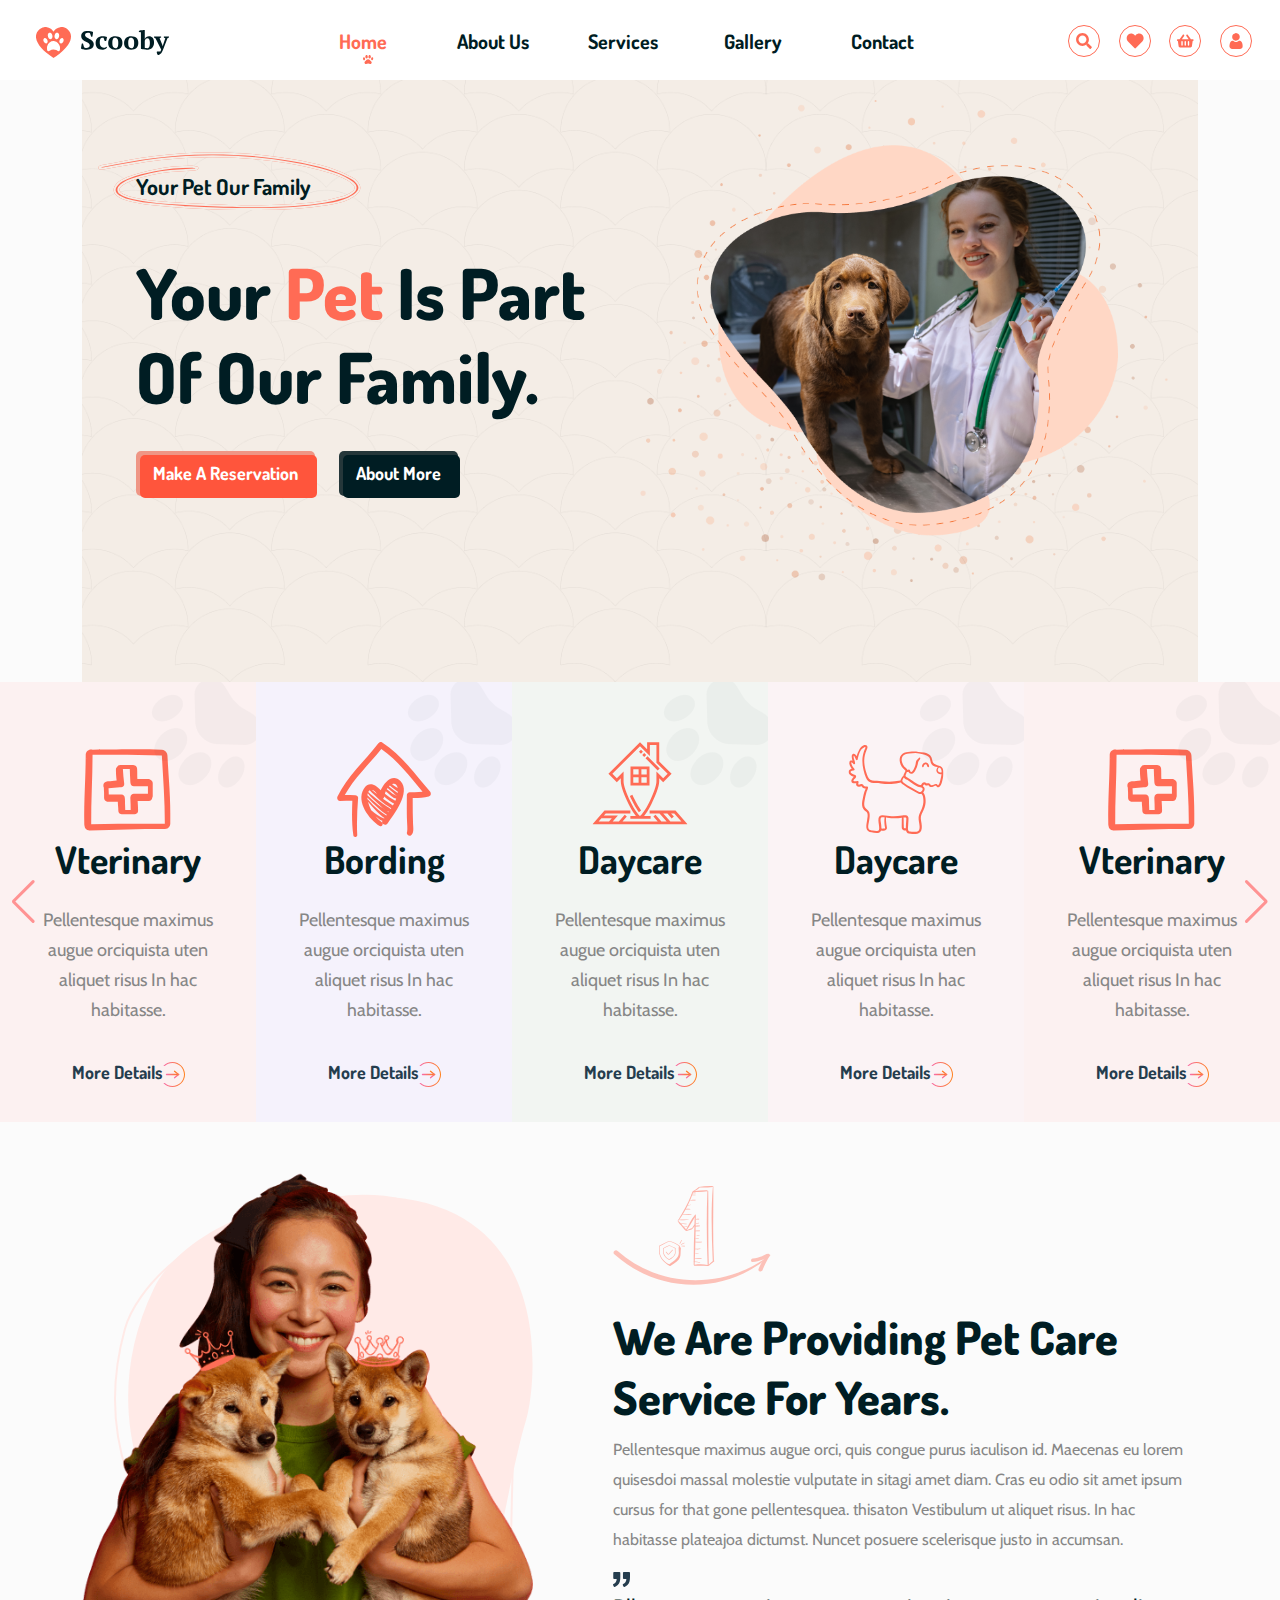
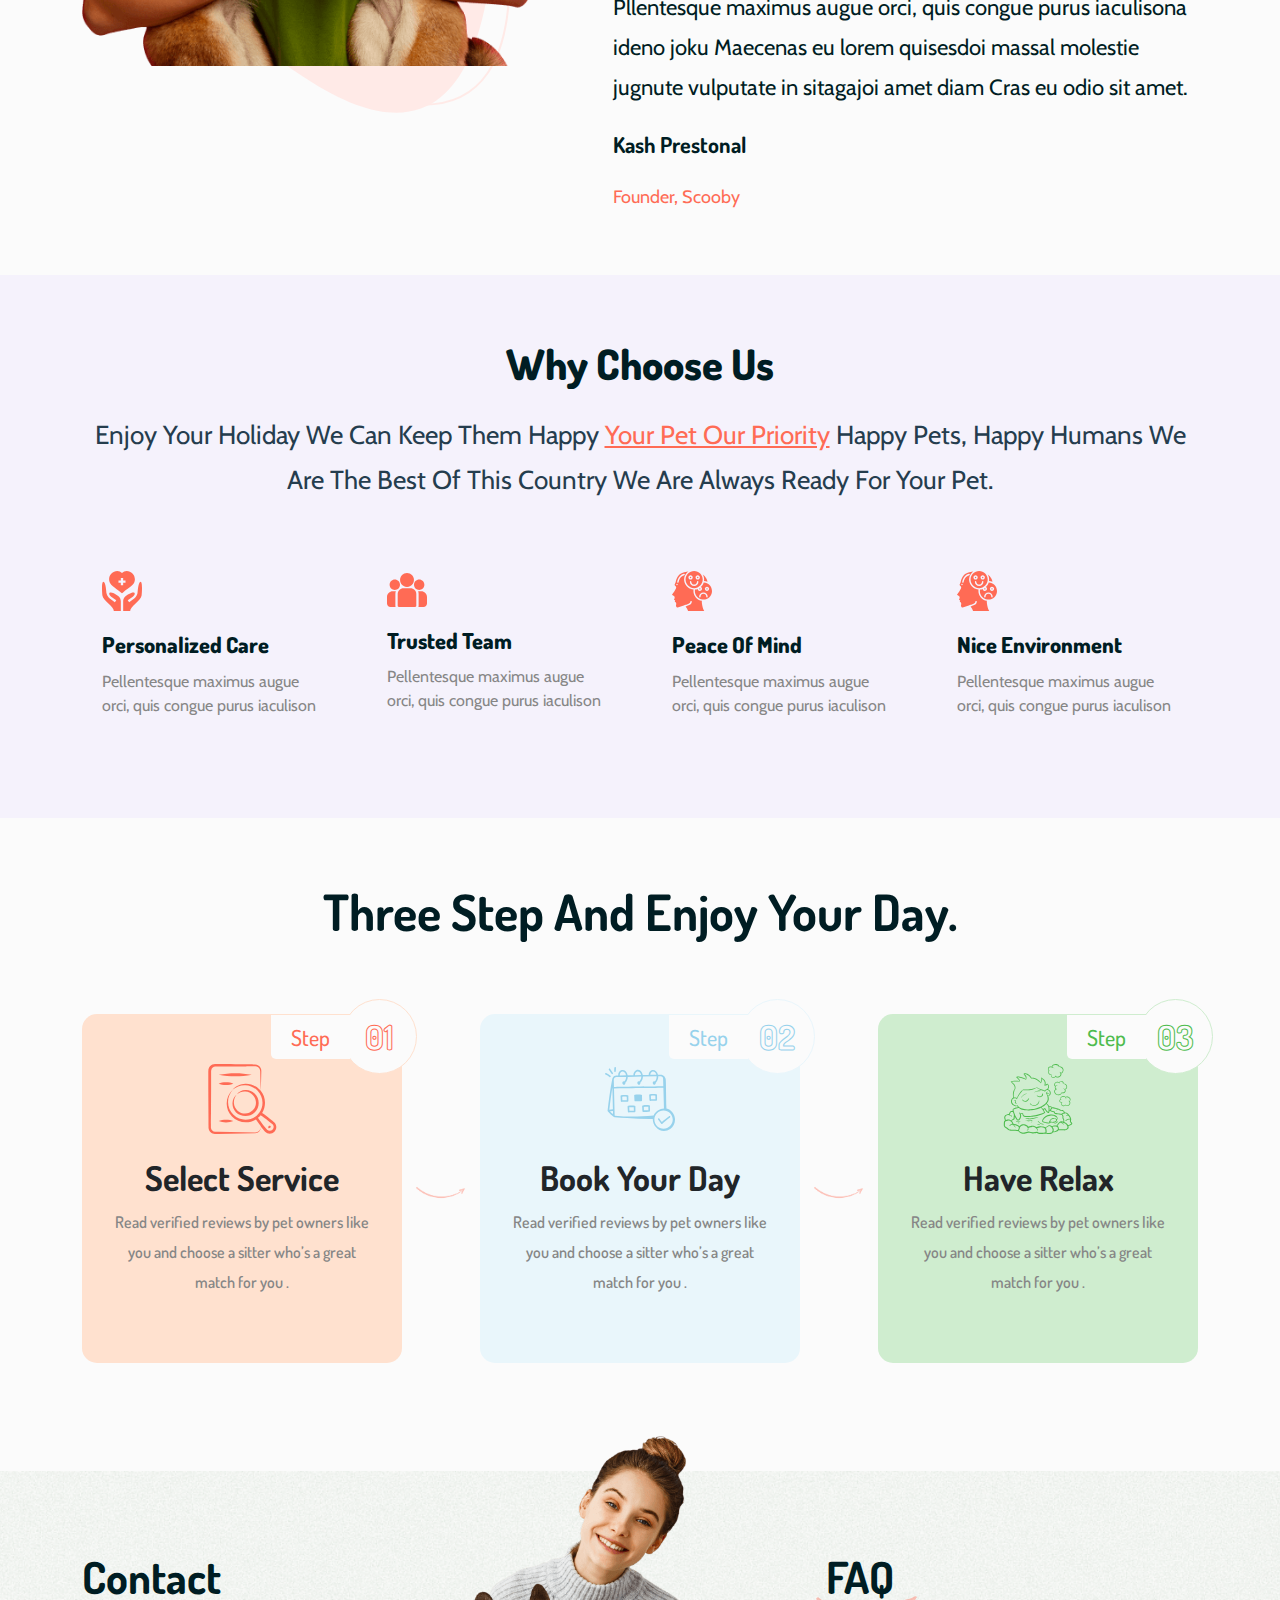
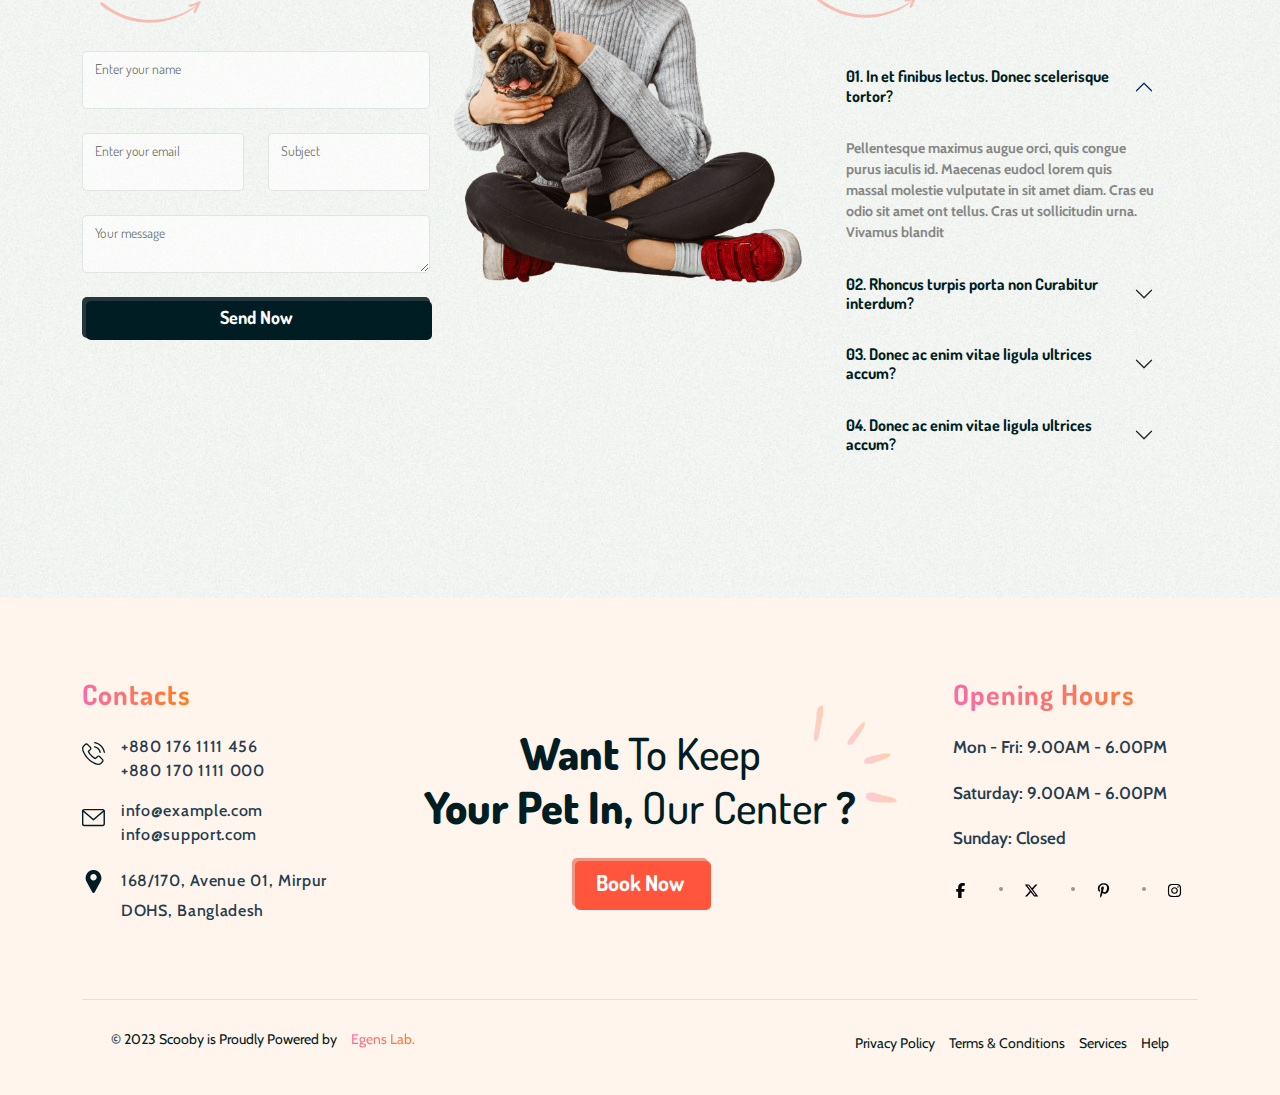
<file: index.html>
<!DOCTYPE html>
<html lang="en">
<head>
    <meta charset="UTF-8">
    <meta name="viewport" content="width=device-width, initial-scale=1.0">
    <title>Home</title>
    <link rel="stylesheet" href="https://cdnjs.cloudflare.com/ajax/libs/font-awesome/6.0.0-beta3/css/all.min.css">
    <link href="https://cdn.jsdelivr.net/npm/bootstrap@5.3.3/dist/css/bootstrap.min.css" rel="stylesheet" integrity="sha384-QWTKZyjpPEjISv5WaRU9OFeRpok6YctnYmDr5pNlyT2bRjXh0JMhjY6hW+ALEwIH" crossorigin="anonymous">
    <link rel="stylesheet" href="https://cdn.jsdelivr.net/npm/swiper@11/swiper-bundle.min.css"/>
    <link rel="stylesheet" href="./assets/css/main.css"/>
</head>
<body>
   <header class="header fixed-top bg-white p-3 w-100" >
        <div class="container-fluid" >
          <div class="row-customized mb-2" >
            <div class="logo p-2">
                <a href="./index.html">
                    <img src="./assets/images/public/logo.svg" alt="logo" title="logo" />
                </a>
            </div>
            <nav class="nav">
          <ul class="row-customized m-0 p-0">
                <li class="active">
                  <a href="./index.html" class="active">Home</a>
                </li>
                <li>
                  <a href="./about.html">About Us</a>
                </li>
                <li>
                  <a href="./services.html">Services</a>
                </li>
                <li>
                    <a href="./gallery.html">Gallery</a>
                </li>
                <li>
                  <a href="./contact.html">Contact</a>
                </li>
              </ul>
            </nav>
            <div class="menu">
              <i class="fa-solid fa-bars" style="color: #000517;"></i>
             </div>
           <div class="header-btns row-customized">
            
              <a class="search-btn" href="#">
                <svg width="18" height="18" viewBox="0 0 15 15" xmlns="http://www.w3.org/2000/svg">
                    <path d="M13.8914 12.3212L11.3164 9.74312C11.1877 9.63999 11.0332 9.56265 10.8787 9.56265H10.4667C11.1619 8.6603 11.5997 7.52593 11.5997 6.26265C11.5997 3.32358 9.1792 0.900146 6.2437 0.900146C3.28245 0.900146 0.887695 3.32358 0.887695 6.26265C0.887695 9.22749 3.28245 11.6251 6.2437 11.6251C7.4797 11.6251 8.6127 11.2126 9.5397 10.4908V10.9291C9.5397 11.0837 9.5912 11.2384 9.71995 11.3673L12.2692 13.9197C12.5267 14.1775 12.9129 14.1775 13.1447 13.9197L13.8657 13.1978C14.1232 12.9658 14.1232 12.5791 13.8914 12.3212ZM6.2437 9.56265C4.41545 9.56265 2.9477 8.09312 2.9477 6.26265C2.9477 4.45796 4.41545 2.96265 6.2437 2.96265C8.0462 2.96265 9.5397 4.45796 9.5397 6.26265C9.5397 8.09312 8.0462 9.56265 6.2437 9.56265Z"></path>
                </svg>
              </a>
              <a class="fav-btn" href="#">
                <svg width="18" height="18" viewBox="0 0 14 13" xmlns="http://www.w3.org/2000/svg">
                    <path d="M12.4147 1.51371C11.0037 0.302997 8.92573 0.534835 7.61736 1.87434L7.12993 2.38954L6.61684 1.87434C5.33413 0.534835 3.23047 0.302997 1.81948 1.51371C0.203258 2.90473 0.126295 5.37767 1.56294 6.87174L6.53988 12.0237C6.84773 12.3586 7.38647 12.3586 7.69433 12.0237L12.6713 6.87174C14.1079 5.37767 14.0309 2.90473 12.4147 1.51371Z"></path>
                    </svg>
              </a>
              <a class="cart-btn" href="#">
                <svg width="18" height="18" viewBox="0 0 16 13" xmlns="http://www.w3.org/2000/svg">
                    <path d="M15.6365 5.46266C15.6365 5.12721 15.3541 4.84336 15.0202 4.84336H13.274L10.5262 1.07601C10.2694 0.688956 9.75576 0.611544 9.39624 0.895386C9.01104 1.15342 8.934 1.6695 9.21648 2.03075L11.2452 4.84336H5.21036L7.2391 2.03075C7.52158 1.6695 7.44454 1.15342 7.05934 0.895386C6.69982 0.611544 6.18621 0.688956 5.92941 1.07601L3.18163 4.84336H1.46105C1.10153 4.84336 0.844727 5.12721 0.844727 5.46266V5.87552C0.844727 6.23677 1.10153 6.49481 1.46105 6.49481H1.66649L2.33418 11.2169C2.41122 11.8362 2.92482 12.2749 3.54115 12.2749H12.9144C13.5308 12.2749 14.0444 11.8362 14.1214 11.2169L14.8148 6.49481H15.0202C15.3541 6.49481 15.6365 6.23677 15.6365 5.87552V5.46266ZM8.85696 10.0041C8.85696 10.3654 8.57447 10.6234 8.24063 10.6234C7.88111 10.6234 7.6243 10.3654 7.6243 10.0041V7.1141C7.6243 6.77865 7.88111 6.49481 8.24063 6.49481C8.57447 6.49481 8.85696 6.77865 8.85696 7.1141V10.0041ZM11.7331 10.0041C11.7331 10.3654 11.4507 10.6234 11.1168 10.6234C10.7573 10.6234 10.5005 10.3654 10.5005 10.0041V7.1141C10.5005 6.77865 10.7573 6.49481 11.1168 6.49481C11.4507 6.49481 11.7331 6.77865 11.7331 7.1141V10.0041ZM5.98077 10.0041C5.98077 10.3654 5.69829 10.6234 5.36445 10.6234C5.00492 10.6234 4.74812 10.3654 4.74812 10.0041V7.1141C4.74812 6.77865 5.00492 6.49481 5.36445 6.49481C5.69829 6.49481 5.98077 6.77865 5.98077 7.1141V10.0041Z"></path>
                </svg>
              </a>
              <a class="auth-btn" href="#">
                <svg width="18" height="18" viewBox="0 0 15 15" xmlns="http://www.w3.org/2000/svg">
                    <g clip-path="url(#clip0_1585_341)">
                    <path d="M6.98716 0.938832C6.28609 1.04711 5.65949 1.38227 5.169 1.90563C4.62972 2.48055 4.3498 3.14571 4.31128 3.94235C4.25735 5.0561 4.80177 6.12086 5.74167 6.73703C6.20391 7.04125 6.64818 7.19594 7.18747 7.23977C8.18643 7.31711 9.03901 7.00258 9.72724 6.29875C10.2742 5.74188 10.5516 5.13344 10.6183 4.35743C10.7108 3.32102 10.3205 2.3568 9.54234 1.68133C9.03901 1.24821 8.57676 1.03164 7.93733 0.938832C7.62916 0.895004 7.26964 0.892426 6.98716 0.938832Z"></path>
                    <path d="M4.65531 7.29655C3.49456 7.4203 2.68821 8.25561 2.31327 9.7303C2.06418 10.7126 1.99998 11.8933 2.15919 12.5405C2.29016 13.0587 2.71902 13.5846 3.21465 13.8373C3.43807 13.9507 3.75907 14.0435 4.02871 14.0744C4.18793 14.0951 5.40004 14.1002 7.71896 14.0951L11.1729 14.0873L11.3912 14.0255C12.2027 13.8037 12.7574 13.2572 12.9603 12.4889C13.0656 12.0893 13.0527 11.1354 12.9295 10.3826C12.6598 8.70678 11.9767 7.70131 10.8956 7.38678C10.6491 7.31459 10.2074 7.26045 10.0764 7.28623C9.95057 7.30944 9.77594 7.40225 9.38047 7.65749C8.95931 7.93077 8.90025 7.9617 8.58438 8.0803C8.21972 8.21694 7.91926 8.27624 7.56745 8.27624C7.20792 8.27624 6.93058 8.22467 6.56592 8.09577C6.2218 7.97202 6.20639 7.96428 5.66711 7.62139C5.38463 7.44092 5.17405 7.32491 5.09187 7.3017C4.94806 7.26561 4.94806 7.26561 4.65531 7.29655Z"></path>
                    </g>
                </svg>
              </a>
            </div>
          </div>
        </div>
      </header>
      <main>
        <section class="scoopy-intro w-100">
          <div class="container">
            <div class="col-lg-12">
              <div class="main-side row-customized">
                <div class="col-lg-6">
                <div class="start-main w-100 p-4">
                  <div class="intro">
                    <p class="text-capitalize fw-bolder mb-5">your pet our family</p>
                    <h1 class="text-capitalize me-2">your <span> pet</span> is part of our family.</h1>
                  </div>
                    <div class="intro-btns row-customized justify-content-start grid gap-4 mt-3 py-3">
                      <a class="first-btn btn btn-outline text-capitalize fw-bold px-3 py-2" href="contact.html">make a reservation</a>
                      <a class="second-btn btn btn-outline text-capitalize fw-bold px-3 py-2 " href="about.html">about more </a>
                      </div>
                </div>
              </div>
                <div class=" col-lg-6 to-delete">
                <div class="end-main w-100 h-100">
                  <img class="img-fluid" src="./assets/images/home/intro-dog-img.png" alt="dog" title="dog"/>
                </div>
                </div>
                </div>
                </div>
          </div>
               <!-- <div class="row">
                <div class="col-lg-1">
                  <div class="start-side w-100">
                  </div>
                </div>
              <div class="col-lg-10">
              <div class="main-side row-customized">
                <div class="col-lg-6">
                <div class="start-main w-100 p-4">
                  <div class="intro">
                    <p class="text-capitalize fw-bolder mb-5">your pet our family</p>
                    <h1 class="text-capitalize me-2">your <span> pet</span> is part of our family.</h1>
                  </div>
                    <div class="intro-btns row-customized justify-content-start grid gap-4 mt-3 py-3">
                      <a class="first-btn btn btn-outline text-capitalize fw-bold px-3 py-2" href="contact.html">make a reservation</a>
                      <a class="second-btn btn btn-outline text-capitalize fw-bold px-3 py-2 " href="about.html">about more </a>
                      </div>
                </div>
              </div>
                <div class=" col-lg-6">
                <div class="end-main w-100 h-100">
                  <img class="img-fluid" src="./assets/images/home/intro-dog-img.png" alt="dog" title="dog"/>
                </div>
                </div>
                </div>
                </div>
                <div class="col-lg-1">
                <div class="end-side w-100">
      
              </div>
            </div>
            </div>-->
          </section>  
        
    <section>
      <div class="swiper">
        <div class="swiper-wrapper">
          <div class="swiper-slide bg-color1">
            <img class="services-card-bg" src="./assets/images/home/services-card-icon.png" alt="services-card-bg"
              title="services-card-bg">
            <img class="service-icon" src="assets/images/home/vaterinary.svg" alt="">
            <h3><a href="./services.html">Vterinary</a></h3>
            <p>Pellentesque maximus augue orciquista uten aliquet risus In hac habitasse.</p>
            <div class="all-services-btn">
              <a href="./services.html">More Details<img src="./assets/images/home/h2-btn-arrow.svg" alt="right-arrow"
                  title="right-arrow" /></a>
            </div>
          </div>
          <div class="swiper-slide bg-color2">

            <img class="services-card-bg" src="./assets/images/home/services-card-icon.png" alt="services-card-icon"
              title="services-card-icon">
            <img class="service-icon" src="assets/images/home/bording.svg" alt="bording" title="bording" />
            <h3><a href="./services.html">Bording</a></h3>
            <p>Pellentesque maximus augue orciquista uten aliquet risus In hac habitasse.</p>
            <div class="all-services-btn">
              <a href="./services.html">More Details<img src="./assets/images/home/h2-btn-arrow.svg" alt="right-arrow"
                  title="right-arrow" /></a>
            </div>
          </div>
          <div class="swiper-slide bg-color3">

            <img class="services-card-bg" src="./assets/images/home/services-card-icon.png" alt="services-card-icon"
              title="services-card-icon">
            <img class="service-icon" src="assets/images/home/daycare.svg" alt="daycare" title="daycare">
            <h3><a href="./services.html">Daycare</a></h3>
            <p>Pellentesque maximus augue orciquista uten aliquet risus In hac habitasse.</p>
            <div class="all-services-btn">
              <a href="./services.html">More Details<img src="./assets/images/home/h2-btn-arrow.svg" alt="right-arrow"
                  title="right-arrow" /></a>
            </div>
          </div>
          <div class="swiper-slide bg-color4">

            <img class="services-card-bg" src="./assets/images/home/services-card-icon.png" alt="services-card-icon"
              title="services-card-icon">
            <img class="service-icon" src="assets/images/home/grooming.svg" alt="grooming" title="grooming">
            <h3><a href="./services.html">Daycare</a></h3>
            <p>Pellentesque maximus augue orciquista uten aliquet risus In hac habitasse.</p>
            <div class="all-services-btn">
              <a href="./services.html">More Details<img src="./assets/images/home/h2-btn-arrow.svg" alt="right-arrow"
                  title="right-arrow" /></a>
            </div>
          </div>
          <div class="swiper-slide bg-color1">

            <img class="services-card-bg" src="./assets/images/home/services-card-icon.png" alt="services-card-bg"
              title="services-card-bg">
            <img class="service-icon" src="assets/images/home/vaterinary.svg" alt="">
            <h3><a href="./services.html">Vterinary</a></h3>
            <p>Pellentesque maximus augue orciquista uten aliquet risus In hac habitasse.</p>
            <div class="all-services-btn">
              <a href="./services.html">More Details<img src="./assets/images/home/h2-btn-arrow.svg" alt="right-arrow"
                  title="right-arrow" /></a>
            </div>
          </div>
          <div class="swiper-slide bg-color2">
            <img class="services-card-bg" src="./assets/images/home/services-card-icon.png" alt="services-card-bg"
              title="services-card-bg">
            <img class="service-icon" src="assets/images/home/bording.svg" alt="bording" title="bording">
            <div class="services-content">
              <h3><a href="./services.html">Vterinary</a></h3>
              <p>Pellentesque maximus augue orciquista uten aliquet risus In hac habitasse.</p>
              <div class="all-services-btn">
                <a href="./services.html">More Details<img src="./assets/images/home/h2-btn-arrow.svg" alt="right-arrow"
                    title="right-arrow" /></a>
              </div>
            </div>
          </div>
        </div>
        <!-- <div class="swiper-pagination"></div> -->

        <div class="swiper-button-prev color1 py-2"></div>
        <div class="swiper-button-next color1 py-2"></div>

        <!-- <div class="swiper-scrollbar"></div> -->
      </div>
    </section>
         <!-- <section class="all-services">
            <div class="swiper">
              <div class="swiper-container">
                <div class="swiper-wrapper">
                    <div class="swiper-slide">
                      <div class="services-card vaterinary-card bg-color1">
                        <img class="services-card-bg" src="./assets/images/home/services-card-icon.png" alt="services-card-bg" title="services-card-bg">
                        <img class="service-icon" src="assets/images/home/vaterinary.svg" alt="vaterinary" title="vaterinary">
                        <div class="services-content">
                        <h3><a href="./services.html">Vaterinary</a></h3>
                        <p>Pellentesque maximus augue orciquista uten aliquet risus In hac habitasse.</p>
                        <div class="all-services-btn">
                        <a href="./services.html">More Details<img src="./assets/images/home/h2-btn-arrow.svg" alt="right-arrow" title="right-arrow"/></a>
                        </div>
                        </div>
                    </div>
                    </div>
                    <div class="swiper-slide">
                      <div class="services-card bording-card bg-color2">
                        <img class="services-card-bg" src="./assets/images/home/services-card-icon.png" alt="services-card-icon" title="services-card-icon">
                        <img class="service-icon" src="assets/images/home/bording.svg" alt="bording" title="bording"/>
                        <div class="services-content">
                        <h3><a href="./services.html">Bording</a></h3>
                        <p>Pellentesque maximus augue orciquista uten aliquet risus In hac habitasse.</p>
                        <div class="all-services-btn">
                        <a href="./services.html">More Details<img src="./assets/images/home/h2-btn-arrow.svg" alt="right-arrow" title="right-arrow"/></a>
                        </div>
                        </div>
                        </div>  
                    </div>
                    <div class="swiper-slide">
                      <div class="services-card daycare-card bg-color3">
                        <img class="services-card-bg" src="./assets/images/home/services-card-icon.png" alt="services-card-icon" title="services-card-icon">
                        <img class="service-icon" src="assets/images/home/daycare.svg" alt="daycare" title="daycare"/>
                        <div class="services-content">
                        <h3><a href="./services.html">Daycare</a></h3>
                        <p>Pellentesque maximus augue orciquista uten aliquet risus In hac habitasse.</p>
                        <div class="all-services-btn">
                        <a href="./services.html">More Details<img src="./assets/images/home/h2-btn-arrow.svg" alt="right-arrow" title="right-arrow"/></a>
                        </div>
                        </div>
                    </div>
                    </div>
                    <div class="swiper-slide">
                      <div class="services-card grooming-card bg-color4">
                        <img class="services-card-bg" src="./assets/images/home/services-card-icon.png" alt="services-card-icon" title="services-card-icon">
                        <img class="service-icon" src="assets/images/home/grooming.svg" alt="grooming" title="grooming"/>
                        <div class="services-content">
                        <h3><a href="./services.html">Daycare</a></h3>
                        <p>Pellentesque maximus augue orciquista uten aliquet risus In hac habitasse.</p>
                        <div class="all-services-btn">
                        <a href="./services.html">More Details<img src="./assets/images/home/h2-btn-arrow.svg" alt="right-arrow" title="right-arrow"/></a>
                        </div>
                        </div>
                        </div> 
                      </div>
                      <div class="swiper-slide">
                        <div class="services-card vaterinary-card bg-color2">
                          <img class="services-card-bg" src="./assets/images/home/services-card-icon.png" alt="services-card-bg" title="services-card-bg">
                          <img class="service-icon" src="assets/images/home/vaterinary.svg" alt="">
                          <div class="services-content">
                          <h3><a href="./services.html">Vaterinary</a></h3>
                          <p>Pellentesque maximus augue orciquista uten aliquet risus In hac habitasse.</p>
                          <div class="all-services-btn">
                          <a href="./services.html">More Details<img src="./assets/images/home/h2-btn-arrow.svg" alt="right-arrow" title="right-arrow"/></a>
                          </div>
                          </div>
                      </div>
                      </div>    

                                          
                </div>
                <div class="swiper-button-next"></div>
                <div class="swiper-button-prev"></div>
                <div class="swiper-pagination"></div>
            </div>
            </div>

        </section>-->
         
        <!-- <section class="all-services">
          <div id="carouselExampleControls" class="carousel slide" data-bs-ride="carousel">
            <div class="carousel-inner">
              <div class="carousel-item active">
                <div class="services-card vaterinary-card">
                  <img class="services-card-bg" src="./assets/images/home/services-card-icon.png" alt="services-card-bg" title="services-card-bg">
                  <img class="service-icon" src="assets/images/home/vaterinary.svg" alt="">
                  <div class="services-content">
                  <h3><a href="./services.html">Vaterinary</a></h3>
                  <p>Pellentesque maximus augue orciquista uten aliquet risus In hac habitasse.</p>
                  <div class="all-services-btn">
                  <a href="./services.html">More Details<img src="./assets/images/home/h2-btn-arrow.svg" alt="right-arrow" title="right-arrow"/></a>
                  </div>
                  </div>
              </div>
              </div>
              <div class="carousel-item">
                <div class="card">
                  <div class="services-card bording-card">
                    <img class="services-card-bg" src="./assets/images/home/services-card-icon.png" alt="services-card-icon" title="services-card-icon">
                    <img class="service-icon" src="assets/images/home/bording.svg" alt="bording" title="bording"/>
                    <div class="services-content">
                    <h3><a href="./services.html">Bording</a></h3>
                    <p>Pellentesque maximus augue orciquista uten aliquet risus In hac habitasse.</p>
                    <div class="all-services-btn">
                    <a href="./services.html">More Details<img src="./assets/images/home/h2-btn-arrow.svg" alt="right-arrow" title="right-arrow"/></a>
                    </div>
                    </div>
                    </div>  
                </div>
          
                </div>
              <div class="carousel-item">
                <div class="services-card daycare-card">
                  <img class="services-card-bg" src="./assets/images/home/services-card-icon.png" alt="services-card-icon" title="services-card-icon">
                  <img class="service-icon" src="assets/images/home/daycare.svg" alt="daycare" title="daycare"/>
                  <div class="services-content">
                  <h3><a href="./services.html">Daycare</a></h3>
                  <p>Pellentesque maximus augue orciquista uten aliquet risus In hac habitasse.</p>
                  <div class="all-services-btn">
                  <a href="./services.html">More Details<img src="./assets/images/home/h2-btn-arrow.svg" alt="right-arrow" title="right-arrow"/></a>
                  </div>
                  </div>
                  </div>
                </div>
              <div class="carousel-item">
                <div class="services-card grooming-card">
                  <img class="services-card-bg" src="./assets/images/home/services-card-icon.png" alt="services-card-icon" title="services-card-icon">
                  <img class="service-icon" src="assets/images/home/grooming.svg" alt="grooming" title="grooming"/>
                  <div class="services-content">
                  <h3><a href="./services.html">Daycare</a></h3>
                  <p>Pellentesque maximus augue orciquista uten aliquet risus In hac habitasse.</p>
                  <div class="all-services-btn">
                  <a href="./services.html">More Details<img src="./assets/images/home/h2-btn-arrow.svg" alt="right-arrow" title="right-arrow"/></a>
                  </div>
                  </div>
                  </div> 
                </div>
            </div>
            <button class="carousel-control-prev" type="button" data-bs-target="#carouselExample" data-bs-slide="prev">
              <span class="carousel-control-prev-icon" aria-hidden="true"></span>
              <span class="visually-hidden">Previous</span>
            </button>
            <button class="carousel-control-next" type="button" data-bs-target="#carouselExample" data-bs-slide="next">
              <span class="carousel-control-next-icon" aria-hidden="true"></span>
              <span class="visually-hidden">Next</span>
            </button>
          </div>

         </section>-->
      <!--<button class="auth-btn" href="#">
        <svg width="15" height="15" viewBox="0 0 15 15" xmlns="http://www.w3.org/2000/svg">
            <g clip-path="url(#clip0_1585_341)">
            <path d="M6.98716 0.938832C6.28609 1.04711 5.65949 1.38227 5.169 1.90563C4.62972 2.48055 4.3498 3.14571 4.31128 3.94235C4.25735 5.0561 4.80177 6.12086 5.74167 6.73703C6.20391 7.04125 6.64818 7.19594 7.18747 7.23977C8.18643 7.31711 9.03901 7.00258 9.72724 6.29875C10.2742 5.74188 10.5516 5.13344 10.6183 4.35743C10.7108 3.32102 10.3205 2.3568 9.54234 1.68133C9.03901 1.24821 8.57676 1.03164 7.93733 0.938832C7.62916 0.895004 7.26964 0.892426 6.98716 0.938832Z"></path>
            <path d="M4.65531 7.29655C3.49456 7.4203 2.68821 8.25561 2.31327 9.7303C2.06418 10.7126 1.99998 11.8933 2.15919 12.5405C2.29016 13.0587 2.71902 13.5846 3.21465 13.8373C3.43807 13.9507 3.75907 14.0435 4.02871 14.0744C4.18793 14.0951 5.40004 14.1002 7.71896 14.0951L11.1729 14.0873L11.3912 14.0255C12.2027 13.8037 12.7574 13.2572 12.9603 12.4889C13.0656 12.0893 13.0527 11.1354 12.9295 10.3826C12.6598 8.70678 11.9767 7.70131 10.8956 7.38678C10.6491 7.31459 10.2074 7.26045 10.0764 7.28623C9.95057 7.30944 9.77594 7.40225 9.38047 7.65749C8.95931 7.93077 8.90025 7.9617 8.58438 8.0803C8.21972 8.21694 7.91926 8.27624 7.56745 8.27624C7.20792 8.27624 6.93058 8.22467 6.56592 8.09577C6.2218 7.97202 6.20639 7.96428 5.66711 7.62139C5.38463 7.44092 5.17405 7.32491 5.09187 7.3017C4.94806 7.26561 4.94806 7.26561 4.65531 7.29655Z"></path>
            </g>
        </svg>
      </button>-->
     <!-- <section class="all-services">
        <div class="col-md-2 col-12">
          <div class="main-card fw-bold d-flex flex-wrap justify-content-center align-items-center text-center p-3 ">
            <img class="services-card-bgt" src="./assets/images/home/h2-services-title-rt.png" alt="back-ground">
            <h2 class="text-capitalize fw-bolder">see our all <span>services.</span></h2>
            <a class="text-capitalize main-card-btn px-4 py-2" href="./contact.html">Book Your Day</a>
            <img class="services-card-bgb" src="./assets/images/home/h2-services-title-lb.png" alt="back-ground"/>
            </div>
        </div>
        <div id="carouselExampleInterval" class="carousel slide" data-bs-ride="carousel">
          <div class="carousel-inner overflow-visible">
            <div class="carousel-item active h-100">
              <div class="row">
                <div class="col-md-2 col-12">
                  <div class="services-card vaterinary-card">
                    <img class="services-card-bg" src="./assets/images/home/services-card-icon.png" alt="services-card-bg" title="services-card-bg">
                    <img class="service-icon" src="assets/images/home/vaterinary.svg" alt="">
                    <div class="services-content">
                    <h3><a href="./services.html">Vaterinary</a></h3>
                    <p>Pellentesque maximus augue orciquista uten aliquet risus In hac habitasse.</p>
                    <div class="all-services-btn">
                    <a href="./services.html">More Details<img src="./assets/images/home/h2-btn-arrow.svg" alt="right-arrow" title="right-arrow"/></a>
                    </div>
                    </div>
                    </div>
                </div>
                <div class="col-md-2 col-12">
                    <div class="services-card bording-card">
                      <img class="services-card-bg" src="./assets/images/home/services-card-icon.png" alt="services-card-icon" title="services-card-icon">
                      <img class="service-icon" src="assets/images/home/bording.svg" alt="bording" title="bording"/>
                      <div class="services-content">
                      <h3><a href="./services.html">Bording</a></h3>
                      <p>Pellentesque maximus augue orciquista uten aliquet risus In hac habitasse.</p>
                      <div class="all-services-btn">
                      <a href="./services.html">More Details<img src="./assets/images/home/h2-btn-arrow.svg" alt="right-arrow" title="right-arrow"/></a>
                      </div>
                      </div>
                      </div>            
                  </div>
                  <div class="col-md-2 col-12">   
               <div class="services-card daycare-card">
                <img class="services-card-bg" src="./assets/images/home/services-card-icon.png" alt="services-card-icon" title="services-card-icon">
                <img class="service-icon" src="assets/images/home/daycare.svg" alt="daycare" title="daycare"/>
                <div class="services-content">
                <h3><a href="./services.html">Daycare</a></h3>
                <p>Pellentesque maximus augue orciquista uten aliquet risus In hac habitasse.</p>
                <div class="all-services-btn">
                <a href="./services.html">More Details<img src="./assets/images/home/h2-btn-arrow.svg" alt="right-arrow" title="right-arrow"/></a>
                </div>
                </div>
                </div>
                  </div>
              </div>
              <div class="col-md-2 col-12">
                <div class="services-card vaterinary-card">
                  <img class="services-card-bg" src="./assets/images/home/services-card-icon.png" alt="services-card-bg" title="services-card-bg">
                  <img class="service-icon" src="assets/images/home/vaterinary.svg" alt="">
                  <div class="services-content">
                  <h3><a href="./services.html">Vaterinary</a></h3>
                  <p>Pellentesque maximus augue orciquista uten aliquet risus In hac habitasse.</p>
                  <div class="all-services-btn">
                  <a href="./services.html">More Details<img src="./assets/images/home/h2-btn-arrow.svg" alt="right-arrow" title="right-arrow"/></a>
                  </div>
                  </div>
                  </div>
              </div>
            </div>

                <div class="carousel-item h-100">
                  <div class="row">
                    <div class="col-md-2 col-12">
                      <div class="services-card grooming-card">
                        <img class="services-card-bg" src="./assets/images/home/services-card-icon.png" alt="services-card-icon" title="services-card-icon">
                        <img class="service-icon" src="assets/images/home/grooming.svg" alt="grooming" title="grooming"/>
                        <div class="services-content">
                        <h3><a href="./services.html">Daycare</a></h3>
                        <p>Pellentesque maximus augue orciquista uten aliquet risus In hac habitasse.</p>
                        <div class="all-services-btn">
                        <a href="./services.html">More Details<img src="./assets/images/home/h2-btn-arrow.svg" alt="right-arrow" title="right-arrow"/></a>
                        </div>
                        </div>
                        </div>  
                    </div>
                  </div>
                    </div>
          <button class="carousel-control-prev" type="button" data-bs-target="#carouselExampleInterval" data-bs-slide="prev">
            <span class="carousel-control-prev-icon" aria-hidden="true"></span>
            <span class="visually-hidden">Previous</span>
          </button>
          <button class="carousel-control-next" type="button" data-bs-target="#carouselExampleInterval" data-bs-slide="next">
            <span class="carousel-control-next-icon" aria-hidden="true"></span>
            <span class="visually-hidden">Next</span>
          </button>
        </div>
        </div>
      </section>-->
      <section class="about-services mt-5 mb-5">
        <div class="container">
          <div class="row justify-content-between ">
            <div class="col-lg-5">
              <div class="start-about-services">
                <div class="bg-img-about">
                  <img class="img-fluid" src="./assets/images/home/services-img-bg.svg" alt="back-ground" title="back-ground"/>
                </div>
                <div class="about-services-img">
                  <img class="img-fluid about-services-img" src="./assets/images/home/services-img.png" alt="services" title="services"/>

                </div>
              </div>
            </div>
            <div class="col-lg-7">
              <div class="end-about-services ps-5 py-3 ms-2">
                <img src="./assets/images/home/section-sl-no.svg" alt="num-1" title="num-1"/>
                <h2 class="text-capitalize">we are providing pet care service for years.</h2>
                <p>Pellentesque maximus augue orci, quis congue purus iaculison id. Maecenas eu lorem quisesdoi massal molestie vulputate in sitagi amet diam. Cras eu odio sit amet ipsum cursus for that gone pellentesquea. thisaton Vestibulum ut aliquet risus. In hac habitasse plateajoa dictumst. Nuncet posuere scelerisque justo in accumsan.</p>
             <div class="author-quat">
              <img class="d-flex flex-wrap" src="./assets/images/home/author-quat-icon.svg" alt="quat-icon" title="quat-icon"/>
              <p>Pllentesque maximus augue orci, quis congue purus iaculisona ideno joku Maecenas eu lorem quisesdoi massal molestie jugnute vulputate in sitagajoi amet diam Cras eu odio sit amet.</p>
              <p class="fw-bold">Kash Prestonal</p>
              <span>Founder, Scooby</span>
            </div>
              </div>
            </div>

          </div>
        </div>
      </section>
      <section class="choose-us mb-3 mt-3 w-100 p-5">
      <div class="container">
        <div class="row flex-column p-5 gap-3">
          <div class="col-lg-12"> 
            <div class="start-choose-us w-100 row-customized flex-column text-capitalize text-center gap-3 mb-3">
              <h2 class="mt-3">why choose us</h2>
              <p>
                enjoy your holiday we can keep them happy <a href="#">your pet our priority</a> happy pets, happy humans we are the best of this country we are always ready for your pet.
              </p>
    
            </div>
          </div>
          <div class="end-choose-us w-100 mb-3">
            <div class="row">
              <div class="col-lg-3  col-sm-6">
                <div class="card d-flex flex-column gap-1">
                  <i class="mb-3"> 
                    <img src="./assets/images/home/care-icon.svg" alt="care-icon" title="care-icon"/>
                  </i>
                  <h3>Personalized care</h3>
                  <p>Pellentesque maximus augue orci, quis congue purus iaculison</p>
                </div>
              </div>
              <div class="col-lg-3  col-sm-6">
                <div class="card d-flex flex-column gap-1">
                  <i class="mb-3"> 
                    <img src="./assets/images/home/team-icon.svg" alt="team-icon" title="team-icon"/>
                  </i>
                  <h3>Trusted Team</h3>
                  <p>Pellentesque maximus augue orci, quis congue purus iaculison</p>
                </div>
              </div>
              <div class="col-lg-3  col-sm-6">
                <div class="card d-flex flex-column gap-1">
                  <i class="mb-3"> 
                    <img src="./assets/images/home/mind-icon.svg" alt="mind-icon" title="mind-icon"/>
                  </i>
                  <h3>Peace of mind</h3>
                  <p>Pellentesque maximus augue orci, quis congue purus iaculison</p>
                </div>
              </div>
              <div class="col-lg-3  col-sm-6">
                <div class="card d-flex flex-column gap-1">
                  <i class="mb-3"> 
                    <img src="./assets/images/home/mind-icon.svg" alt="mind-icon" title="mind-icon"/>
                  </i>
                  <h3>Nice Environment</h3>
                  <p>Pellentesque maximus augue orci, quis congue purus iaculison</p>
                </div>
              </div>

            </div>
            
  
          </div>
        </div>
         
      </div>
    </section>
    <section class="steps">
      <div class="container">
        <h2 class="text-capitalize p-5 mt-2 text-center fw-bolder">three step and enjoy your day.</h2>
            <div class="steps-cards mt-4 pb-5  w-100">
              <div class="row-customized">
              <div class="card step-1  text-center">
                <i>
                  <img src="./assets/images/home/search.svg" alt="search-icon" title="search-icon" class="img-fluid mb-4"/>
                </i>
                <h3 class="text-capitalize fw-bolder">select service</h3>
                <p>Read verified reviews by pet owners like you and choose a sitter who’s a great match for you .</p>
                <div class="step-num1">
                  <span>Step</span>
                  <span class="fw-bolder num">01</span>
                </div>
              </div>
              <div class="steps-arrow">
                <img class="img-fluid" src="./assets/images/home/work-proces-arrow.png" alt="right-arrow" title="right-arrow"/>
              </div>
              <div class="card step-2 text-center">
                <i> 
                  <img src="./assets/images/home/appoinment.svg" alt="appoinment-icon" title="appoinment-icon" class="img-fluid mb-4"/>
                </i>
                <h3 class="text-capitalize fw-bolder">book your day</h3>
                <p>Read verified reviews by pet owners like you and choose a sitter who’s a great match for you .</p>
                <div class="step-num2">
                  <span>Step</span>
                  <span class="fw-bolder num">02</span>
                </div>
              </div>

              <div class="steps-arrow">
                <img class="img-fluid" src="./assets/images/home/work-proces-arrow.png" alt="right-arrow" title="right-arrow"/>
              </div>
              <div class="card step-3 text-center">
                <i>
                  <img src="./assets/images/home/relax.svg" alt="relax-icon" title="relax-icon" class="img-fluid mb-4"/>
                </i>
                <h3 class="text-capitalize fw-bolder">have relax</h3>
                <p>Read verified reviews by pet owners like you and choose a sitter who’s a great match for you .</p>
                <div class="step-num3">
                  <span>Step</span>
                  <span class="fw-bolder num">03</span>
                </div>
              </div>
            </div>
            </div>
      </div>

    </section>

    <section class="faq">
      <div class="container">
        <div class="row justify-content-center align-items-start w-100 p-3">
          <div class="col-lg-4 col-md-6">
          <div class="start-faq mb-5 h-100">
            <div class="title-1">
              <h2 class="text-capitalize fw-bolder mb-5">contact</h2>
            </div>
            <form class="d-flex flex-wrap flex-column justify-content-between h-100 gap-4">
                <div class="name form-floating">
                    <input type="text" class="form-control" id="name"/>
                    <label class="w-100" for="name">Enter your name</label>
                </div>
                <div class="group d-flex gap-4">
                    <div class="email form-floating w-100">
                        <input type="email" class="form-control" id="email"/>
                        <label class="w-100" for="email">Enter your email</label>
                    </div>
                    <div class="subject form-floating w-100">
                        <input type="text" class="form-control" id="subject"/>
                        <label class="w-100" for="subject">Subject</label>
                    </div>
                </div>
                <div class="message form-floating">
                    <textarea class="form-control" id="message"></textarea>
                    <label class="w-100" for="message">Your message</label>
                </div>
                <button class="btn btn-outline text-capitalize fw-bold">send now <i class="bi bi-arrow-right">

                </i></button>
                
            </form>

          </div>
        </div>
        <div class="col-lg-4 col-md-6 mb-5">
          <div class="middle-faq">
            <img  class="img-fluid" src="./assets/images/home/faq-img.png" alt="faq-img" title="faq-img"/>
          </div>
        </div>
        <div class="col-lg-4 col-md-12">
          <div class="end-faq mb-5">
            <div class="title-2">
              <h2 class="text-uppercase fw-bolder mb-5">faq</h2>
            </div>
            <div class="accordion" id="accordionExample">
              <div class="accordion-item">
                <h2 class="accordion-header">
                  <button class="accordion-button" type="button" data-bs-toggle="collapse" data-bs-target="#collapseOne" aria-expanded="true" aria-controls="collapseOne">
                    01. In et finibus lectus. Donec scelerisque tortor?
                  </button>
                </h2>
                <div id="collapseOne" class="accordion-collapse collapse show" data-bs-parent="#accordionExample">
                  <div class="accordion-body">
                    <strong>

                      Pellentesque maximus augue orci, quis congue purus iaculis id. Maecenas eudocl lorem quis massal
                      molestie vulputate in sit amet diam. Cras eu odio sit amet ont tellus. Cras ut sollicitudin urna.
                      Vivamus blandit                  </strong>
                  </div>
                </div>
              </div>
              <div class="accordion-item">
                <h2 class="accordion-header">
                  <button class="accordion-button collapsed" type="button" data-bs-toggle="collapse" data-bs-target="#collapseTwo" aria-expanded="false" aria-controls="collapseTwo">
                    02. Rhoncus turpis porta non Curabitur interdum?
                  </button>
                </h2>
                <div id="collapseTwo" class="accordion-collapse collapse" data-bs-parent="#accordionExample">
                  <div class="accordion-body">
                    <strong>

                      Pellentesque maximus augue orci, quis congue purus iaculis id. Maecenas eudocl lorem quis massal
                      molestie vulputate in sit amet diam. Cras eu odio sit amet ont tellus. Cras ut sollicitudin urna.
                      Vivamus blandit                  </strong> 
                  </div>
                </div>
              </div>
              <div class="accordion-item">
                <h2 class="accordion-header">
                  <button class="accordion-button collapsed" type="button" data-bs-toggle="collapse" data-bs-target="#collapseThree" aria-expanded="false" aria-controls="collapseThree">
                    03. Donec ac enim vitae ligula ultrices accum?
                  </button>
                </h2>
                <div id="collapseThree" class="accordion-collapse collapse" data-bs-parent="#accordionExample">
                  <div class="accordion-body">
                    <strong>

                      Pellentesque maximus augue orci, quis congue purus iaculis id. Maecenas eudocl lorem quis massal
                      molestie vulputate in sit amet diam. Cras eu odio sit amet ont tellus. Cras ut sollicitudin urna.
                      Vivamus blandit                      </strong>
                  </div>
                </div>
              </div>
              <div class="accordion-item">
                <h2 class="accordion-header">
                  <button class="accordion-button collapsed" type="button" data-bs-toggle="collapse" data-bs-target="#collapseTwo" aria-expanded="false" aria-controls="collapseTwo">
                    04. Donec ac enim vitae ligula ultrices accum?
                  </button>
                </h2>
                <div id="collapseTwo" class="accordion-collapse collapse" data-bs-parent="#accordionExample">
                  <div class="accordion-body">
                    <strong>

                      Pellentesque maximus augue orci, quis congue purus iaculis id. Maecenas eudocl lorem quis massal
                      molestie vulputate in sit amet diam. Cras eu odio sit amet ont tellus. Cras ut sollicitudin urna.
                      Vivamus blandit                  </strong> 
                  </div>
                </div>
              </div>
            </div>

          </div>
        </div>
        </div>
      </div>

    </section>
    <div class="auth-modal d-none w-100 h-100">
        <div class="auth-form d-flex flex-wrap flex-column justify-content-center align-items-center col-12 col-sm-10 col-md-8 col-lg-6">
          <i class="close-btn">
            <svg xmlns="http://www.w3.org/2000/svg" width="30px" height="30px" viewBox="0 0 384 512"><!--!Font Awesome Free 6.6.0 by @fontawesome - https://fontawesome.com License - https://fontawesome.com/license/free Copyright 2024 Fonticons, Inc.--><path d="M342.6 150.6c12.5-12.5 12.5-32.8 0-45.3s-32.8-12.5-45.3 0L192 210.7 86.6 105.4c-12.5-12.5-32.8-12.5-45.3 0s-12.5 32.8 0 45.3L146.7 256 41.4 361.4c-12.5 12.5-12.5 32.8 0 45.3s32.8 12.5 45.3 0L192 301.3 297.4 406.6c12.5 12.5 32.8 12.5 45.3 0s12.5-32.8 0-45.3L237.3 256 342.6 150.6z"/></svg>
          </i>
          <h2 class="text-capitalize fw-bolder mb-2 pt-3 text-center">log in</h2>
          <p class="text-capitalize mb-3 text-center signup">new member? <a href="#">signup here</a></p>
          <form class="row flex-column w-100 g-3">
            <div class="email form-floating col-12">
              <div>
                <label class="mb-2">Enter Your Email</label>
                <input type="email" placeholder="Email" class="form-control"id="email"/>
              </div>

            </div>
            <div class="password form-floating col-12">
              <div>
                <label class="mb-2">Enter Your password</label>
                <input type="password" placeholder="Password" class="form-control hide-password" id="password" />
                <svg class="show-password" xmlns="http://www.w3.org/2000/svg" width="15px" height="14px" font-weight="bold" viewBox="0 0 576 512">
                  <path class="eye" fill="#c2c4c7" d="M288 80c-65.2 0-118.8 29.6-159.9 67.7C89.6 183.5 63 226 49.4 256c13.6 30 40.2 72.5 78.6 108.3C169.2 402.4 222.8 432 288 432s118.8-29.6 159.9-67.7C486.4 328.5 513 286 526.6 256c-13.6-30-40.2-72.5-78.6-108.3C406.8 109.6 353.2 80 288 80zM95.4 112.6C142.5 68.8 207.2 32 288 32s145.5 36.8 192.6 80.6c46.8 43.5 78.1 95.4 93 131.1c3.3 7.9 3.3 16.7 0 24.6c-14.9 35.7-46.2 87.7-93 131.1C433.5 443.2 368.8 480 288 480s-145.5-36.8-192.6-80.6C48.6 356 17.3 304 2.5 268.3c-3.3-7.9-3.3-16.7 0-24.6C17.3 208 48.6 156 95.4 112.6zM288 336c44.2 0 80-35.8 80-80s-35.8-80-80-80c-.7 0-1.3 0-2 0c1.3 5.1 2 10.5 2 16c0 35.3-28.7 64-64 64c-5.5 0-10.9-.7-16-2c0 .7 0 1.3 0 2c0 44.2 35.8 80 80 80zm0-208a128 128 0 1 1 0 256 128 128 0 1 1 0-256z"/>
                  <line class="eye-line" x1="0" y1="0" x2="576" y2="512" stroke="#c2c4c7" stroke-width="20" />
              </svg>
              </div>
            
            </div>
            <div class="agreement-form form-floating d-flex flex-wrap justify-content-between align-items-center col-12">
              <div>
                <input type="checkbox" id="agreement">
                <label for="agreement">I agree to the <a href="#">Terms &amp; Policy</a></label>
              </div>
              <div>
                <a href="#" class="forgot-pass">Forgotten Password</a>
                </div>
            </div>
            <div class="auth-btn  col-12">
              <button class="btn btn-outline fw-bold w-100">Log in</button>
            </div>
            </form>
            <div class="mt-1 text-center w-100 col-12">
              <p class="px-5 lh-base" >By clicking the "signup" button, you create a Cobiro account, and you agree to Cobiro's <a href="#" class="fw-bold">Terms &amp; Conditions</a> &amp; <a href="#">Privacy Policy.</a></p>
            </div>
          </div>
        </div>
</main>
<footer class="footer">
  <div class="container">
      <div class="row justify-content-between">
          <div class="col-lg-3">
          <div class="contacts d-flex flex-wrap flex-column justify-content-center align-items-start">
              <h3 class="fw-bold text-capitalize mb-4">contacts</h3>
              <div class="mobile-numbers d-flex flex-wrap justify-content-evenly mb-3">
                  <div class="phone-icon me-3">
                      <img src="./assets/images/public/contact/footer-phone-icon.svg" alt="phone-icon" title="phone-icon"/>
                  </div>
                      <div class="d-flex flex-column align-items-start">
                          <a href="tel:+8801761111456">+880 176 1111 456</a>
                          <a href="tel:+8801701111000">+880 170 1111 000</a>
                      </div>
              </div>
              <div class="email-address d-flex flex-wrap justify-content-evenly mb-3">
                  <div class="email-icon me-3">
                      <img src="./assets/images/public/contact/footer-email-icon.svg" alt="email-icon" title="email-icon"/>
                  </div>
                      <div class="d-flex flex-column align-items-start">
                          <a href="mailto:info@example.com">info@example.com</a>
                          <a href="mailto:info@support.com">info@support.com</a>
                      </div>
              </div>
              <div class="location-address d-flex flex-wrap justify-content-evenly mb-3">
                  <div class="location-icon me-3">
                      <img src="./assets/images/public/contact/footer-location-icon.svg" alt="location-icon" title="location-icon"/>
                  </div>
                      <div class="d-flex flex-column align-items-start">
                          <location>
                              <a href="#">168/170, Avenue 01, Mirpur</a>
                          </location>
                          <location>
                              <a href="#">DOHS, Bangladesh</a>
                          </location>
                      </div>
              </div>
          </div>
      </div>
      <div class="col-lg-6">
          <div class="booking  mt-5 text-center text-capitalize fw-bold">
              <h2 class="fw-bolder" > 
                  want <span> to keep </span> <br> your pet in, <span> our center </span> ?
              </h2>
              <div class="booking-btn px-4 py-2 mt-3">
                  <a href="./contact.html">
                      Book Now 
                  </a>
              </div>
          </div>
      </div>
      <div class="col-lg-3">
          <div class="opening-hours ps-3">
              <h2 class="fw-bold text-capitalize mb-4"> Opening Hours </h2>
              <p>Mon - Fri: 9.00AM - 6.00PM</p>
              <p>Saturday: 9.00AM - 6.00PM</p>
              <p>Sunday: Closed</p>
              <div class="social-icons">
                  <ul class="d-flex flex-wrap justify-content-between ps-0 pe-3 px-4">
                      <li>
                          <a href="https://www.facebook.com/">
                              <i>
                                  <svg xmlns="http://www.w3.org/2000/svg" viewBox="0 0 320 512" height="15px" width="15px"><!--!Font Awesome Free 6.6.0 by @fontawesome - https://fontawesome.com License - https://fontawesome.com/license/free Copyright 2024 Fonticons, Inc.--><path d="M80 299.3V512H196V299.3h86.5l18-97.8H196V166.9c0-51.7 20.3-71.5 72.7-71.5c16.3 0 29.4 .4 37 1.2V7.9C291.4 4 256.4 0 236.2 0C129.3 0 80 50.5 80 159.4v42.1H14v97.8H80z"/></svg>
                              </i>
                          </a>
                      </li>
                      <li class="icon">
                          <a href="https://x.com/?lang=ar">
                              <i>
                                  <svg xmlns="http://www.w3.org/2000/svg" viewBox="0 0 512 512" height="15px" width="15px" ><!--!Font Awesome Free 6.6.0 by @fontawesome - https://fontawesome.com License - https://fontawesome.com/license/free Copyright 2024 Fonticons, Inc.--><path d="M389.2 48h70.6L305.6 224.2 487 464H345L233.7 318.6 106.5 464H35.8L200.7 275.5 26.8 48H172.4L272.9 180.9 389.2 48zM364.4 421.8h39.1L151.1 88h-42L364.4 421.8z"/></svg>
                              </i>
                          </a>
                      </li>
                      <li class="icon">
                          <a href="https://www.pinterest.com/">
                              <i>
                                  <svg xmlns="http://www.w3.org/2000/svg" viewBox="0 0 384 512" height="15px" width="15px"><!--!Font Awesome Free 6.6.0 by @fontawesome - https://fontawesome.com License - https://fontawesome.com/license/free Copyright 2024 Fonticons, Inc.--><path d="M204 6.5C101.4 6.5 0 74.9 0 185.6 0 256 39.6 296 63.6 296c9.9 0 15.6-27.6 15.6-35.4 0-9.3-23.7-29.1-23.7-67.8 0-80.4 61.2-137.4 140.4-137.4 68.1 0 118.5 38.7 118.5 109.8 0 53.1-21.3 152.7-90.3 152.7-24.9 0-46.2-18-46.2-43.8 0-37.8 26.4-74.4 26.4-113.4 0-66.2-93.9-54.2-93.9 25.8 0 16.8 2.1 35.4 9.6 50.7-13.8 59.4-42 147.9-42 209.1 0 18.9 2.7 37.5 4.5 56.4 3.4 3.8 1.7 3.4 6.9 1.5 50.4-69 48.6-82.5 71.4-172.8 12.3 23.4 44.1 36 69.3 36 106.2 0 153.9-103.5 153.9-196.8C384 71.3 298.2 6.5 204 6.5z"/></svg>
                              </i>
                          </a>
                      </li>
                      <li class="icon">
                          <a href="https://www.instagram.com/">
                              <i>
                                  <svg xmlns="http://www.w3.org/2000/svg" viewBox="0 0 448 512" height="15px" width="15px"><!--!Font Awesome Free 6.6.0 by @fontawesome - https://fontawesome.com License - https://fontawesome.com/license/free Copyright 2024 Fonticons, Inc.--><path d="M224.1 141c-63.6 0-114.9 51.3-114.9 114.9s51.3 114.9 114.9 114.9S339 319.5 339 255.9 287.7 141 224.1 141zm0 189.6c-41.1 0-74.7-33.5-74.7-74.7s33.5-74.7 74.7-74.7 74.7 33.5 74.7 74.7-33.6 74.7-74.7 74.7zm146.4-194.3c0 14.9-12 26.8-26.8 26.8-14.9 0-26.8-12-26.8-26.8s12-26.8 26.8-26.8 26.8 12 26.8 26.8zm76.1 27.2c-1.7-35.9-9.9-67.7-36.2-93.9-26.2-26.2-58-34.4-93.9-36.2-37-2.1-147.9-2.1-184.9 0-35.8 1.7-67.6 9.9-93.9 36.1s-34.4 58-36.2 93.9c-2.1 37-2.1 147.9 0 184.9 1.7 35.9 9.9 67.7 36.2 93.9s58 34.4 93.9 36.2c37 2.1 147.9 2.1 184.9 0 35.9-1.7 67.7-9.9 93.9-36.2 26.2-26.2 34.4-58 36.2-93.9 2.1-37 2.1-147.8 0-184.8zM398.8 388c-7.8 19.6-22.9 34.7-42.6 42.6-29.5 11.7-99.5 9-132.1 9s-102.7 2.6-132.1-9c-19.6-7.8-34.7-22.9-42.6-42.6-11.7-29.5-9-99.5-9-132.1s-2.6-102.7 9-132.1c7.8-19.6 22.9-34.7 42.6-42.6 29.5-11.7 99.5-9 132.1-9s102.7-2.6 132.1 9c19.6 7.8 34.7 22.9 42.6 42.6 11.7 29.5 9 99.5 9 132.1s2.7 102.7-9 132.1z"/></svg>
                              </i>
                          </a>
                      </li>
                  </ul>
              </div>
              
          </div>
      </div>
      </div>
      <div class="copyright">
          <div class="row-customized border-top p-4">
              <div class="col-lg-4">
              <div class="copyright-start d-flex flex-wrap justify-content-start grid gap-1">
                  <p>© 2023 Scooby is Proudly Powered by </p>
                  <a href="https://www.egenslab.com/">Egens Lab.</a>

              </div>
          </div>
          <div class="offset-4 col-lg-4 delete-offset ">
              <div class="copyright-end">
                  <ul class="text-capitalize d-flex flex-wrap justify-content-between align-items-center ">
                      <li>
                          <a href="#">
                              privacy policy
                          </a>
                      </li>
                      <li>
                          <a href="#">
                              terms & conditions
                          </a>
                      </li>
                      <li>
                          <a href="#">
                              services
                          </a>
                      </li>
                      <li>
                          <a href="#">
                              help
                          </a>
                      </li>
                  </ul>

              </div>
          </div>
          </div>
      </div>
  </div>


</footer>

      <script src="https://cdn.jsdelivr.net/npm/swiper@11/swiper-bundle.min.js"></script>
      <script>
        const swiper = new Swiper('.swiper', {
          // Optional parameters
          direction: 'horizontal',
          loop: true,
          slidesPerView: 5,
      
          autoplay: {
            delay: 3000,
          },
      
          // If we need pagination
          pagination: {
            el: '.swiper-pagination',
          },
      
          // Navigation arrows
          navigation: {
            nextEl: '.swiper-button-next',
            prevEl: '.swiper-button-prev',
          },
      
          // And if we need scrollbar
          scrollbar: {
            el: '.swiper-scrollbar',
          },
      
          breakpoints: {
            200:{
              slidesPerView: 1, 
            },
            780: {
              slidesPerView: 2, 
            },
            800: {
              slidesPerView: 3, 
            },

            1024: {
              slidesPerView: 5,
            }
          } 
        }); 
      </script>
      
      </script>
      <script src="https://cdn.jsdelivr.net/npm/bootstrap@5.3.3/dist/js/bootstrap.bundle.min.js" integrity="sha384-YvpcrYf0tY3lHB60NNkmXc5s9fDVZLESaAA55NDzOxhy9GkcIdslK1eN7N6jIeHz" crossorigin="anonymous"></script>
      <script src="./assets/js/main.js"></script>
    </body>
</html>
</file>
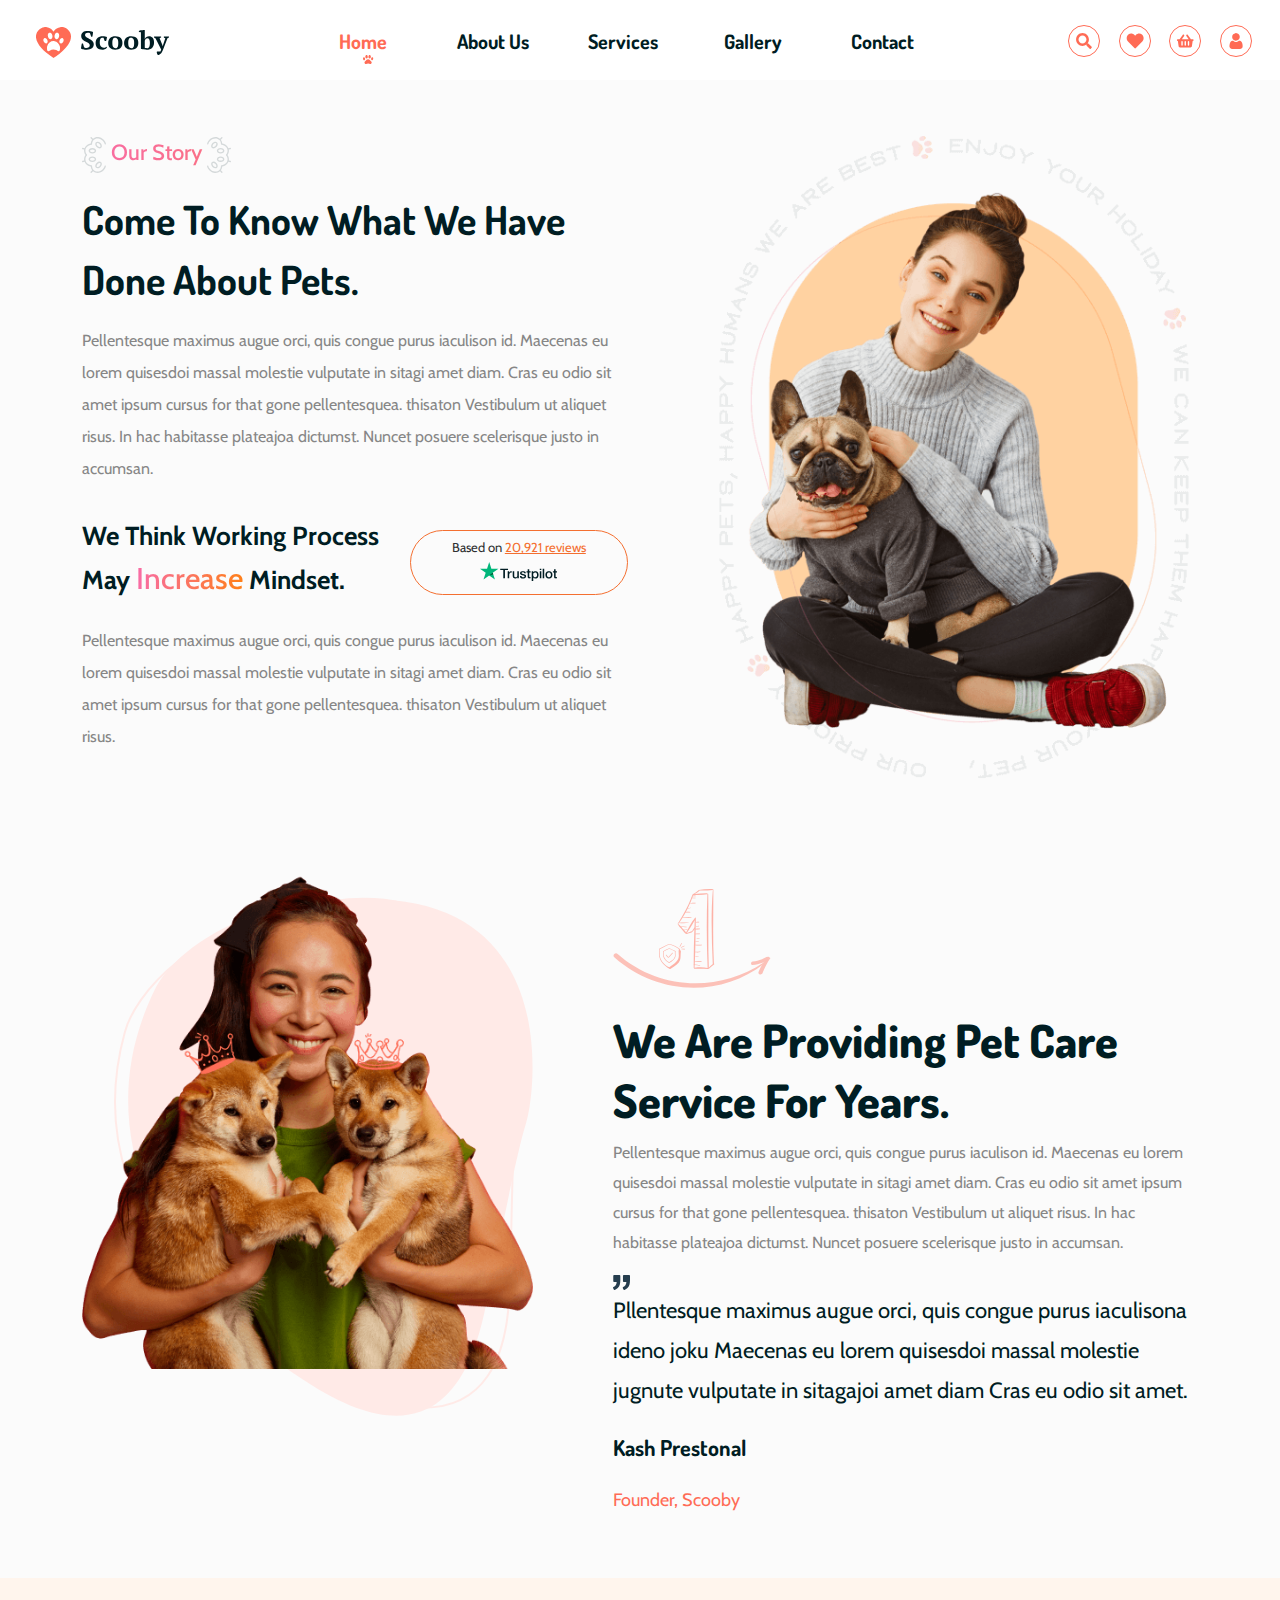
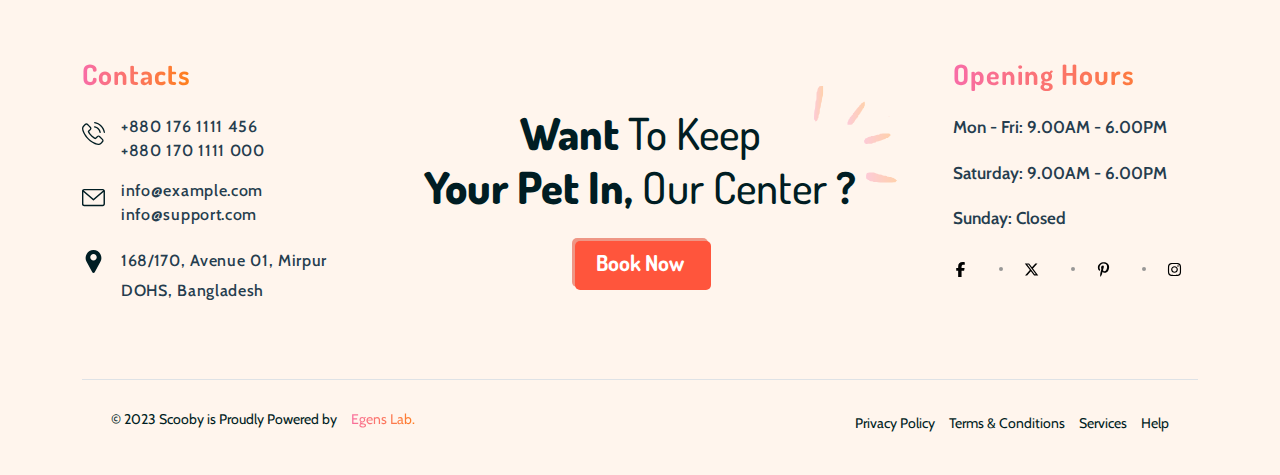
<file: about.html>
<!DOCTYPE html>
<html lang="en">
<head>
    <meta charset="UTF-8">
    <meta name="viewport" content="width=device-width, initial-scale=1.0">
    <title>About</title>
    <link href="https://cdn.jsdelivr.net/npm/bootstrap@5.3.3/dist/css/bootstrap.min.css" rel="stylesheet" integrity="sha384-QWTKZyjpPEjISv5WaRU9OFeRpok6YctnYmDr5pNlyT2bRjXh0JMhjY6hW+ALEwIH" crossorigin="anonymous">
    <link rel="stylesheet" href="./assets/css/main.css"/>
</head>
<body>
    <header class="header fixed-top bg-white p-3 w-100" >
        <div class="container-fluid" >
          <div class="row-customized mb-2" >
            <div class="logo p-2">
                <a href="./index.html">
                    <img src="./assets/images/public/logo.svg" alt="logo" title="logo" />
                </a>
            </div>
            <nav class="nav">
          <ul class="row-customized m-0 p-0">
                <li class="active">
                  <a href="./index.html" class="active">Home</a>
                </li>
                <li>
                  <a href="./about.html">About Us</a>
                </li>
                <li>
                  <a href="./services.html">Services</a>
                </li>
                <li>
                    <a href="./gallery.html">Gallery</a>
                </li>
                <li>
                  <a href="./contact.html">Contact</a>
                </li>
              </ul>
            </nav>
            <div class="menu">
              <i class="fa-solid fa-bars" style="color: #000517;"></i>
             </div>
           <div class="header-btns row-customized">
              <a class="search-btn" href="#">
                <svg width="18" height="18" viewBox="0 0 15 15" xmlns="http://www.w3.org/2000/svg">
                    <path d="M13.8914 12.3212L11.3164 9.74312C11.1877 9.63999 11.0332 9.56265 10.8787 9.56265H10.4667C11.1619 8.6603 11.5997 7.52593 11.5997 6.26265C11.5997 3.32358 9.1792 0.900146 6.2437 0.900146C3.28245 0.900146 0.887695 3.32358 0.887695 6.26265C0.887695 9.22749 3.28245 11.6251 6.2437 11.6251C7.4797 11.6251 8.6127 11.2126 9.5397 10.4908V10.9291C9.5397 11.0837 9.5912 11.2384 9.71995 11.3673L12.2692 13.9197C12.5267 14.1775 12.9129 14.1775 13.1447 13.9197L13.8657 13.1978C14.1232 12.9658 14.1232 12.5791 13.8914 12.3212ZM6.2437 9.56265C4.41545 9.56265 2.9477 8.09312 2.9477 6.26265C2.9477 4.45796 4.41545 2.96265 6.2437 2.96265C8.0462 2.96265 9.5397 4.45796 9.5397 6.26265C9.5397 8.09312 8.0462 9.56265 6.2437 9.56265Z"></path>
                </svg>
              </a>
              <a class="fav-btn" href="#">
                <svg width="18" height="18" viewBox="0 0 14 13" xmlns="http://www.w3.org/2000/svg">
                    <path d="M12.4147 1.51371C11.0037 0.302997 8.92573 0.534835 7.61736 1.87434L7.12993 2.38954L6.61684 1.87434C5.33413 0.534835 3.23047 0.302997 1.81948 1.51371C0.203258 2.90473 0.126295 5.37767 1.56294 6.87174L6.53988 12.0237C6.84773 12.3586 7.38647 12.3586 7.69433 12.0237L12.6713 6.87174C14.1079 5.37767 14.0309 2.90473 12.4147 1.51371Z"></path>
                    </svg>
              </a>
              <a class="cart-btn" href="#">
                <svg width="18" height="18" viewBox="0 0 16 13" xmlns="http://www.w3.org/2000/svg">
                    <path d="M15.6365 5.46266C15.6365 5.12721 15.3541 4.84336 15.0202 4.84336H13.274L10.5262 1.07601C10.2694 0.688956 9.75576 0.611544 9.39624 0.895386C9.01104 1.15342 8.934 1.6695 9.21648 2.03075L11.2452 4.84336H5.21036L7.2391 2.03075C7.52158 1.6695 7.44454 1.15342 7.05934 0.895386C6.69982 0.611544 6.18621 0.688956 5.92941 1.07601L3.18163 4.84336H1.46105C1.10153 4.84336 0.844727 5.12721 0.844727 5.46266V5.87552C0.844727 6.23677 1.10153 6.49481 1.46105 6.49481H1.66649L2.33418 11.2169C2.41122 11.8362 2.92482 12.2749 3.54115 12.2749H12.9144C13.5308 12.2749 14.0444 11.8362 14.1214 11.2169L14.8148 6.49481H15.0202C15.3541 6.49481 15.6365 6.23677 15.6365 5.87552V5.46266ZM8.85696 10.0041C8.85696 10.3654 8.57447 10.6234 8.24063 10.6234C7.88111 10.6234 7.6243 10.3654 7.6243 10.0041V7.1141C7.6243 6.77865 7.88111 6.49481 8.24063 6.49481C8.57447 6.49481 8.85696 6.77865 8.85696 7.1141V10.0041ZM11.7331 10.0041C11.7331 10.3654 11.4507 10.6234 11.1168 10.6234C10.7573 10.6234 10.5005 10.3654 10.5005 10.0041V7.1141C10.5005 6.77865 10.7573 6.49481 11.1168 6.49481C11.4507 6.49481 11.7331 6.77865 11.7331 7.1141V10.0041ZM5.98077 10.0041C5.98077 10.3654 5.69829 10.6234 5.36445 10.6234C5.00492 10.6234 4.74812 10.3654 4.74812 10.0041V7.1141C4.74812 6.77865 5.00492 6.49481 5.36445 6.49481C5.69829 6.49481 5.98077 6.77865 5.98077 7.1141V10.0041Z"></path>
                </svg>
              </a>
              <a class="auth-btn" href="#">
                <svg width="18" height="18" viewBox="0 0 15 15" xmlns="http://www.w3.org/2000/svg">
                    <g clip-path="url(#clip0_1585_341)">
                    <path d="M6.98716 0.938832C6.28609 1.04711 5.65949 1.38227 5.169 1.90563C4.62972 2.48055 4.3498 3.14571 4.31128 3.94235C4.25735 5.0561 4.80177 6.12086 5.74167 6.73703C6.20391 7.04125 6.64818 7.19594 7.18747 7.23977C8.18643 7.31711 9.03901 7.00258 9.72724 6.29875C10.2742 5.74188 10.5516 5.13344 10.6183 4.35743C10.7108 3.32102 10.3205 2.3568 9.54234 1.68133C9.03901 1.24821 8.57676 1.03164 7.93733 0.938832C7.62916 0.895004 7.26964 0.892426 6.98716 0.938832Z"></path>
                    <path d="M4.65531 7.29655C3.49456 7.4203 2.68821 8.25561 2.31327 9.7303C2.06418 10.7126 1.99998 11.8933 2.15919 12.5405C2.29016 13.0587 2.71902 13.5846 3.21465 13.8373C3.43807 13.9507 3.75907 14.0435 4.02871 14.0744C4.18793 14.0951 5.40004 14.1002 7.71896 14.0951L11.1729 14.0873L11.3912 14.0255C12.2027 13.8037 12.7574 13.2572 12.9603 12.4889C13.0656 12.0893 13.0527 11.1354 12.9295 10.3826C12.6598 8.70678 11.9767 7.70131 10.8956 7.38678C10.6491 7.31459 10.2074 7.26045 10.0764 7.28623C9.95057 7.30944 9.77594 7.40225 9.38047 7.65749C8.95931 7.93077 8.90025 7.9617 8.58438 8.0803C8.21972 8.21694 7.91926 8.27624 7.56745 8.27624C7.20792 8.27624 6.93058 8.22467 6.56592 8.09577C6.2218 7.97202 6.20639 7.96428 5.66711 7.62139C5.38463 7.44092 5.17405 7.32491 5.09187 7.3017C4.94806 7.26561 4.94806 7.26561 4.65531 7.29655Z"></path>
                    </g>
                </svg>
              </a>
            </div>
          </div>
        </div>
      </header>
      <main>
        <section class="our-story pt-5 mt-5">
            <div class="container">
                <div class="row justify-content-between">
                    <div class="start-our-story col-lg-6 mb-3">
                        <span class="text-capitalize d-block mb-3">
                            <img src="./assets/images/about/story-title1.svg" alt="story-title" title="story-title"/>
                            our story 
                            <img src="./assets/images/about/story-title2.svg" alt="story-title" title="story-title"/>
                        </span>
                        <h2 class="text-capitalize fw-bolder lh-base mb-3">come to know what we have done about pets.</h2>
                        <p class="lh-lg">Pellentesque maximus augue orci, quis congue purus iaculison id. Maecenas eu lorem quisesdoi massal molestie vulputate in sitagi amet diam. Cras eu odio sit amet ipsum cursus for that gone pellentesquea. thisaton Vestibulum ut aliquet risus. In hac habitasse plateajoa dictumst. Nuncet posuere scelerisque justo in accumsan.</p>
                        <div class="trustpilot-section d-flex flex-wrap justify-content-between align-items-center w-100 py-3 lh-sm col-12">
                            <div class="trustpilot-title col-md-8">
                                <h3 class="text-capitalize fw-bold lh-base">we think working process may <span>increase</span> mindset.</h3>
                            </div>
                            <div class="trustpilot col-md-4">
                                <p class="mb-0"> Based on 
                                    <a class="text-decoration-underline">20,921 reviews</a>
                                </p>
                                <img src="./assets/images/about/trustpilot.svg" alt="trustpilot" title="trustpilot" />
                            </div>
                        </div>
                        <p class="lh-lg">Pellentesque maximus augue orci, quis congue purus iaculison id. Maecenas eu lorem quisesdoi massal molestie vulputate in sitagi amet diam. Cras eu odio sit amet ipsum cursus for that gone pellentesquea. thisaton Vestibulum ut aliquet risus.</p>
                    </div>
                    <div class="end-our-story col-lg-6">
                        <img class="img-fluid" src="./assets/images/about/story-img1.png" alt="story-image" title="story-image"/>
            
                    </div>
                </div>
            </div>
    
    
        </section>
        <section class="about-services mt-5 mb-5">
            <div class="container">
              <div class="row justify-content-between ">
                <div class="col-lg-5">
                  <div class="start-about-services">
                    <div class="bg-img-about">
                      <img class="img-fluid" src="./assets/images/home/services-img-bg.svg" alt="back-ground" title="back-ground"/>
                    </div>
                    <div class="about-services-img">
                      <img class="img-fluid about-services-img" src="./assets/images/home/services-img.png" alt="services" title="services"/>
    
                    </div>
                  </div>
                </div>
                <div class="col-lg-7">
                  <div class="end-about-services ps-5 py-3 ms-2">
                    <img src="./assets/images/home/section-sl-no.svg" alt="num-1" title="num-1"/>
                    <h2 class="text-capitalize">we are providing pet care service for years.</h2>
                    <p>Pellentesque maximus augue orci, quis congue purus iaculison id. Maecenas eu lorem quisesdoi massal molestie vulputate in sitagi amet diam. Cras eu odio sit amet ipsum cursus for that gone pellentesquea. thisaton Vestibulum ut aliquet risus. In hac habitasse plateajoa dictumst. Nuncet posuere scelerisque justo in accumsan.</p>
                 <div class="author-quat">
                  <img class="d-flex flex-wrap" src="./assets/images/home/author-quat-icon.svg" alt="quat-icon" title="quat-icon"/>
                  <p>Pllentesque maximus augue orci, quis congue purus iaculisona ideno joku Maecenas eu lorem quisesdoi massal molestie jugnute vulputate in sitagajoi amet diam Cras eu odio sit amet.</p>
                  <p class="fw-bold">Kash Prestonal</p>
                  <span>Founder, Scooby</span>
                </div>
                  </div>
                </div>
    
              </div>
            </div>
          </section>
          <div class="auth-modal d-none w-100 h-100">
            <div class="auth-form d-flex flex-wrap flex-column justify-content-center align-items-center col-12 col-sm-10 col-md-8 col-lg-6">
              <i class="close-btn">
                <svg xmlns="http://www.w3.org/2000/svg" width="30px" height="30px" viewBox="0 0 384 512"><!--!Font Awesome Free 6.6.0 by @fontawesome - https://fontawesome.com License - https://fontawesome.com/license/free Copyright 2024 Fonticons, Inc.--><path d="M342.6 150.6c12.5-12.5 12.5-32.8 0-45.3s-32.8-12.5-45.3 0L192 210.7 86.6 105.4c-12.5-12.5-32.8-12.5-45.3 0s-12.5 32.8 0 45.3L146.7 256 41.4 361.4c-12.5 12.5-12.5 32.8 0 45.3s32.8 12.5 45.3 0L192 301.3 297.4 406.6c12.5 12.5 32.8 12.5 45.3 0s12.5-32.8 0-45.3L237.3 256 342.6 150.6z"/></svg>
              </i>
              <h2 class="text-capitalize fw-bolder mb-2 pt-3 text-center">log in</h2>
              <p class="text-capitalize mb-3 text-center signup">new member? <a href="#">signup here</a></p>
              <form class="row flex-column w-100 g-3">
                <div class="email form-floating col-12">
                  <div>
                    <label class="mb-2">Enter Your Email</label>
                    <input type="email" placeholder="Email" class="form-control"id="email"/>
                  </div>
    
                </div>
                <div class="password form-floating col-12">
                  <div>
                    <label class="mb-2">Enter Your password</label>
                    <input type="password" placeholder="Password" class="form-control hide-password" id="password" />
                    <svg class="show-password" xmlns="http://www.w3.org/2000/svg" width="15px" height="14px" font-weight="bold" viewBox="0 0 576 512">
                      <path class="eye" fill="#c2c4c7" d="M288 80c-65.2 0-118.8 29.6-159.9 67.7C89.6 183.5 63 226 49.4 256c13.6 30 40.2 72.5 78.6 108.3C169.2 402.4 222.8 432 288 432s118.8-29.6 159.9-67.7C486.4 328.5 513 286 526.6 256c-13.6-30-40.2-72.5-78.6-108.3C406.8 109.6 353.2 80 288 80zM95.4 112.6C142.5 68.8 207.2 32 288 32s145.5 36.8 192.6 80.6c46.8 43.5 78.1 95.4 93 131.1c3.3 7.9 3.3 16.7 0 24.6c-14.9 35.7-46.2 87.7-93 131.1C433.5 443.2 368.8 480 288 480s-145.5-36.8-192.6-80.6C48.6 356 17.3 304 2.5 268.3c-3.3-7.9-3.3-16.7 0-24.6C17.3 208 48.6 156 95.4 112.6zM288 336c44.2 0 80-35.8 80-80s-35.8-80-80-80c-.7 0-1.3 0-2 0c1.3 5.1 2 10.5 2 16c0 35.3-28.7 64-64 64c-5.5 0-10.9-.7-16-2c0 .7 0 1.3 0 2c0 44.2 35.8 80 80 80zm0-208a128 128 0 1 1 0 256 128 128 0 1 1 0-256z"/>
                      <line class="eye-line" x1="0" y1="0" x2="576" y2="512" stroke="#c2c4c7" stroke-width="20" />
                  </svg>
                  </div>
                
                </div>
                <div class="agreement-form form-floating d-flex flex-wrap justify-content-between align-items-center col-12">
                  <div>
                    <input type="checkbox" id="agreement">
                    <label for="agreement">I agree to the <a href="#">Terms &amp; Policy</a></label>
                  </div>
                  <div>
                    <a href="#" class="forgot-pass">Forgotten Password</a>
                    </div>
                </div>
                <div class="auth-btn  col-12">
                  <button class="btn btn-outline fw-bold w-100">Log in</button>
                </div>
                </form>
                <div class="mt-1 text-center w-100 col-12">
                  <p class="px-5 lh-base" >By clicking the "signup" button, you create a Cobiro account, and you agree to Cobiro's <a href="#" class="fw-bold">Terms &amp; Conditions</a> &amp; <a href="#">Privacy Policy.</a></p>
                </div>
              </div>
            </div>
      </main>
        <footer class="footer">
            <div class="container">
                <div class="row justify-content-between">
                    <div class="col-lg-3">
                    <div class="contacts d-flex flex-wrap flex-column justify-content-center align-items-start">
                        <h3 class="fw-bold text-capitalize mb-4">contacts</h3>
                        <div class="mobile-numbers d-flex flex-wrap justify-content-evenly mb-3">
                            <div class="phone-icon me-3">
                                <img src="./assets/images/public/contact/footer-phone-icon.svg" alt="phone-icon" title="phone-icon"/>
                            </div>
                                <div class="d-flex flex-column align-items-start">
                                    <a href="tel:+8801761111456">+880 176 1111 456</a>
                                    <a href="tel:+8801701111000">+880 170 1111 000</a>
                                </div>
                        </div>
                        <div class="email-address d-flex flex-wrap justify-content-evenly mb-3">
                            <div class="email-icon me-3">
                                <img src="./assets/images/public/contact/footer-email-icon.svg" alt="email-icon" title="email-icon"/>
                            </div>
                                <div class="d-flex flex-column align-items-start">
                                    <a href="mailto:info@example.com">info@example.com</a>
                                    <a href="mailto:info@support.com">info@support.com</a>
                                </div>
                        </div>
                        <div class="location-address d-flex flex-wrap justify-content-evenly mb-3">
                            <div class="location-icon me-3">
                                <img src="./assets/images/public/contact/footer-location-icon.svg" alt="location-icon" title="location-icon"/>
                            </div>
                                <div class="d-flex flex-column align-items-start">
                                    <location>
                                        <a href="#">168/170, Avenue 01, Mirpur</a>
                                    </location>
                                    <location>
                                        <a href="#">DOHS, Bangladesh</a>
                                    </location>
                                </div>
                        </div>
                    </div>
                </div>
                <div class="col-lg-6">
                    <div class="booking  mt-5 text-center text-capitalize fw-bold">
                        <h2 class="fw-bolder" > 
                            want <span> to keep </span> <br> your pet in, <span> our center </span> ?
                        </h2>
                        <div class="booking-btn px-4 py-2 mt-3">
                            <a href="./contact.html">
                                Book Now 
                            </a>
                        </div>
                    </div>
                </div>
                <div class="col-lg-3">
                    <div class="opening-hours ps-3">
                        <h2 class="fw-bold text-capitalize mb-4"> Opening Hours </h2>
                        <p>Mon - Fri: 9.00AM - 6.00PM</p>
                        <p>Saturday: 9.00AM - 6.00PM</p>
                        <p>Sunday: Closed</p>
                        <div class="social-icons">
                            <ul class="d-flex flex-wrap justify-content-between ps-0 pe-3 px-4">
                                <li>
                                    <a href="https://www.facebook.com/">
                                        <i>
                                            <svg xmlns="http://www.w3.org/2000/svg" viewBox="0 0 320 512" height="15px" width="15px"><!--!Font Awesome Free 6.6.0 by @fontawesome - https://fontawesome.com License - https://fontawesome.com/license/free Copyright 2024 Fonticons, Inc.--><path d="M80 299.3V512H196V299.3h86.5l18-97.8H196V166.9c0-51.7 20.3-71.5 72.7-71.5c16.3 0 29.4 .4 37 1.2V7.9C291.4 4 256.4 0 236.2 0C129.3 0 80 50.5 80 159.4v42.1H14v97.8H80z"/></svg>
                                        </i>
                                    </a>
                                </li>
                                <li class="icon">
                                    <a href="https://x.com/?lang=ar">
                                        <i>
                                            <svg xmlns="http://www.w3.org/2000/svg" viewBox="0 0 512 512" height="15px" width="15px" ><!--!Font Awesome Free 6.6.0 by @fontawesome - https://fontawesome.com License - https://fontawesome.com/license/free Copyright 2024 Fonticons, Inc.--><path d="M389.2 48h70.6L305.6 224.2 487 464H345L233.7 318.6 106.5 464H35.8L200.7 275.5 26.8 48H172.4L272.9 180.9 389.2 48zM364.4 421.8h39.1L151.1 88h-42L364.4 421.8z"/></svg>
                                        </i>
                                    </a>
                                </li>
                                <li class="icon">
                                    <a href="https://www.pinterest.com/">
                                        <i>
                                            <svg xmlns="http://www.w3.org/2000/svg" viewBox="0 0 384 512" height="15px" width="15px"><!--!Font Awesome Free 6.6.0 by @fontawesome - https://fontawesome.com License - https://fontawesome.com/license/free Copyright 2024 Fonticons, Inc.--><path d="M204 6.5C101.4 6.5 0 74.9 0 185.6 0 256 39.6 296 63.6 296c9.9 0 15.6-27.6 15.6-35.4 0-9.3-23.7-29.1-23.7-67.8 0-80.4 61.2-137.4 140.4-137.4 68.1 0 118.5 38.7 118.5 109.8 0 53.1-21.3 152.7-90.3 152.7-24.9 0-46.2-18-46.2-43.8 0-37.8 26.4-74.4 26.4-113.4 0-66.2-93.9-54.2-93.9 25.8 0 16.8 2.1 35.4 9.6 50.7-13.8 59.4-42 147.9-42 209.1 0 18.9 2.7 37.5 4.5 56.4 3.4 3.8 1.7 3.4 6.9 1.5 50.4-69 48.6-82.5 71.4-172.8 12.3 23.4 44.1 36 69.3 36 106.2 0 153.9-103.5 153.9-196.8C384 71.3 298.2 6.5 204 6.5z"/></svg>
                                        </i>
                                    </a>
                                </li>
                                <li class="icon">
                                    <a href="https://www.instagram.com/">
                                        <i>
                                            <svg xmlns="http://www.w3.org/2000/svg" viewBox="0 0 448 512" height="15px" width="15px"><!--!Font Awesome Free 6.6.0 by @fontawesome - https://fontawesome.com License - https://fontawesome.com/license/free Copyright 2024 Fonticons, Inc.--><path d="M224.1 141c-63.6 0-114.9 51.3-114.9 114.9s51.3 114.9 114.9 114.9S339 319.5 339 255.9 287.7 141 224.1 141zm0 189.6c-41.1 0-74.7-33.5-74.7-74.7s33.5-74.7 74.7-74.7 74.7 33.5 74.7 74.7-33.6 74.7-74.7 74.7zm146.4-194.3c0 14.9-12 26.8-26.8 26.8-14.9 0-26.8-12-26.8-26.8s12-26.8 26.8-26.8 26.8 12 26.8 26.8zm76.1 27.2c-1.7-35.9-9.9-67.7-36.2-93.9-26.2-26.2-58-34.4-93.9-36.2-37-2.1-147.9-2.1-184.9 0-35.8 1.7-67.6 9.9-93.9 36.1s-34.4 58-36.2 93.9c-2.1 37-2.1 147.9 0 184.9 1.7 35.9 9.9 67.7 36.2 93.9s58 34.4 93.9 36.2c37 2.1 147.9 2.1 184.9 0 35.9-1.7 67.7-9.9 93.9-36.2 26.2-26.2 34.4-58 36.2-93.9 2.1-37 2.1-147.8 0-184.8zM398.8 388c-7.8 19.6-22.9 34.7-42.6 42.6-29.5 11.7-99.5 9-132.1 9s-102.7 2.6-132.1-9c-19.6-7.8-34.7-22.9-42.6-42.6-11.7-29.5-9-99.5-9-132.1s-2.6-102.7 9-132.1c7.8-19.6 22.9-34.7 42.6-42.6 29.5-11.7 99.5-9 132.1-9s102.7-2.6 132.1 9c19.6 7.8 34.7 22.9 42.6 42.6 11.7 29.5 9 99.5 9 132.1s2.7 102.7-9 132.1z"/></svg>
                                        </i>
                                    </a>
                                </li>
                            </ul>
                        </div>
                        
                    </div>
                </div>
                </div>
                <div class="copyright">
                    <div class="row-customized border-top p-4">
                        <div class="col-lg-4">
                        <div class="copyright-start d-flex flex-wrap justify-content-start grid gap-1">
                            <p>© 2023 Scooby is Proudly Powered by </p>
                            <a href="https://www.egenslab.com/">Egens Lab.</a>
          
                        </div>
                    </div>
                    <div class="offset-4 col-lg-4 delete-offset ">
                        <div class="copyright-end">
                            <ul class="text-capitalize d-flex flex-wrap justify-content-between align-items-center ">
                                <li>
                                    <a href="#">
                                        privacy policy
                                    </a>
                                </li>
                                <li>
                                    <a href="#">
                                        terms & conditions
                                    </a>
                                </li>
                                <li>
                                    <a href="#">
                                        services
                                    </a>
                                </li>
                                <li>
                                    <a href="#">
                                        help
                                    </a>
                                </li>
                            </ul>
          
                        </div>
                    </div>
                    </div>
                </div>
            </div>
          
          
          </footer>

    <script src="https://cdn.jsdelivr.net/npm/bootstrap@5.3.3/dist/js/bootstrap.bundle.min.js" integrity="sha384-YvpcrYf0tY3lHB60NNkmXc5s9fDVZLESaAA55NDzOxhy9GkcIdslK1eN7N6jIeHz" crossorigin="anonymous"></script>
    <script src="./assets/js/main.js"></script>
</body>
</html>
</file>
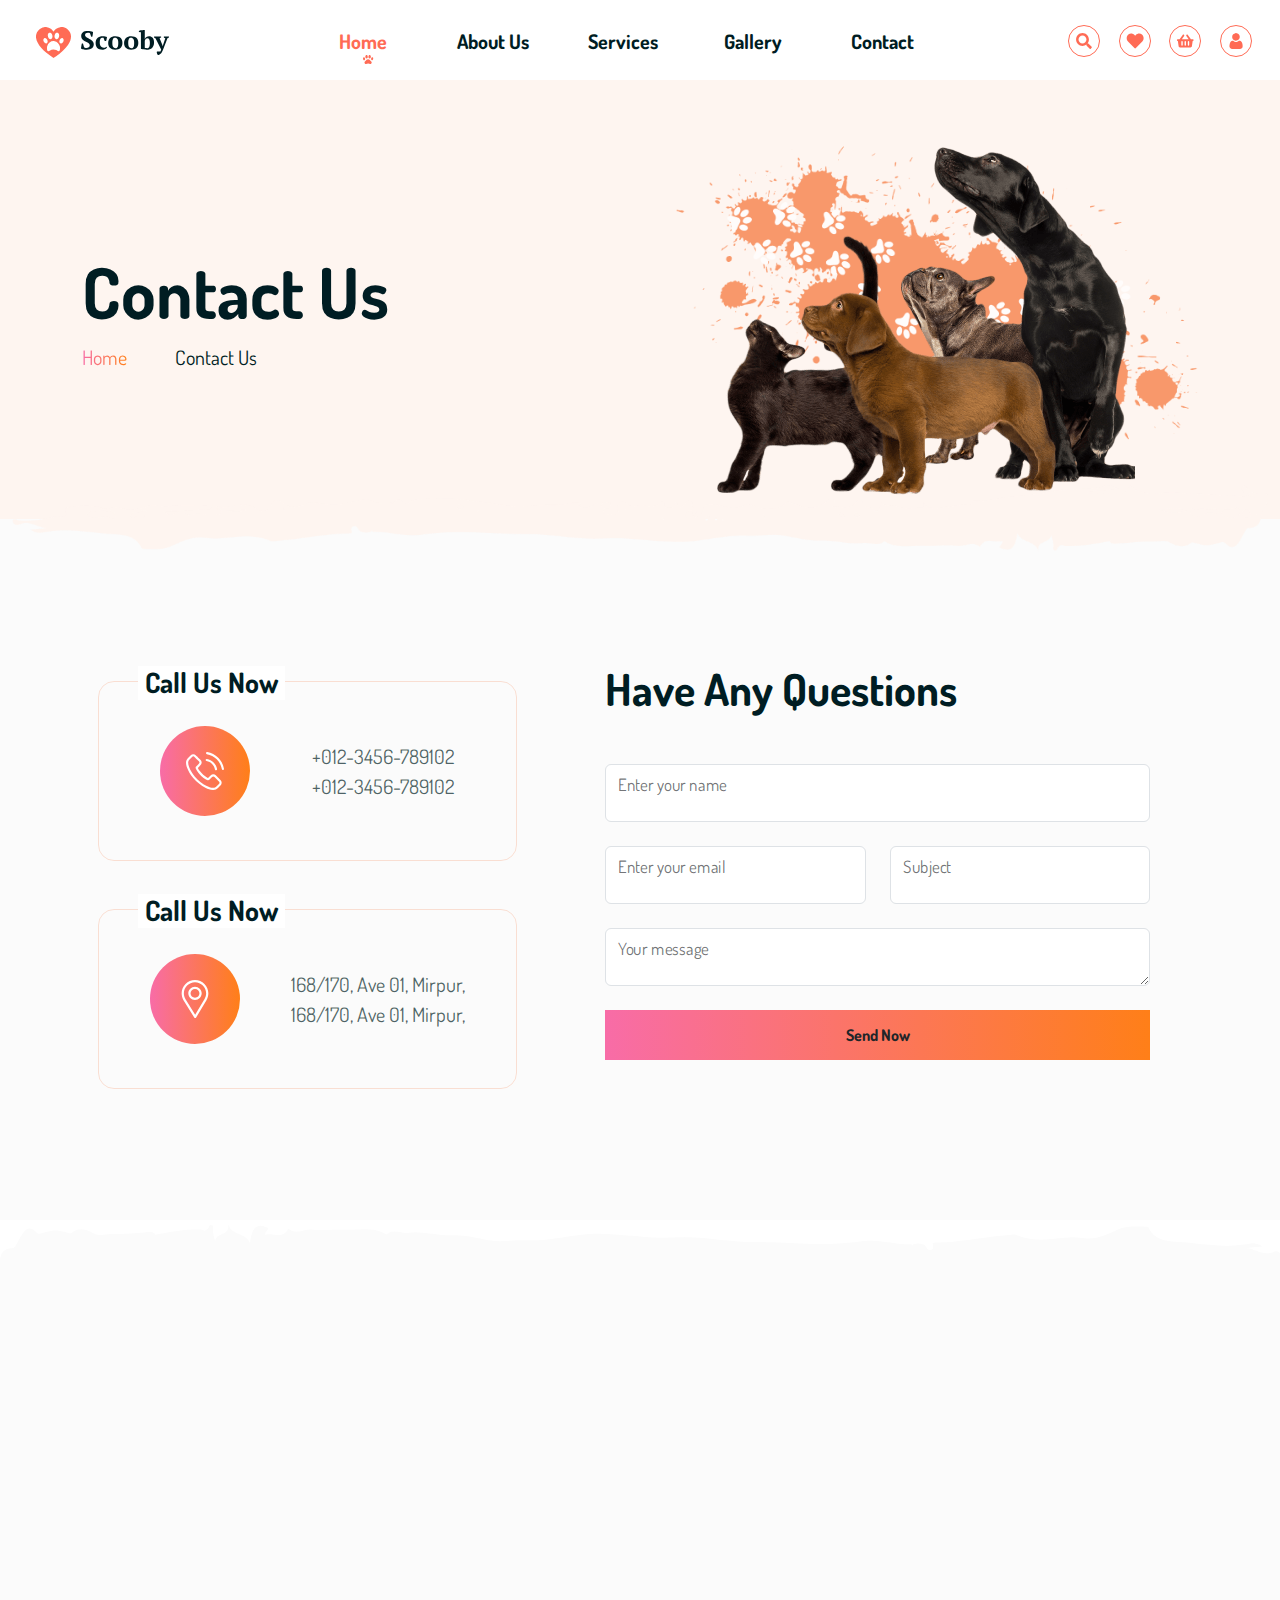
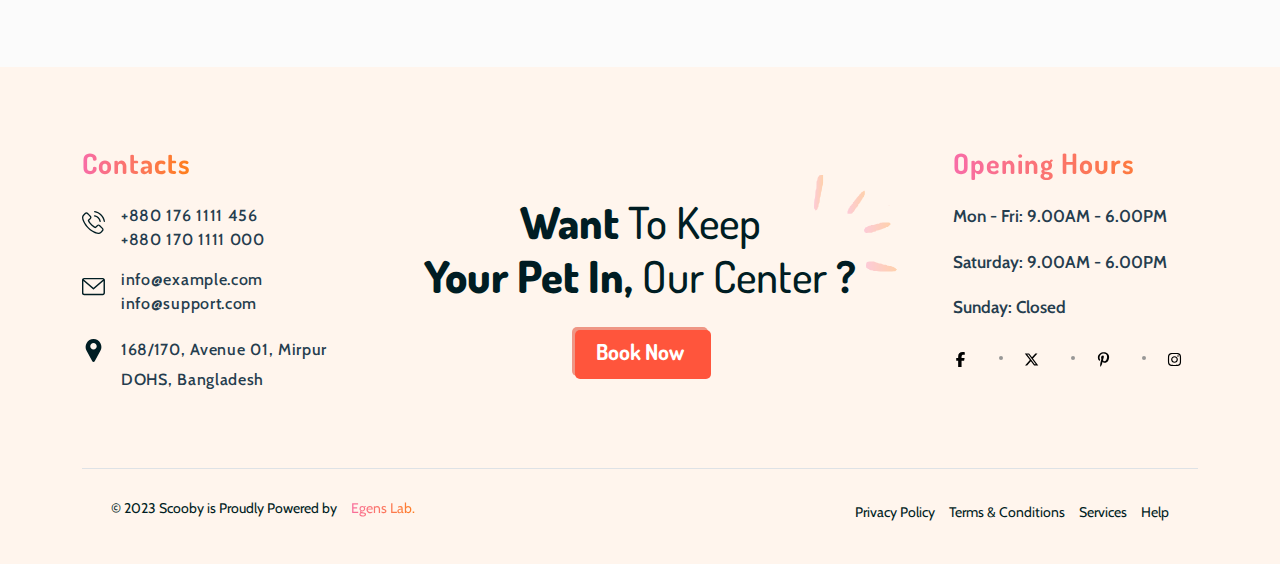
<file: contact.html>
<!DOCTYPE html>
<html lang="en">
<head>
    <meta charset="UTF-8">
    <meta name="viewport" content="width=device-width, initial-scale=1.0">
    <title>Contact</title>
    <link href="https://cdn.jsdelivr.net/npm/bootstrap@5.3.3/dist/css/bootstrap.min.css" rel="stylesheet" integrity="sha384-QWTKZyjpPEjISv5WaRU9OFeRpok6YctnYmDr5pNlyT2bRjXh0JMhjY6hW+ALEwIH" crossorigin="anonymous">
    <link rel="stylesheet" href="./assets/css/main.css"/>
</head>
<body>
    
    <header class="header fixed-top bg-white p-3 w-100" >
        <div class="container-fluid" >
          <div class="row-customized mb-2" >
            <div class="logo p-2">
                <a href="./index.html">
                    <img src="./assets/images/public/logo.svg" alt="logo" title="logo" />
                </a>
            </div>
            <nav class="nav">
          <ul class="row-customized m-0 p-0">
                <li class="active">
                  <a href="./index.html" class="active">Home</a>
                </li>
                <li>
                  <a href="./about.html">About Us</a>
                </li>
                <li>
                  <a href="./services.html">Services</a>
                </li>
                <li>
                    <a href="./gallery.html">Gallery</a>
                </li>
                <li>
                  <a href="./contact.html">Contact</a>
                </li>
              </ul>
            </nav>
            <div class="menu">
              <i class="fa-solid fa-bars" style="color: #000517;"></i>
             </div>
           <div class="header-btns row-customized">
              <a class="search-btn" href="#">
                <svg width="18" height="18" viewBox="0 0 15 15" xmlns="http://www.w3.org/2000/svg">
                    <path d="M13.8914 12.3212L11.3164 9.74312C11.1877 9.63999 11.0332 9.56265 10.8787 9.56265H10.4667C11.1619 8.6603 11.5997 7.52593 11.5997 6.26265C11.5997 3.32358 9.1792 0.900146 6.2437 0.900146C3.28245 0.900146 0.887695 3.32358 0.887695 6.26265C0.887695 9.22749 3.28245 11.6251 6.2437 11.6251C7.4797 11.6251 8.6127 11.2126 9.5397 10.4908V10.9291C9.5397 11.0837 9.5912 11.2384 9.71995 11.3673L12.2692 13.9197C12.5267 14.1775 12.9129 14.1775 13.1447 13.9197L13.8657 13.1978C14.1232 12.9658 14.1232 12.5791 13.8914 12.3212ZM6.2437 9.56265C4.41545 9.56265 2.9477 8.09312 2.9477 6.26265C2.9477 4.45796 4.41545 2.96265 6.2437 2.96265C8.0462 2.96265 9.5397 4.45796 9.5397 6.26265C9.5397 8.09312 8.0462 9.56265 6.2437 9.56265Z"></path>
                </svg>
              </a>
              <a class="fav-btn" href="#">
                <svg width="18" height="18" viewBox="0 0 14 13" xmlns="http://www.w3.org/2000/svg">
                    <path d="M12.4147 1.51371C11.0037 0.302997 8.92573 0.534835 7.61736 1.87434L7.12993 2.38954L6.61684 1.87434C5.33413 0.534835 3.23047 0.302997 1.81948 1.51371C0.203258 2.90473 0.126295 5.37767 1.56294 6.87174L6.53988 12.0237C6.84773 12.3586 7.38647 12.3586 7.69433 12.0237L12.6713 6.87174C14.1079 5.37767 14.0309 2.90473 12.4147 1.51371Z"></path>
                    </svg>
              </a>
              <a class="cart-btn" href="#">
                <svg width="18" height="18" viewBox="0 0 16 13" xmlns="http://www.w3.org/2000/svg">
                    <path d="M15.6365 5.46266C15.6365 5.12721 15.3541 4.84336 15.0202 4.84336H13.274L10.5262 1.07601C10.2694 0.688956 9.75576 0.611544 9.39624 0.895386C9.01104 1.15342 8.934 1.6695 9.21648 2.03075L11.2452 4.84336H5.21036L7.2391 2.03075C7.52158 1.6695 7.44454 1.15342 7.05934 0.895386C6.69982 0.611544 6.18621 0.688956 5.92941 1.07601L3.18163 4.84336H1.46105C1.10153 4.84336 0.844727 5.12721 0.844727 5.46266V5.87552C0.844727 6.23677 1.10153 6.49481 1.46105 6.49481H1.66649L2.33418 11.2169C2.41122 11.8362 2.92482 12.2749 3.54115 12.2749H12.9144C13.5308 12.2749 14.0444 11.8362 14.1214 11.2169L14.8148 6.49481H15.0202C15.3541 6.49481 15.6365 6.23677 15.6365 5.87552V5.46266ZM8.85696 10.0041C8.85696 10.3654 8.57447 10.6234 8.24063 10.6234C7.88111 10.6234 7.6243 10.3654 7.6243 10.0041V7.1141C7.6243 6.77865 7.88111 6.49481 8.24063 6.49481C8.57447 6.49481 8.85696 6.77865 8.85696 7.1141V10.0041ZM11.7331 10.0041C11.7331 10.3654 11.4507 10.6234 11.1168 10.6234C10.7573 10.6234 10.5005 10.3654 10.5005 10.0041V7.1141C10.5005 6.77865 10.7573 6.49481 11.1168 6.49481C11.4507 6.49481 11.7331 6.77865 11.7331 7.1141V10.0041ZM5.98077 10.0041C5.98077 10.3654 5.69829 10.6234 5.36445 10.6234C5.00492 10.6234 4.74812 10.3654 4.74812 10.0041V7.1141C4.74812 6.77865 5.00492 6.49481 5.36445 6.49481C5.69829 6.49481 5.98077 6.77865 5.98077 7.1141V10.0041Z"></path>
                </svg>
              </a>
              <a class="auth-btn" href="#">
                <svg width="18" height="18" viewBox="0 0 15 15" xmlns="http://www.w3.org/2000/svg">
                    <g clip-path="url(#clip0_1585_341)">
                    <path d="M6.98716 0.938832C6.28609 1.04711 5.65949 1.38227 5.169 1.90563C4.62972 2.48055 4.3498 3.14571 4.31128 3.94235C4.25735 5.0561 4.80177 6.12086 5.74167 6.73703C6.20391 7.04125 6.64818 7.19594 7.18747 7.23977C8.18643 7.31711 9.03901 7.00258 9.72724 6.29875C10.2742 5.74188 10.5516 5.13344 10.6183 4.35743C10.7108 3.32102 10.3205 2.3568 9.54234 1.68133C9.03901 1.24821 8.57676 1.03164 7.93733 0.938832C7.62916 0.895004 7.26964 0.892426 6.98716 0.938832Z"></path>
                    <path d="M4.65531 7.29655C3.49456 7.4203 2.68821 8.25561 2.31327 9.7303C2.06418 10.7126 1.99998 11.8933 2.15919 12.5405C2.29016 13.0587 2.71902 13.5846 3.21465 13.8373C3.43807 13.9507 3.75907 14.0435 4.02871 14.0744C4.18793 14.0951 5.40004 14.1002 7.71896 14.0951L11.1729 14.0873L11.3912 14.0255C12.2027 13.8037 12.7574 13.2572 12.9603 12.4889C13.0656 12.0893 13.0527 11.1354 12.9295 10.3826C12.6598 8.70678 11.9767 7.70131 10.8956 7.38678C10.6491 7.31459 10.2074 7.26045 10.0764 7.28623C9.95057 7.30944 9.77594 7.40225 9.38047 7.65749C8.95931 7.93077 8.90025 7.9617 8.58438 8.0803C8.21972 8.21694 7.91926 8.27624 7.56745 8.27624C7.20792 8.27624 6.93058 8.22467 6.56592 8.09577C6.2218 7.97202 6.20639 7.96428 5.66711 7.62139C5.38463 7.44092 5.17405 7.32491 5.09187 7.3017C4.94806 7.26561 4.94806 7.26561 4.65531 7.29655Z"></path>
                    </g>
                </svg>
              </a>
            </div>
          </div>
        </div>
      </header>
    <main>
        <section class="contact-us w-100 mt-5">
            <div class="container">
                <div class="row justify-content-center align-items-center text-center p-4">
                    <div class="col-lg-6">
                    <div class="start-contact d-flex flex-column align-items-start justify-content-start">
                        <h1>Contact Us</h1>
                        <div class="d-flex flex-wrap grid gap-5">
                            <a href="./index.html">Home</a>
                            <p>Contact Us</p>
                        </div>
                    </div>
                </div>
                    <div class="col-lg-6">
                    <div class="end-contact p-4">
                        <div class="bg-img">
                            <img class="img-fluid" src="./assets/images/public/contact/contact-dogs.png"/>
                        </div>
                        <img class="img-fluid" src="./assets/images/public/contact/dogs.png"/>

                    </div>
                </div>
                <div class="banner-btm">
                    <img src="./assets/images/public/contact/inner-banner-btm-vec.png" alt="">
                </div>
            </div>
            </div>
        </section>
        <section class="contact-form h-100 p-5 mt-5 mb-3">
            <div class="container">
                <div class="row align-items-center justify-content-center p-5 ">
                    <div class=" col-lg-5">
                    <div class="contact-info d-flex flex-column justify-content-center text-capitalize p-3">
                        <div class="contact-calls">
                            <div class="contact-title d-flex flex-wrap justify-content-start">
                                <h3> call us now </h3>
                            </div>
                            <div class="calls-info border rounded-4 d-flex flex-wrap justify-content-evenly align-items-center mb-5">
                                <div class="contact-icon">
                                    <img src="./assets/images/public/contact/phone-icon.svg" alt="phone-icon" title="phone-icon"/>
                                </div>
                                    <div class="contact-details d-flex flex-column align-items-end">
                                        <a href="tel:+012-3456-789102">+012-3456-789102</a>
                                        <a href="tel:+012-3456-789102">+012-3456-789102</a>
                                    </div>
                               
                            </div>
                        </div>
<div class="contact-location">
    <div class="contact-title d-flex flex-wrap justify-content-start">
        <h3> call us now </h3>
    </div>
    <div class="location-info border rounded-4 d-flex flex-wrap justify-content-evenly align-items-center ">
        <div class="contact-icon">
            <img src="./assets/images/public/contact/location-icon.svg" alt="location-icon" title="location-icon"/>
        </div>
            <div class="contact-details">
                <location>
                    <a href="#">168/170, Ave 01, Mirpur,<br>168/170, Ave 01, Mirpur,</a>
                </location>
            </div>
    </div>
</div>

                    </div>
                </div>
                    
                    <div class=" col-lg-7">
                    <div class="questions-form p-5">
                            <div class="mb-5 h-100">
                              <h2 class="text-capitalize fw-bolder mb-5">have any questions</h2>
                              <form class="d-flex flex-wrap flex-column justify-content-between h-100 gap-4">
                                  <div class="name form-floating">
                                      <input type="text" class="form-control" id="name"/>
                                      <label class="w-100" for="name">Enter your name</label>
                                  </div>
                                  <div class="group d-flex gap-4">
                                      <div class="email form-floating w-100">
                                          <input type="email" class="form-control" id="email"/>
                                          <label class="w-100" for="email">Enter your email</label>
                                      </div>
                                      <div class="subject form-floating w-100">
                                          <input type="text" class="form-control" id="subject"/>
                                          <label class="w-100" for="subject">Subject</label>
                                      </div>
                                  </div>
                                  <div class="message form-floating h-100">
                                      <textarea class="form-control" id="message"></textarea>
                                      <label class="w-100" for="message">Your message</label>
                                  </div>
                                  <button class="que-form-btn btn btn-outline text-capitalize fw-bold">send now <i>
                  
                                  </i></button>
                                  
                              </form>
                  
                          </div>
                   <!-- <form>
                        <div class="name form-floating">
                            <input type="text" class="form-control" id="name"/>
                            <label for="name">Enter your name</label>
                        </div>
                        <div class="group d-flex gap-4">
                            <div class="email form-floating w-100">
                                <input type="email" class="form-control" id="email"/>
                                <label for="email">Enter your email</label>
                            </div>
                            <div class="subject form-floating w-100">
                                <input type="text" class="form-control" id="subject"/>
                                <label for="subject">Subject</label>
                            </div>
                        </div>
                        <div class="message form-floating">
                            <textarea class="form-control" id="message"></textarea>
                            <label for="message">Your message</label>
                        </div>
                        <button class="btn btn-outline">Send Message <i class="bi bi-arrow-right">

                        </i></button>
                        
                    </form>-->
                </div>
            </div>
                </div>

            </div>

        </section>
        <section class="location-map position-relative">
            <div class="map-vector">
                <img src="./assets/images/public/contact/map-vector.png" alt="map-vector" title="map-vector" class="w-100 position-absolute top-0 start-0 end-0 z-1"/>
            </div>
            <div class="location-map">
                <iframe src="https://www.google.com/maps/embed?pb=!1m18!1m12!1m3!1d48330.162702269045!2d-74.29798882771155!3d40.792034138683825!2m3!1f0!2f0!3f0!3m2!1i1024!2i768!4f13.1!3m3!1m2!1s0x89c3ab00d85ee855%3A0x93a15ba40269dd0!2sWest%20Orange%2C%20NJ%2007052%2C%20USA!5e0!3m2!1sen!2sbd!4v1658243800106!5m2!1sen!2sbd" class="w-100" height="440px" // style="border:0;" allowfullscreen="" loading="lazy" referrerpolicy="no-referrer-when-downgrade"></iframe>
            </div>
        </section>
        <div class="auth-modal d-none w-100 h-100">
            <div class="auth-form d-flex flex-wrap flex-column justify-content-center align-items-center col-12 col-sm-10 col-md-8 col-lg-6">
              <i class="close-btn">
                <svg xmlns="http://www.w3.org/2000/svg" width="30px" height="30px" viewBox="0 0 384 512"><!--!Font Awesome Free 6.6.0 by @fontawesome - https://fontawesome.com License - https://fontawesome.com/license/free Copyright 2024 Fonticons, Inc.--><path d="M342.6 150.6c12.5-12.5 12.5-32.8 0-45.3s-32.8-12.5-45.3 0L192 210.7 86.6 105.4c-12.5-12.5-32.8-12.5-45.3 0s-12.5 32.8 0 45.3L146.7 256 41.4 361.4c-12.5 12.5-12.5 32.8 0 45.3s32.8 12.5 45.3 0L192 301.3 297.4 406.6c12.5 12.5 32.8 12.5 45.3 0s12.5-32.8 0-45.3L237.3 256 342.6 150.6z"/></svg>
              </i>
              <h2 class="text-capitalize fw-bolder mb-2 pt-3 text-center">log in</h2>
              <p class="text-capitalize mb-3 text-center signup">new member? <a href="#">signup here</a></p>
              <form class="row flex-column w-100 g-3">
                <div class="email form-floating col-12">
                  <div>
                    <label class="mb-2">Enter Your Email</label>
                    <input type="email" placeholder="Email" class="form-control"id="email"/>
                  </div>
    
                </div>
                <div class="password form-floating col-12">
                  <div>
                    <label class="mb-2">Enter Your password</label>
                    <input type="password" placeholder="Password" class="form-control hide-password" id="password" />
                    <svg class="show-password" xmlns="http://www.w3.org/2000/svg" width="15px" height="14px" font-weight="bold" viewBox="0 0 576 512">
                      <path class="eye" fill="#c2c4c7" d="M288 80c-65.2 0-118.8 29.6-159.9 67.7C89.6 183.5 63 226 49.4 256c13.6 30 40.2 72.5 78.6 108.3C169.2 402.4 222.8 432 288 432s118.8-29.6 159.9-67.7C486.4 328.5 513 286 526.6 256c-13.6-30-40.2-72.5-78.6-108.3C406.8 109.6 353.2 80 288 80zM95.4 112.6C142.5 68.8 207.2 32 288 32s145.5 36.8 192.6 80.6c46.8 43.5 78.1 95.4 93 131.1c3.3 7.9 3.3 16.7 0 24.6c-14.9 35.7-46.2 87.7-93 131.1C433.5 443.2 368.8 480 288 480s-145.5-36.8-192.6-80.6C48.6 356 17.3 304 2.5 268.3c-3.3-7.9-3.3-16.7 0-24.6C17.3 208 48.6 156 95.4 112.6zM288 336c44.2 0 80-35.8 80-80s-35.8-80-80-80c-.7 0-1.3 0-2 0c1.3 5.1 2 10.5 2 16c0 35.3-28.7 64-64 64c-5.5 0-10.9-.7-16-2c0 .7 0 1.3 0 2c0 44.2 35.8 80 80 80zm0-208a128 128 0 1 1 0 256 128 128 0 1 1 0-256z"/>
                      <line class="eye-line" x1="0" y1="0" x2="576" y2="512" stroke="#c2c4c7" stroke-width="20" />
                  </svg>
                  </div>
                
                </div>
                <div class="agreement-form form-floating d-flex flex-wrap justify-content-between align-items-center col-12">
                  <div>
                    <input type="checkbox" id="agreement">
                    <label for="agreement">I agree to the <a href="#">Terms &amp; Policy</a></label>
                  </div>
                  <div>
                    <a href="#" class="forgot-pass">Forgotten Password</a>
                    </div>
                </div>
                <div class="auth-btn  col-12">
                  <button class="btn btn-outline fw-bold w-100">Log in</button>
                </div>
                </form>
                <div class="mt-1 text-center w-100 col-12">
                  <p class="px-5 lh-base" >By clicking the "signup" button, you create a Cobiro account, and you agree to Cobiro's <a href="#" class="fw-bold">Terms &amp; Conditions</a> &amp; <a href="#">Privacy Policy.</a></p>
                </div>
              </div>
            </div>
    </main>
    <footer class="footer">
        <div class="container">
            <div class="row justify-content-between">
                <div class="col-lg-3">
                <div class="contacts d-flex flex-wrap flex-column justify-content-center align-items-start">
                    <h3 class="fw-bold text-capitalize mb-4">contacts</h3>
                    <div class="mobile-numbers d-flex flex-wrap justify-content-evenly mb-3">
                        <div class="phone-icon me-3">
                            <img src="./assets/images/public/contact/footer-phone-icon.svg" alt="phone-icon" title="phone-icon"/>
                        </div>
                            <div class="d-flex flex-column align-items-start">
                                <a href="tel:+8801761111456">+880 176 1111 456</a>
                                <a href="tel:+8801701111000">+880 170 1111 000</a>
                            </div>
                    </div>
                    <div class="email-address d-flex flex-wrap justify-content-evenly mb-3">
                        <div class="email-icon me-3">
                            <img src="./assets/images/public/contact/footer-email-icon.svg" alt="email-icon" title="email-icon"/>
                        </div>
                            <div class="d-flex flex-column align-items-start">
                                <a href="mailto:info@example.com">info@example.com</a>
                                <a href="mailto:info@support.com">info@support.com</a>
                            </div>
                    </div>
                    <div class="location-address d-flex flex-wrap justify-content-evenly mb-3">
                        <div class="location-icon me-3">
                            <img src="./assets/images/public/contact/footer-location-icon.svg" alt="location-icon" title="location-icon"/>
                        </div>
                            <div class="d-flex flex-column align-items-start">
                                <location>
                                    <a href="#">168/170, Avenue 01, Mirpur</a>
                                </location>
                                <location>
                                    <a href="#">DOHS, Bangladesh</a>
                                </location>
                            </div>
                    </div>
                </div>
            </div>
            <div class="col-lg-6">
                <div class="booking  mt-5 text-center text-capitalize fw-bold">
                    <h2 class="fw-bolder" > 
                        want <span> to keep </span> <br> your pet in, <span> our center </span> ?
                    </h2>
                    <div class="booking-btn px-4 py-2 mt-3">
                        <a href="./contact.html">
                            Book Now 
                        </a>
                    </div>
                </div>
            </div>
            <div class="col-lg-3">
                <div class="opening-hours ps-3">
                    <h2 class="fw-bold text-capitalize mb-4"> Opening Hours </h2>
                    <p>Mon - Fri: 9.00AM - 6.00PM</p>
                    <p>Saturday: 9.00AM - 6.00PM</p>
                    <p>Sunday: Closed</p>
                    <div class="social-icons">
                        <ul class="d-flex flex-wrap justify-content-between ps-0 pe-3 px-4">
                            <li>
                                <a href="https://www.facebook.com/">
                                    <i>
                                        <svg xmlns="http://www.w3.org/2000/svg" viewBox="0 0 320 512" height="15px" width="15px"><!--!Font Awesome Free 6.6.0 by @fontawesome - https://fontawesome.com License - https://fontawesome.com/license/free Copyright 2024 Fonticons, Inc.--><path d="M80 299.3V512H196V299.3h86.5l18-97.8H196V166.9c0-51.7 20.3-71.5 72.7-71.5c16.3 0 29.4 .4 37 1.2V7.9C291.4 4 256.4 0 236.2 0C129.3 0 80 50.5 80 159.4v42.1H14v97.8H80z"/></svg>
                                    </i>
                                </a>
                            </li>
                            <li class="icon">
                                <a href="https://x.com/?lang=ar">
                                    <i>
                                        <svg xmlns="http://www.w3.org/2000/svg" viewBox="0 0 512 512" height="15px" width="15px" ><!--!Font Awesome Free 6.6.0 by @fontawesome - https://fontawesome.com License - https://fontawesome.com/license/free Copyright 2024 Fonticons, Inc.--><path d="M389.2 48h70.6L305.6 224.2 487 464H345L233.7 318.6 106.5 464H35.8L200.7 275.5 26.8 48H172.4L272.9 180.9 389.2 48zM364.4 421.8h39.1L151.1 88h-42L364.4 421.8z"/></svg>
                                    </i>
                                </a>
                            </li>
                            <li class="icon">
                                <a href="https://www.pinterest.com/">
                                    <i>
                                        <svg xmlns="http://www.w3.org/2000/svg" viewBox="0 0 384 512" height="15px" width="15px"><!--!Font Awesome Free 6.6.0 by @fontawesome - https://fontawesome.com License - https://fontawesome.com/license/free Copyright 2024 Fonticons, Inc.--><path d="M204 6.5C101.4 6.5 0 74.9 0 185.6 0 256 39.6 296 63.6 296c9.9 0 15.6-27.6 15.6-35.4 0-9.3-23.7-29.1-23.7-67.8 0-80.4 61.2-137.4 140.4-137.4 68.1 0 118.5 38.7 118.5 109.8 0 53.1-21.3 152.7-90.3 152.7-24.9 0-46.2-18-46.2-43.8 0-37.8 26.4-74.4 26.4-113.4 0-66.2-93.9-54.2-93.9 25.8 0 16.8 2.1 35.4 9.6 50.7-13.8 59.4-42 147.9-42 209.1 0 18.9 2.7 37.5 4.5 56.4 3.4 3.8 1.7 3.4 6.9 1.5 50.4-69 48.6-82.5 71.4-172.8 12.3 23.4 44.1 36 69.3 36 106.2 0 153.9-103.5 153.9-196.8C384 71.3 298.2 6.5 204 6.5z"/></svg>
                                    </i>
                                </a>
                            </li>
                            <li class="icon">
                                <a href="https://www.instagram.com/">
                                    <i>
                                        <svg xmlns="http://www.w3.org/2000/svg" viewBox="0 0 448 512" height="15px" width="15px"><!--!Font Awesome Free 6.6.0 by @fontawesome - https://fontawesome.com License - https://fontawesome.com/license/free Copyright 2024 Fonticons, Inc.--><path d="M224.1 141c-63.6 0-114.9 51.3-114.9 114.9s51.3 114.9 114.9 114.9S339 319.5 339 255.9 287.7 141 224.1 141zm0 189.6c-41.1 0-74.7-33.5-74.7-74.7s33.5-74.7 74.7-74.7 74.7 33.5 74.7 74.7-33.6 74.7-74.7 74.7zm146.4-194.3c0 14.9-12 26.8-26.8 26.8-14.9 0-26.8-12-26.8-26.8s12-26.8 26.8-26.8 26.8 12 26.8 26.8zm76.1 27.2c-1.7-35.9-9.9-67.7-36.2-93.9-26.2-26.2-58-34.4-93.9-36.2-37-2.1-147.9-2.1-184.9 0-35.8 1.7-67.6 9.9-93.9 36.1s-34.4 58-36.2 93.9c-2.1 37-2.1 147.9 0 184.9 1.7 35.9 9.9 67.7 36.2 93.9s58 34.4 93.9 36.2c37 2.1 147.9 2.1 184.9 0 35.9-1.7 67.7-9.9 93.9-36.2 26.2-26.2 34.4-58 36.2-93.9 2.1-37 2.1-147.8 0-184.8zM398.8 388c-7.8 19.6-22.9 34.7-42.6 42.6-29.5 11.7-99.5 9-132.1 9s-102.7 2.6-132.1-9c-19.6-7.8-34.7-22.9-42.6-42.6-11.7-29.5-9-99.5-9-132.1s-2.6-102.7 9-132.1c7.8-19.6 22.9-34.7 42.6-42.6 29.5-11.7 99.5-9 132.1-9s102.7-2.6 132.1 9c19.6 7.8 34.7 22.9 42.6 42.6 11.7 29.5 9 99.5 9 132.1s2.7 102.7-9 132.1z"/></svg>
                                    </i>
                                </a>
                            </li>
                        </ul>
                    </div>
                    
                </div>
            </div>
            </div>
            <div class="copyright">
                <div class="row-customized border-top p-4">
                    <div class="col-lg-4">
                    <div class="copyright-start d-flex flex-wrap justify-content-start grid gap-1">
                        <p>© 2023 Scooby is Proudly Powered by </p>
                        <a href="https://www.egenslab.com/">Egens Lab.</a>
      
                    </div>
                </div>
                <div class="offset-4 col-lg-4 delete-offset ">
                    <div class="copyright-end">
                        <ul class="text-capitalize d-flex flex-wrap justify-content-between align-items-center ">
                            <li>
                                <a href="#">
                                    privacy policy
                                </a>
                            </li>
                            <li>
                                <a href="#">
                                    terms & conditions
                                </a>
                            </li>
                            <li>
                                <a href="#">
                                    services
                                </a>
                            </li>
                            <li>
                                <a href="#">
                                    help
                                </a>
                            </li>
                        </ul>
      
                    </div>
                </div>
                </div>
            </div>
        </div>
      
      
      </footer>


    <script src="https://cdn.jsdelivr.net/npm/bootstrap@5.3.3/dist/js/bootstrap.bundle.min.js" integrity="sha384-YvpcrYf0tY3lHB60NNkmXc5s9fDVZLESaAA55NDzOxhy9GkcIdslK1eN7N6jIeHz" crossorigin="anonymous"></script>
    <script src="./assets/js/main.js"></script>
</body>
</html>
</file>
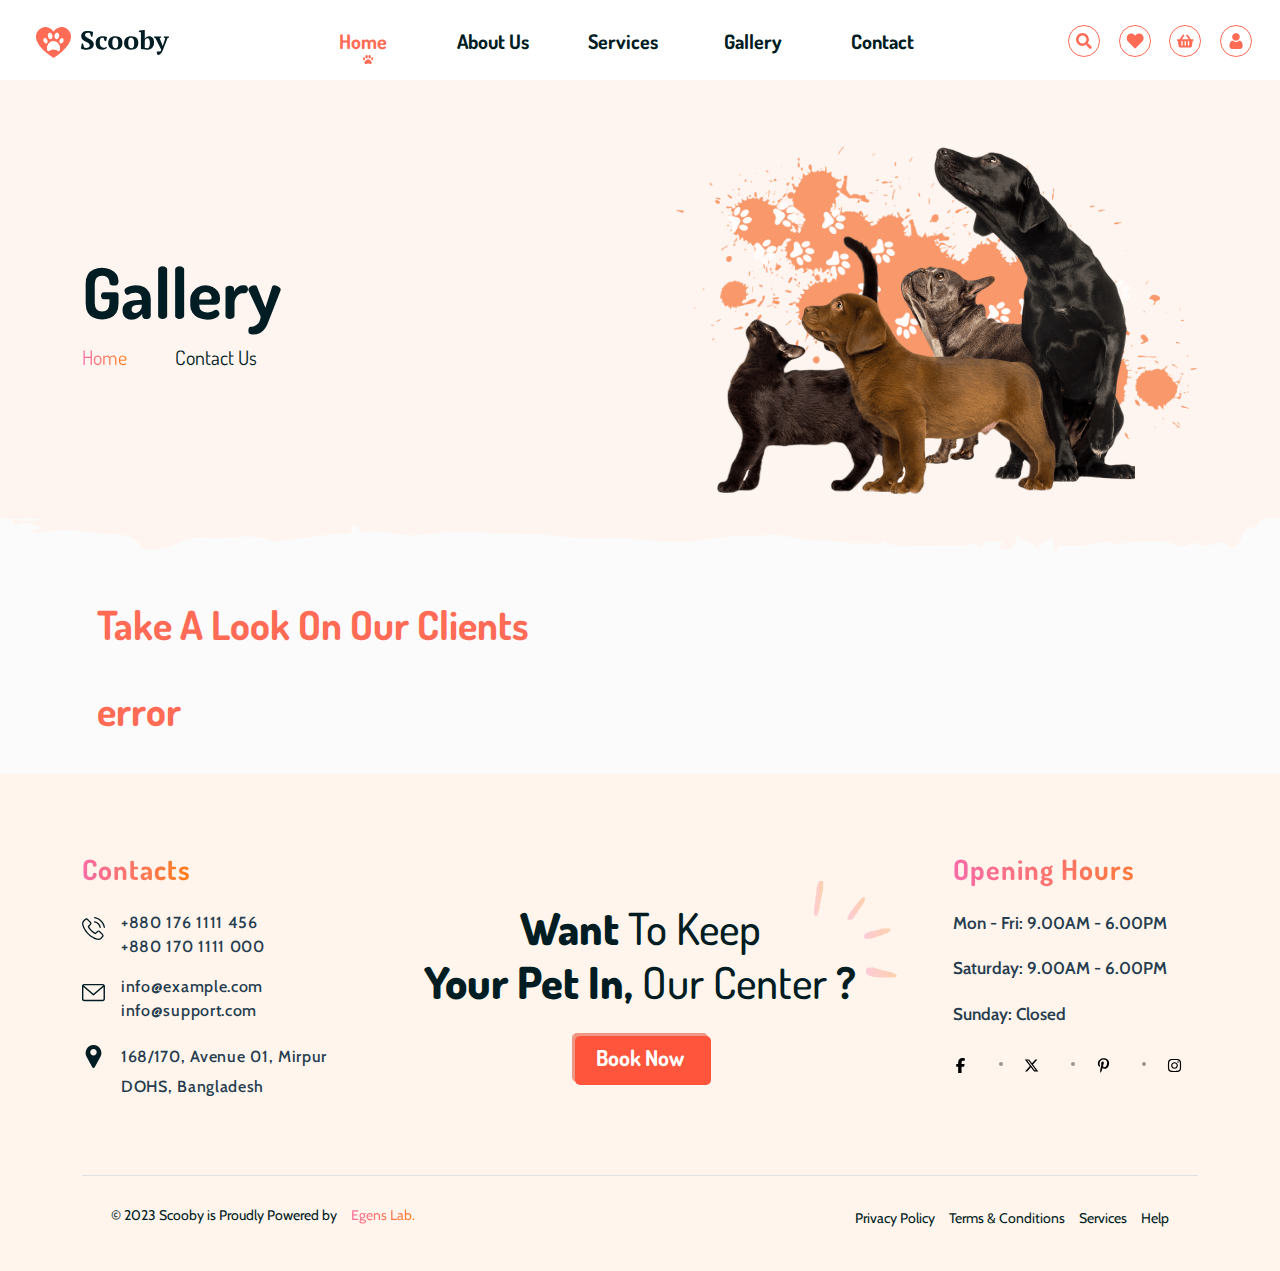
<file: gallery.html>
<!DOCTYPE html>
<html lang="en">
<head>
    <meta charset="UTF-8">
    <meta name="viewport" content="width=device-width, initial-scale=1.0">
    <title>Gallery</title>
    <link href="https://cdn.jsdelivr.net/npm/bootstrap@5.3.3/dist/css/bootstrap.min.css" rel="stylesheet" integrity="sha384-QWTKZyjpPEjISv5WaRU9OFeRpok6YctnYmDr5pNlyT2bRjXh0JMhjY6hW+ALEwIH" crossorigin="anonymous">
    <link rel="stylesheet" href="./assets/css/main.css"/>
</head>
<body>
    <div class="overlay">
        <div class="loader"></div>
    </div>
    <header class="header fixed-top bg-white p-3 w-100" >
        <div class="container-fluid" >
          <div class="row-customized mb-2" >
            <div class="logo p-2">
                <a href="./index.html">
                    <img src="./assets/images/public/logo.svg" alt="logo" title="logo" />
                </a>
            </div>
            <nav class="nav">
          <ul class="row-customized m-0 p-0">
                <li class="active">
                  <a href="./index.html" class="active">Home</a>
                </li>
                <li>
                  <a href="./about.html">About Us</a>
                </li>
                <li>
                  <a href="./services.html">Services</a>
                </li>
                <li>
                    <a href="./gallery.html">Gallery</a>
                </li>
                <li>
                  <a href="./contact.html">Contact</a>
                </li>
              </ul>
            </nav>
            <div class="menu">
              <i class="fa-solid fa-bars" style="color: #000517;"></i>
             </div>
           <div class="header-btns row-customized">
              <a class="search-btn" href="#">
                <svg width="18" height="18" viewBox="0 0 15 15" xmlns="http://www.w3.org/2000/svg">
                    <path d="M13.8914 12.3212L11.3164 9.74312C11.1877 9.63999 11.0332 9.56265 10.8787 9.56265H10.4667C11.1619 8.6603 11.5997 7.52593 11.5997 6.26265C11.5997 3.32358 9.1792 0.900146 6.2437 0.900146C3.28245 0.900146 0.887695 3.32358 0.887695 6.26265C0.887695 9.22749 3.28245 11.6251 6.2437 11.6251C7.4797 11.6251 8.6127 11.2126 9.5397 10.4908V10.9291C9.5397 11.0837 9.5912 11.2384 9.71995 11.3673L12.2692 13.9197C12.5267 14.1775 12.9129 14.1775 13.1447 13.9197L13.8657 13.1978C14.1232 12.9658 14.1232 12.5791 13.8914 12.3212ZM6.2437 9.56265C4.41545 9.56265 2.9477 8.09312 2.9477 6.26265C2.9477 4.45796 4.41545 2.96265 6.2437 2.96265C8.0462 2.96265 9.5397 4.45796 9.5397 6.26265C9.5397 8.09312 8.0462 9.56265 6.2437 9.56265Z"></path>
                </svg>
              </a>
              <a class="fav-btn" href="#">
                <svg width="18" height="18" viewBox="0 0 14 13" xmlns="http://www.w3.org/2000/svg">
                    <path d="M12.4147 1.51371C11.0037 0.302997 8.92573 0.534835 7.61736 1.87434L7.12993 2.38954L6.61684 1.87434C5.33413 0.534835 3.23047 0.302997 1.81948 1.51371C0.203258 2.90473 0.126295 5.37767 1.56294 6.87174L6.53988 12.0237C6.84773 12.3586 7.38647 12.3586 7.69433 12.0237L12.6713 6.87174C14.1079 5.37767 14.0309 2.90473 12.4147 1.51371Z"></path>
                    </svg>
              </a>
              <a class="cart-btn" href="#">
                <svg width="18" height="18" viewBox="0 0 16 13" xmlns="http://www.w3.org/2000/svg">
                    <path d="M15.6365 5.46266C15.6365 5.12721 15.3541 4.84336 15.0202 4.84336H13.274L10.5262 1.07601C10.2694 0.688956 9.75576 0.611544 9.39624 0.895386C9.01104 1.15342 8.934 1.6695 9.21648 2.03075L11.2452 4.84336H5.21036L7.2391 2.03075C7.52158 1.6695 7.44454 1.15342 7.05934 0.895386C6.69982 0.611544 6.18621 0.688956 5.92941 1.07601L3.18163 4.84336H1.46105C1.10153 4.84336 0.844727 5.12721 0.844727 5.46266V5.87552C0.844727 6.23677 1.10153 6.49481 1.46105 6.49481H1.66649L2.33418 11.2169C2.41122 11.8362 2.92482 12.2749 3.54115 12.2749H12.9144C13.5308 12.2749 14.0444 11.8362 14.1214 11.2169L14.8148 6.49481H15.0202C15.3541 6.49481 15.6365 6.23677 15.6365 5.87552V5.46266ZM8.85696 10.0041C8.85696 10.3654 8.57447 10.6234 8.24063 10.6234C7.88111 10.6234 7.6243 10.3654 7.6243 10.0041V7.1141C7.6243 6.77865 7.88111 6.49481 8.24063 6.49481C8.57447 6.49481 8.85696 6.77865 8.85696 7.1141V10.0041ZM11.7331 10.0041C11.7331 10.3654 11.4507 10.6234 11.1168 10.6234C10.7573 10.6234 10.5005 10.3654 10.5005 10.0041V7.1141C10.5005 6.77865 10.7573 6.49481 11.1168 6.49481C11.4507 6.49481 11.7331 6.77865 11.7331 7.1141V10.0041ZM5.98077 10.0041C5.98077 10.3654 5.69829 10.6234 5.36445 10.6234C5.00492 10.6234 4.74812 10.3654 4.74812 10.0041V7.1141C4.74812 6.77865 5.00492 6.49481 5.36445 6.49481C5.69829 6.49481 5.98077 6.77865 5.98077 7.1141V10.0041Z"></path>
                </svg>
              </a>
              <a class="auth-btn" href="#">
                <svg width="18" height="18" viewBox="0 0 15 15" xmlns="http://www.w3.org/2000/svg">
                    <g clip-path="url(#clip0_1585_341)">
                    <path d="M6.98716 0.938832C6.28609 1.04711 5.65949 1.38227 5.169 1.90563C4.62972 2.48055 4.3498 3.14571 4.31128 3.94235C4.25735 5.0561 4.80177 6.12086 5.74167 6.73703C6.20391 7.04125 6.64818 7.19594 7.18747 7.23977C8.18643 7.31711 9.03901 7.00258 9.72724 6.29875C10.2742 5.74188 10.5516 5.13344 10.6183 4.35743C10.7108 3.32102 10.3205 2.3568 9.54234 1.68133C9.03901 1.24821 8.57676 1.03164 7.93733 0.938832C7.62916 0.895004 7.26964 0.892426 6.98716 0.938832Z"></path>
                    <path d="M4.65531 7.29655C3.49456 7.4203 2.68821 8.25561 2.31327 9.7303C2.06418 10.7126 1.99998 11.8933 2.15919 12.5405C2.29016 13.0587 2.71902 13.5846 3.21465 13.8373C3.43807 13.9507 3.75907 14.0435 4.02871 14.0744C4.18793 14.0951 5.40004 14.1002 7.71896 14.0951L11.1729 14.0873L11.3912 14.0255C12.2027 13.8037 12.7574 13.2572 12.9603 12.4889C13.0656 12.0893 13.0527 11.1354 12.9295 10.3826C12.6598 8.70678 11.9767 7.70131 10.8956 7.38678C10.6491 7.31459 10.2074 7.26045 10.0764 7.28623C9.95057 7.30944 9.77594 7.40225 9.38047 7.65749C8.95931 7.93077 8.90025 7.9617 8.58438 8.0803C8.21972 8.21694 7.91926 8.27624 7.56745 8.27624C7.20792 8.27624 6.93058 8.22467 6.56592 8.09577C6.2218 7.97202 6.20639 7.96428 5.66711 7.62139C5.38463 7.44092 5.17405 7.32491 5.09187 7.3017C4.94806 7.26561 4.94806 7.26561 4.65531 7.29655Z"></path>
                    </g>
                </svg>
              </a>
            </div>
          </div>
        </div>
      </header>
      <main>
        <section class="contact-us w-100 mt-5">
            <div class="container">
                <div class="row justify-content-center align-items-center text-center p-4">
                    <div class="col-lg-6">
                    <div class="start-contact d-flex flex-column align-items-start justify-content-start">
                        <h1>Gallery</h1>
                        <div class="d-flex flex-wrap grid gap-5">
                            <a href="./index.html">Home</a>
                            <p>Contact Us</p>
                        </div>
                    </div>
                </div>
                    <div class="col-lg-6">
                    <div class="end-contact p-4">
                        <div class="bg-img">
                            <img class="img-fluid" src="./assets/images/public/contact/contact-dogs.png"/>
                        </div>
                        <img class="img-fluid" src="./assets/images/public/contact/dogs.png"/>

                    </div>
                </div>
                <div class="banner-btm">
                    <img src="./assets/images/public/contact/inner-banner-btm-vec.png" alt="">
                </div>
            </div>
            </div>
        </section>
        <section class="gallery py-3">
            <div class="container">
                <div class="d-flex flex-wrap align-items-center">
                <div>
                    <h2>Take A Look On Our Clients</h2>
                             <div class="gallery-images d-flex flex-wrap align-items-center m-0 p-0 grid gap-4">
                        </div>
                    </div>

                </div>

            </div>

        </section>
        <div class="auth-modal d-none w-100 h-100">
            <div class="auth-form d-flex flex-wrap flex-column justify-content-center align-items-center col-12 col-sm-10 col-md-8 col-lg-6">
              <i class="close-btn">
                <svg xmlns="http://www.w3.org/2000/svg" width="30px" height="30px" viewBox="0 0 384 512"><!--!Font Awesome Free 6.6.0 by @fontawesome - https://fontawesome.com License - https://fontawesome.com/license/free Copyright 2024 Fonticons, Inc.--><path d="M342.6 150.6c12.5-12.5 12.5-32.8 0-45.3s-32.8-12.5-45.3 0L192 210.7 86.6 105.4c-12.5-12.5-32.8-12.5-45.3 0s-12.5 32.8 0 45.3L146.7 256 41.4 361.4c-12.5 12.5-12.5 32.8 0 45.3s32.8 12.5 45.3 0L192 301.3 297.4 406.6c12.5 12.5 32.8 12.5 45.3 0s12.5-32.8 0-45.3L237.3 256 342.6 150.6z"/></svg>
              </i>
              <h2 class="text-capitalize fw-bolder mb-2 pt-3 text-center">log in</h2>
              <p class="text-capitalize mb-3 text-center signup">new member? <a href="#">signup here</a></p>
              <form class="row flex-column w-100 g-3">
                <div class="email form-floating col-12">
                  <div>
                    <label class="mb-2">Enter Your Email</label>
                    <input type="email" placeholder="Email" class="form-control"id="email"/>
                  </div>
    
                </div>
                <div class="password form-floating col-12">
                  <div>
                    <label class="mb-2">Enter Your password</label>
                    <input type="password" placeholder="Password" class="form-control hide-password" id="password" />
                    <svg class="show-password" xmlns="http://www.w3.org/2000/svg" width="15px" height="14px" font-weight="bold" viewBox="0 0 576 512">
                      <path class="eye" fill="#c2c4c7" d="M288 80c-65.2 0-118.8 29.6-159.9 67.7C89.6 183.5 63 226 49.4 256c13.6 30 40.2 72.5 78.6 108.3C169.2 402.4 222.8 432 288 432s118.8-29.6 159.9-67.7C486.4 328.5 513 286 526.6 256c-13.6-30-40.2-72.5-78.6-108.3C406.8 109.6 353.2 80 288 80zM95.4 112.6C142.5 68.8 207.2 32 288 32s145.5 36.8 192.6 80.6c46.8 43.5 78.1 95.4 93 131.1c3.3 7.9 3.3 16.7 0 24.6c-14.9 35.7-46.2 87.7-93 131.1C433.5 443.2 368.8 480 288 480s-145.5-36.8-192.6-80.6C48.6 356 17.3 304 2.5 268.3c-3.3-7.9-3.3-16.7 0-24.6C17.3 208 48.6 156 95.4 112.6zM288 336c44.2 0 80-35.8 80-80s-35.8-80-80-80c-.7 0-1.3 0-2 0c1.3 5.1 2 10.5 2 16c0 35.3-28.7 64-64 64c-5.5 0-10.9-.7-16-2c0 .7 0 1.3 0 2c0 44.2 35.8 80 80 80zm0-208a128 128 0 1 1 0 256 128 128 0 1 1 0-256z"/>
                      <line class="eye-line" x1="0" y1="0" x2="576" y2="512" stroke="#c2c4c7" stroke-width="20" />
                  </svg>
                  </div>
                
                </div>
                <div class="agreement-form form-floating d-flex flex-wrap justify-content-between align-items-center col-12">
                  <div>
                    <input type="checkbox" id="agreement">
                    <label for="agreement">I agree to the <a href="#">Terms &amp; Policy</a></label>
                  </div>
                  <div>
                    <a href="#" class="forgot-pass">Forgotten Password</a>
                    </div>
                </div>
                <div class="auth-btn  col-12">
                  <button class="btn btn-outline fw-bold w-100">Log in</button>
                </div>
                </form>
                <div class="mt-1 text-center w-100 col-12">
                  <p class="px-5 lh-base" >By clicking the "signup" button, you create a Cobiro account, and you agree to Cobiro's <a href="#" class="fw-bold">Terms &amp; Conditions</a> &amp; <a href="#">Privacy Policy.</a></p>
                </div>
              </div>
            </div>
            
      </main>
      <footer class="footer">
        <div class="container">
            <div class="row justify-content-between">
                <div class="col-lg-3">
                <div class="contacts d-flex flex-wrap flex-column justify-content-center align-items-start">
                    <h3 class="fw-bold text-capitalize mb-4">contacts</h3>
                    <div class="mobile-numbers d-flex flex-wrap justify-content-evenly mb-3">
                        <div class="phone-icon me-3">
                            <img src="./assets/images/public/contact/footer-phone-icon.svg" alt="phone-icon" title="phone-icon"/>
                        </div>
                            <div class="d-flex flex-column align-items-start">
                                <a href="tel:+8801761111456">+880 176 1111 456</a>
                                <a href="tel:+8801701111000">+880 170 1111 000</a>
                            </div>
                    </div>
                    <div class="email-address d-flex flex-wrap justify-content-evenly mb-3">
                        <div class="email-icon me-3">
                            <img src="./assets/images/public/contact/footer-email-icon.svg" alt="email-icon" title="email-icon"/>
                        </div>
                            <div class="d-flex flex-column align-items-start">
                                <a href="mailto:info@example.com">info@example.com</a>
                                <a href="mailto:info@support.com">info@support.com</a>
                            </div>
                    </div>
                    <div class="location-address d-flex flex-wrap justify-content-evenly mb-3">
                        <div class="location-icon me-3">
                            <img src="./assets/images/public/contact/footer-location-icon.svg" alt="location-icon" title="location-icon"/>
                        </div>
                            <div class="d-flex flex-column align-items-start">
                                <location>
                                    <a href="#">168/170, Avenue 01, Mirpur</a>
                                </location>
                                <location>
                                    <a href="#">DOHS, Bangladesh</a>
                                </location>
                            </div>
                    </div>
                </div>
            </div>
            <div class="col-lg-6">
                <div class="booking  mt-5 text-center text-capitalize fw-bold">
                    <h2 class="fw-bolder" > 
                        want <span> to keep </span> <br> your pet in, <span> our center </span> ?
                    </h2>
                    <div class="booking-btn px-4 py-2 mt-3">
                        <a href="./contact.html">
                            Book Now 
                        </a>
                    </div>
                </div>
            </div>
            <div class="col-lg-3">
                <div class="opening-hours ps-3">
                    <h2 class="fw-bold text-capitalize mb-4"> Opening Hours </h2>
                    <p>Mon - Fri: 9.00AM - 6.00PM</p>
                    <p>Saturday: 9.00AM - 6.00PM</p>
                    <p>Sunday: Closed</p>
                    <div class="social-icons">
                        <ul class="d-flex flex-wrap justify-content-between ps-0 pe-3 px-4">
                            <li>
                                <a href="https://www.facebook.com/">
                                    <i>
                                        <svg xmlns="http://www.w3.org/2000/svg" viewBox="0 0 320 512" height="15px" width="15px"><!--!Font Awesome Free 6.6.0 by @fontawesome - https://fontawesome.com License - https://fontawesome.com/license/free Copyright 2024 Fonticons, Inc.--><path d="M80 299.3V512H196V299.3h86.5l18-97.8H196V166.9c0-51.7 20.3-71.5 72.7-71.5c16.3 0 29.4 .4 37 1.2V7.9C291.4 4 256.4 0 236.2 0C129.3 0 80 50.5 80 159.4v42.1H14v97.8H80z"/></svg>
                                    </i>
                                </a>
                            </li>
                            <li class="icon">
                                <a href="https://x.com/?lang=ar">
                                    <i>
                                        <svg xmlns="http://www.w3.org/2000/svg" viewBox="0 0 512 512" height="15px" width="15px" ><!--!Font Awesome Free 6.6.0 by @fontawesome - https://fontawesome.com License - https://fontawesome.com/license/free Copyright 2024 Fonticons, Inc.--><path d="M389.2 48h70.6L305.6 224.2 487 464H345L233.7 318.6 106.5 464H35.8L200.7 275.5 26.8 48H172.4L272.9 180.9 389.2 48zM364.4 421.8h39.1L151.1 88h-42L364.4 421.8z"/></svg>
                                    </i>
                                </a>
                            </li>
                            <li class="icon">
                                <a href="https://www.pinterest.com/">
                                    <i>
                                        <svg xmlns="http://www.w3.org/2000/svg" viewBox="0 0 384 512" height="15px" width="15px"><!--!Font Awesome Free 6.6.0 by @fontawesome - https://fontawesome.com License - https://fontawesome.com/license/free Copyright 2024 Fonticons, Inc.--><path d="M204 6.5C101.4 6.5 0 74.9 0 185.6 0 256 39.6 296 63.6 296c9.9 0 15.6-27.6 15.6-35.4 0-9.3-23.7-29.1-23.7-67.8 0-80.4 61.2-137.4 140.4-137.4 68.1 0 118.5 38.7 118.5 109.8 0 53.1-21.3 152.7-90.3 152.7-24.9 0-46.2-18-46.2-43.8 0-37.8 26.4-74.4 26.4-113.4 0-66.2-93.9-54.2-93.9 25.8 0 16.8 2.1 35.4 9.6 50.7-13.8 59.4-42 147.9-42 209.1 0 18.9 2.7 37.5 4.5 56.4 3.4 3.8 1.7 3.4 6.9 1.5 50.4-69 48.6-82.5 71.4-172.8 12.3 23.4 44.1 36 69.3 36 106.2 0 153.9-103.5 153.9-196.8C384 71.3 298.2 6.5 204 6.5z"/></svg>
                                    </i>
                                </a>
                            </li>
                            <li class="icon">
                                <a href="https://www.instagram.com/">
                                    <i>
                                        <svg xmlns="http://www.w3.org/2000/svg" viewBox="0 0 448 512" height="15px" width="15px"><!--!Font Awesome Free 6.6.0 by @fontawesome - https://fontawesome.com License - https://fontawesome.com/license/free Copyright 2024 Fonticons, Inc.--><path d="M224.1 141c-63.6 0-114.9 51.3-114.9 114.9s51.3 114.9 114.9 114.9S339 319.5 339 255.9 287.7 141 224.1 141zm0 189.6c-41.1 0-74.7-33.5-74.7-74.7s33.5-74.7 74.7-74.7 74.7 33.5 74.7 74.7-33.6 74.7-74.7 74.7zm146.4-194.3c0 14.9-12 26.8-26.8 26.8-14.9 0-26.8-12-26.8-26.8s12-26.8 26.8-26.8 26.8 12 26.8 26.8zm76.1 27.2c-1.7-35.9-9.9-67.7-36.2-93.9-26.2-26.2-58-34.4-93.9-36.2-37-2.1-147.9-2.1-184.9 0-35.8 1.7-67.6 9.9-93.9 36.1s-34.4 58-36.2 93.9c-2.1 37-2.1 147.9 0 184.9 1.7 35.9 9.9 67.7 36.2 93.9s58 34.4 93.9 36.2c37 2.1 147.9 2.1 184.9 0 35.9-1.7 67.7-9.9 93.9-36.2 26.2-26.2 34.4-58 36.2-93.9 2.1-37 2.1-147.8 0-184.8zM398.8 388c-7.8 19.6-22.9 34.7-42.6 42.6-29.5 11.7-99.5 9-132.1 9s-102.7 2.6-132.1-9c-19.6-7.8-34.7-22.9-42.6-42.6-11.7-29.5-9-99.5-9-132.1s-2.6-102.7 9-132.1c7.8-19.6 22.9-34.7 42.6-42.6 29.5-11.7 99.5-9 132.1-9s102.7-2.6 132.1 9c19.6 7.8 34.7 22.9 42.6 42.6 11.7 29.5 9 99.5 9 132.1s2.7 102.7-9 132.1z"/></svg>
                                    </i>
                                </a>
                            </li>
                        </ul>
                    </div>
                    
                </div>
            </div>
            </div>
            <div class="copyright">
                <div class="row-customized border-top p-4">
                    <div class="col-lg-4">
                    <div class="copyright-start d-flex flex-wrap justify-content-start grid gap-1">
                        <p>© 2023 Scooby is Proudly Powered by </p>
                        <a href="https://www.egenslab.com/">Egens Lab.</a>
      
                    </div>
                </div>
                <div class="offset-4 col-lg-4 delete-offset ">
                    <div class="copyright-end">
                        <ul class="text-capitalize d-flex flex-wrap justify-content-between align-items-center ">
                            <li>
                                <a href="#">
                                    privacy policy
                                </a>
                            </li>
                            <li>
                                <a href="#">
                                    terms & conditions
                                </a>
                            </li>
                            <li>
                                <a href="#">
                                    services
                                </a>
                            </li>
                            <li>
                                <a href="#">
                                    help
                                </a>
                            </li>
                        </ul>
      
                    </div>
                </div>
                </div>
            </div>
        </div>
      
      
      </footer>

    


    <script src="https://cdn.jsdelivr.net/npm/bootstrap@5.3.3/dist/js/bootstrap.bundle.min.js" integrity="sha384-YvpcrYf0tY3lHB60NNkmXc5s9fDVZLESaAA55NDzOxhy9GkcIdslK1eN7N6jIeHz" crossorigin="anonymous"></script>
    <script src="./assets/js/main.js"></script>
</body>
</html>
</file>
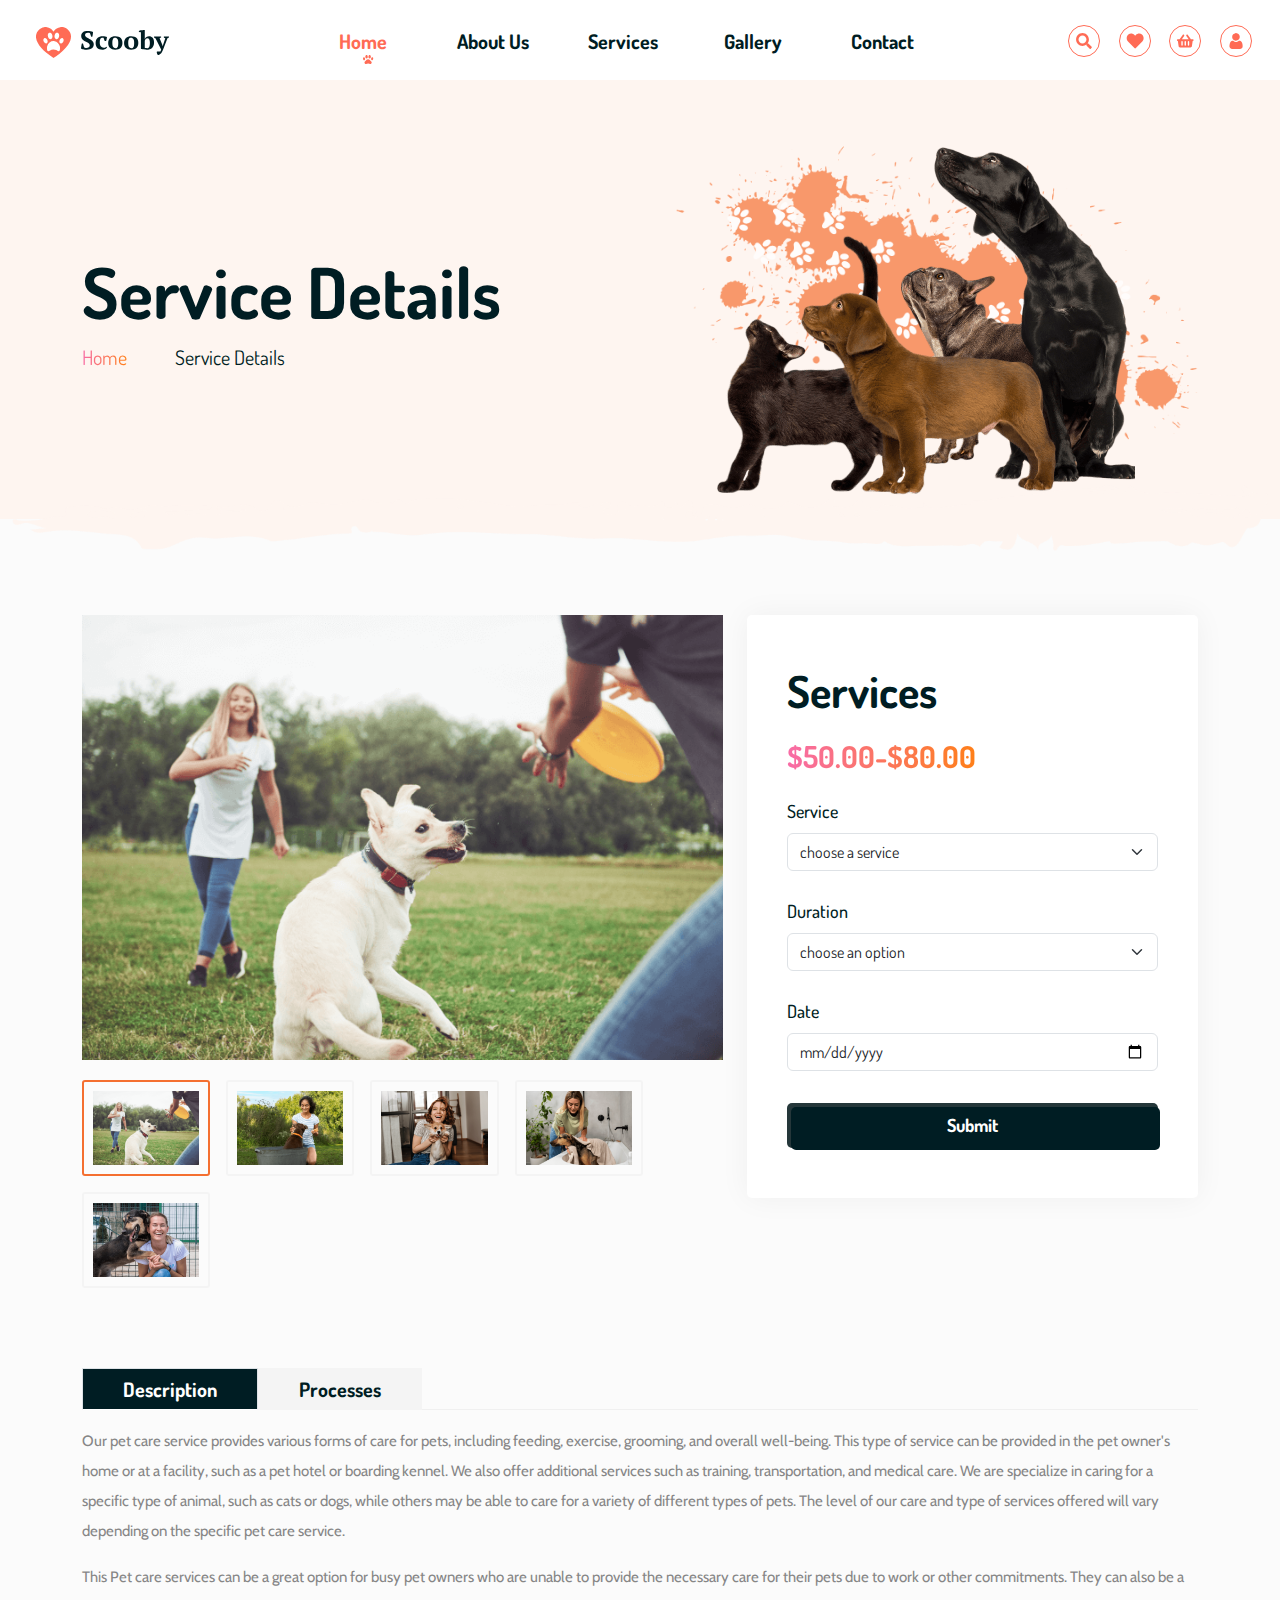
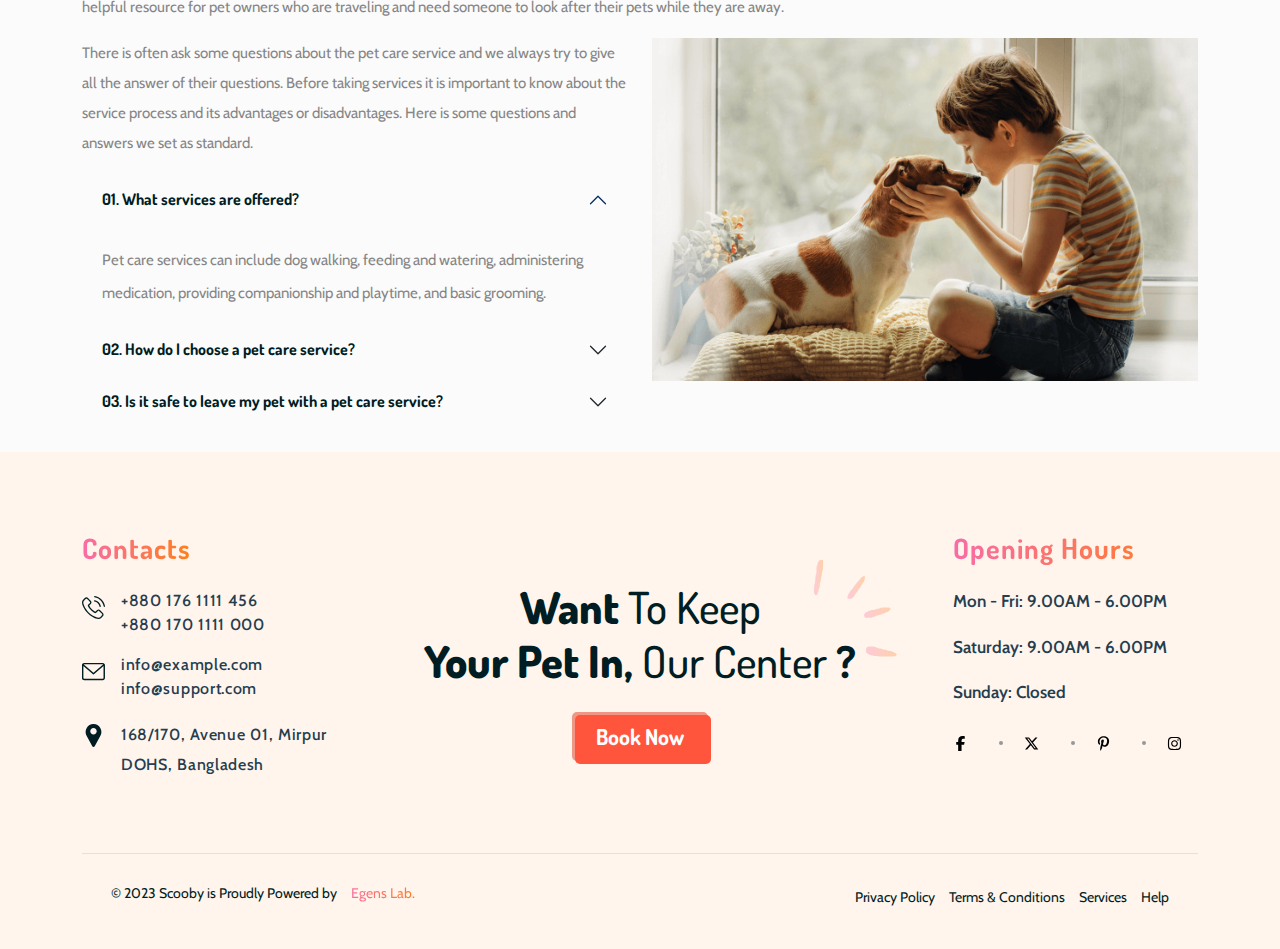
<file: services.html>
<!DOCTYPE html>
<html lang="en">
<head>
    <meta charset="UTF-8">
    <meta name="viewport" content="width=device-width, initial-scale=1.0">
    <title>Services</title>
    <link href="https://cdn.jsdelivr.net/npm/bootstrap@5.3.3/dist/css/bootstrap.min.css" rel="stylesheet" integrity="sha384-QWTKZyjpPEjISv5WaRU9OFeRpok6YctnYmDr5pNlyT2bRjXh0JMhjY6hW+ALEwIH" crossorigin="anonymous">
    <link rel="stylesheet" href="./assets/css/main.css"/>
</head>
<body>
  <!--<header class="header fixed-top bg-white p-3 w-100" >
    <div class="container-fluid" >
      <div class="row-customized mb-2" >
        <div class="logo p-2">
            <a href="./index.html">
                <img src="./assets/images/public/logo.svg" alt="logo" title="logo" />
            </a>
        </div>
        <nav class="nav">
          <ul class="row-customized m-0 p-0">
            <li class="active">
              <a href="#" class="active">Home</a>
            </li>
            <li>
              <a href="#">About Us</a>
            </li>
            <li>
              <a href="#">About Us</a>
            </li>
            <li>
              <a href="#">Services</a>
            </li>
            <li>
                <a href="#">Blogs</a>
            </li>
            <li>
              <a href="#">Contact</a>
            </li>
          </ul>
        </nav>
        <div class="header-btns row-customized">
          <a class="search-btn" href="#">
            <svg width="18" height="18" viewBox="0 0 15 15" xmlns="http://www.w3.org/2000/svg">
                <path d="M13.8914 12.3212L11.3164 9.74312C11.1877 9.63999 11.0332 9.56265 10.8787 9.56265H10.4667C11.1619 8.6603 11.5997 7.52593 11.5997 6.26265C11.5997 3.32358 9.1792 0.900146 6.2437 0.900146C3.28245 0.900146 0.887695 3.32358 0.887695 6.26265C0.887695 9.22749 3.28245 11.6251 6.2437 11.6251C7.4797 11.6251 8.6127 11.2126 9.5397 10.4908V10.9291C9.5397 11.0837 9.5912 11.2384 9.71995 11.3673L12.2692 13.9197C12.5267 14.1775 12.9129 14.1775 13.1447 13.9197L13.8657 13.1978C14.1232 12.9658 14.1232 12.5791 13.8914 12.3212ZM6.2437 9.56265C4.41545 9.56265 2.9477 8.09312 2.9477 6.26265C2.9477 4.45796 4.41545 2.96265 6.2437 2.96265C8.0462 2.96265 9.5397 4.45796 9.5397 6.26265C9.5397 8.09312 8.0462 9.56265 6.2437 9.56265Z"></path>
            </svg>
          </a>
          <a class="fav-btn" href="#">
            <svg width="18" height="18" viewBox="0 0 14 13" xmlns="http://www.w3.org/2000/svg">
                <path d="M12.4147 1.51371C11.0037 0.302997 8.92573 0.534835 7.61736 1.87434L7.12993 2.38954L6.61684 1.87434C5.33413 0.534835 3.23047 0.302997 1.81948 1.51371C0.203258 2.90473 0.126295 5.37767 1.56294 6.87174L6.53988 12.0237C6.84773 12.3586 7.38647 12.3586 7.69433 12.0237L12.6713 6.87174C14.1079 5.37767 14.0309 2.90473 12.4147 1.51371Z"></path>
                </svg>
          </a>
          <a class="cart-btn" href="#">
            <svg width="18" height="18" viewBox="0 0 16 13" xmlns="http://www.w3.org/2000/svg">
                <path d="M15.6365 5.46266C15.6365 5.12721 15.3541 4.84336 15.0202 4.84336H13.274L10.5262 1.07601C10.2694 0.688956 9.75576 0.611544 9.39624 0.895386C9.01104 1.15342 8.934 1.6695 9.21648 2.03075L11.2452 4.84336H5.21036L7.2391 2.03075C7.52158 1.6695 7.44454 1.15342 7.05934 0.895386C6.69982 0.611544 6.18621 0.688956 5.92941 1.07601L3.18163 4.84336H1.46105C1.10153 4.84336 0.844727 5.12721 0.844727 5.46266V5.87552C0.844727 6.23677 1.10153 6.49481 1.46105 6.49481H1.66649L2.33418 11.2169C2.41122 11.8362 2.92482 12.2749 3.54115 12.2749H12.9144C13.5308 12.2749 14.0444 11.8362 14.1214 11.2169L14.8148 6.49481H15.0202C15.3541 6.49481 15.6365 6.23677 15.6365 5.87552V5.46266ZM8.85696 10.0041C8.85696 10.3654 8.57447 10.6234 8.24063 10.6234C7.88111 10.6234 7.6243 10.3654 7.6243 10.0041V7.1141C7.6243 6.77865 7.88111 6.49481 8.24063 6.49481C8.57447 6.49481 8.85696 6.77865 8.85696 7.1141V10.0041ZM11.7331 10.0041C11.7331 10.3654 11.4507 10.6234 11.1168 10.6234C10.7573 10.6234 10.5005 10.3654 10.5005 10.0041V7.1141C10.5005 6.77865 10.7573 6.49481 11.1168 6.49481C11.4507 6.49481 11.7331 6.77865 11.7331 7.1141V10.0041ZM5.98077 10.0041C5.98077 10.3654 5.69829 10.6234 5.36445 10.6234C5.00492 10.6234 4.74812 10.3654 4.74812 10.0041V7.1141C4.74812 6.77865 5.00492 6.49481 5.36445 6.49481C5.69829 6.49481 5.98077 6.77865 5.98077 7.1141V10.0041Z"></path>
            </svg>
          </a>
          <a class="auth-btn" href="#">
            <svg width="18" height="18" viewBox="0 0 15 15" xmlns="http://www.w3.org/2000/svg">
                <g clip-path="url(#clip0_1585_341)">
                <path d="M6.98716 0.938832C6.28609 1.04711 5.65949 1.38227 5.169 1.90563C4.62972 2.48055 4.3498 3.14571 4.31128 3.94235C4.25735 5.0561 4.80177 6.12086 5.74167 6.73703C6.20391 7.04125 6.64818 7.19594 7.18747 7.23977C8.18643 7.31711 9.03901 7.00258 9.72724 6.29875C10.2742 5.74188 10.5516 5.13344 10.6183 4.35743C10.7108 3.32102 10.3205 2.3568 9.54234 1.68133C9.03901 1.24821 8.57676 1.03164 7.93733 0.938832C7.62916 0.895004 7.26964 0.892426 6.98716 0.938832Z"></path>
                <path d="M4.65531 7.29655C3.49456 7.4203 2.68821 8.25561 2.31327 9.7303C2.06418 10.7126 1.99998 11.8933 2.15919 12.5405C2.29016 13.0587 2.71902 13.5846 3.21465 13.8373C3.43807 13.9507 3.75907 14.0435 4.02871 14.0744C4.18793 14.0951 5.40004 14.1002 7.71896 14.0951L11.1729 14.0873L11.3912 14.0255C12.2027 13.8037 12.7574 13.2572 12.9603 12.4889C13.0656 12.0893 13.0527 11.1354 12.9295 10.3826C12.6598 8.70678 11.9767 7.70131 10.8956 7.38678C10.6491 7.31459 10.2074 7.26045 10.0764 7.28623C9.95057 7.30944 9.77594 7.40225 9.38047 7.65749C8.95931 7.93077 8.90025 7.9617 8.58438 8.0803C8.21972 8.21694 7.91926 8.27624 7.56745 8.27624C7.20792 8.27624 6.93058 8.22467 6.56592 8.09577C6.2218 7.97202 6.20639 7.96428 5.66711 7.62139C5.38463 7.44092 5.17405 7.32491 5.09187 7.3017C4.94806 7.26561 4.94806 7.26561 4.65531 7.29655Z"></path>
                </g>
            </svg>
          </a>
        </div>
      </div>
    </div>
  </header>
-->
<header class="header fixed-top bg-white p-3 w-100" >
  <div class="container-fluid" >
    <div class="row-customized mb-2" >
      <div class="logo p-2">
          <a href="./index.html">
              <img src="./assets/images/public/logo.svg" alt="logo" title="logo" />
          </a>
      </div>
      <nav class="nav">
    <ul class="row-customized m-0 p-0">
          <li class="active">
            <a href="./index.html" class="active">Home</a>
          </li>
          <li>
            <a href="./about.html">About Us</a>
          </li>
          <li>
            <a href="./services.html">Services</a>
          </li>
          <li>
              <a href="./gallery.html">Gallery</a>
          </li>
          <li>
            <a href="./contact.html">Contact</a>
          </li>
        </ul>
      </nav>
      <div class="menu">
        <i class="fa-solid fa-bars" style="color: #000517;"></i>
       </div>
     <div class="header-btns row-customized">
        <a class="search-btn" href="#">
          <svg width="18" height="18" viewBox="0 0 15 15" xmlns="http://www.w3.org/2000/svg">
              <path d="M13.8914 12.3212L11.3164 9.74312C11.1877 9.63999 11.0332 9.56265 10.8787 9.56265H10.4667C11.1619 8.6603 11.5997 7.52593 11.5997 6.26265C11.5997 3.32358 9.1792 0.900146 6.2437 0.900146C3.28245 0.900146 0.887695 3.32358 0.887695 6.26265C0.887695 9.22749 3.28245 11.6251 6.2437 11.6251C7.4797 11.6251 8.6127 11.2126 9.5397 10.4908V10.9291C9.5397 11.0837 9.5912 11.2384 9.71995 11.3673L12.2692 13.9197C12.5267 14.1775 12.9129 14.1775 13.1447 13.9197L13.8657 13.1978C14.1232 12.9658 14.1232 12.5791 13.8914 12.3212ZM6.2437 9.56265C4.41545 9.56265 2.9477 8.09312 2.9477 6.26265C2.9477 4.45796 4.41545 2.96265 6.2437 2.96265C8.0462 2.96265 9.5397 4.45796 9.5397 6.26265C9.5397 8.09312 8.0462 9.56265 6.2437 9.56265Z"></path>
          </svg>
        </a>
        <a class="fav-btn" href="#">
          <svg width="18" height="18" viewBox="0 0 14 13" xmlns="http://www.w3.org/2000/svg">
              <path d="M12.4147 1.51371C11.0037 0.302997 8.92573 0.534835 7.61736 1.87434L7.12993 2.38954L6.61684 1.87434C5.33413 0.534835 3.23047 0.302997 1.81948 1.51371C0.203258 2.90473 0.126295 5.37767 1.56294 6.87174L6.53988 12.0237C6.84773 12.3586 7.38647 12.3586 7.69433 12.0237L12.6713 6.87174C14.1079 5.37767 14.0309 2.90473 12.4147 1.51371Z"></path>
              </svg>
        </a>
        <a class="cart-btn" href="#">
          <svg width="18" height="18" viewBox="0 0 16 13" xmlns="http://www.w3.org/2000/svg">
              <path d="M15.6365 5.46266C15.6365 5.12721 15.3541 4.84336 15.0202 4.84336H13.274L10.5262 1.07601C10.2694 0.688956 9.75576 0.611544 9.39624 0.895386C9.01104 1.15342 8.934 1.6695 9.21648 2.03075L11.2452 4.84336H5.21036L7.2391 2.03075C7.52158 1.6695 7.44454 1.15342 7.05934 0.895386C6.69982 0.611544 6.18621 0.688956 5.92941 1.07601L3.18163 4.84336H1.46105C1.10153 4.84336 0.844727 5.12721 0.844727 5.46266V5.87552C0.844727 6.23677 1.10153 6.49481 1.46105 6.49481H1.66649L2.33418 11.2169C2.41122 11.8362 2.92482 12.2749 3.54115 12.2749H12.9144C13.5308 12.2749 14.0444 11.8362 14.1214 11.2169L14.8148 6.49481H15.0202C15.3541 6.49481 15.6365 6.23677 15.6365 5.87552V5.46266ZM8.85696 10.0041C8.85696 10.3654 8.57447 10.6234 8.24063 10.6234C7.88111 10.6234 7.6243 10.3654 7.6243 10.0041V7.1141C7.6243 6.77865 7.88111 6.49481 8.24063 6.49481C8.57447 6.49481 8.85696 6.77865 8.85696 7.1141V10.0041ZM11.7331 10.0041C11.7331 10.3654 11.4507 10.6234 11.1168 10.6234C10.7573 10.6234 10.5005 10.3654 10.5005 10.0041V7.1141C10.5005 6.77865 10.7573 6.49481 11.1168 6.49481C11.4507 6.49481 11.7331 6.77865 11.7331 7.1141V10.0041ZM5.98077 10.0041C5.98077 10.3654 5.69829 10.6234 5.36445 10.6234C5.00492 10.6234 4.74812 10.3654 4.74812 10.0041V7.1141C4.74812 6.77865 5.00492 6.49481 5.36445 6.49481C5.69829 6.49481 5.98077 6.77865 5.98077 7.1141V10.0041Z"></path>
          </svg>
        </a>
        <a class="auth-btn" href="#">
          <svg width="18" height="18" viewBox="0 0 15 15" xmlns="http://www.w3.org/2000/svg">
              <g clip-path="url(#clip0_1585_341)">
              <path d="M6.98716 0.938832C6.28609 1.04711 5.65949 1.38227 5.169 1.90563C4.62972 2.48055 4.3498 3.14571 4.31128 3.94235C4.25735 5.0561 4.80177 6.12086 5.74167 6.73703C6.20391 7.04125 6.64818 7.19594 7.18747 7.23977C8.18643 7.31711 9.03901 7.00258 9.72724 6.29875C10.2742 5.74188 10.5516 5.13344 10.6183 4.35743C10.7108 3.32102 10.3205 2.3568 9.54234 1.68133C9.03901 1.24821 8.57676 1.03164 7.93733 0.938832C7.62916 0.895004 7.26964 0.892426 6.98716 0.938832Z"></path>
              <path d="M4.65531 7.29655C3.49456 7.4203 2.68821 8.25561 2.31327 9.7303C2.06418 10.7126 1.99998 11.8933 2.15919 12.5405C2.29016 13.0587 2.71902 13.5846 3.21465 13.8373C3.43807 13.9507 3.75907 14.0435 4.02871 14.0744C4.18793 14.0951 5.40004 14.1002 7.71896 14.0951L11.1729 14.0873L11.3912 14.0255C12.2027 13.8037 12.7574 13.2572 12.9603 12.4889C13.0656 12.0893 13.0527 11.1354 12.9295 10.3826C12.6598 8.70678 11.9767 7.70131 10.8956 7.38678C10.6491 7.31459 10.2074 7.26045 10.0764 7.28623C9.95057 7.30944 9.77594 7.40225 9.38047 7.65749C8.95931 7.93077 8.90025 7.9617 8.58438 8.0803C8.21972 8.21694 7.91926 8.27624 7.56745 8.27624C7.20792 8.27624 6.93058 8.22467 6.56592 8.09577C6.2218 7.97202 6.20639 7.96428 5.66711 7.62139C5.38463 7.44092 5.17405 7.32491 5.09187 7.3017C4.94806 7.26561 4.94806 7.26561 4.65531 7.29655Z"></path>
              </g>
          </svg>
        </a>
      </div>
    </div>
  </div>
</header>
    <main>
      <section class="contact-us w-100 mt-5">
        <div class="container">
            <div class="row justify-content-center align-items-center text-center p-4">
                <div class="col-lg-6">
                <div class="start-contact d-flex flex-column align-items-start justify-content-start">
                    <h1>Service Details</h1>
                    <div class="d-flex flex-wrap grid gap-5">
                        <a href="./index.html">Home</a>
                        <p>Service Details</p>
                    </div>
                </div>
            </div>
                <div class="col-lg-6">
                <div class="end-contact p-4">
                    <div class="bg-img">
                        <img class="img-fluid" src="./assets/images/public/contact/contact-dogs.png"/>
                    </div>
                    <img class="img-fluid" src="./assets/images/public/contact/dogs.png"/>

                </div>
            </div>
            <div class="banner-btm">
                <img src="./assets/images/public/contact/inner-banner-btm-vec.png" alt="">
            </div>
        </div>
        </div>
    </section>
      <section class="services-booking-form mt-3">
        <div class="container">
            <div class="row">
                <div class="col-lg-7">
                    <div class="tab-content tab-content-cost" id="v-pills-tabContent">
                        <div class="tab-pane fade show active" id="v-pills-image1" role="tabpanel" aria-labelledby="pills-image1-tab">
                            <img class="img-fluid" src="./assets/images/daycare/card-big-01.png" alt="dog" title="dog"/>
                        </div>
                        <div class="tab-pane fade" id="v-pills-image2" role="tabpanel" aria-labelledby="pills-image2-tab">
                            <img class="img-fluid" src="./assets/images/daycare/card-big-02.png" alt="dog" title="dog"/>
                
                        </div>
                        <div class="tab-pane fade" id="v-pills-image3" role="tabpanel" aria-labelledby="pills-image3-tab">
                            <img class="img-fluid" src="./assets/images/daycare/card-big-03.png" alt="dog" title="dog"/>
                        </div>
                        <div class="tab-pane fade" id="v-pills-image4" role="tabpanel" aria-labelledby="pills-image4-tab">
                            <img class="img-fluid" src="./assets/images/daycare/card-big-04.png" alt="dog" title="dog"/>
                
                        </div>
                        <div class="tab-pane fade" id="v-pills-image5" role="tabpanel" aria-labelledby="pills-image5-tab">
                            <img class="img-fluid" src="./assets/images/daycare/card-big-05.png" alt="dog" title="dog"/>
                        </div>
                </div>
                        <div class="nav nav-cost nav-pills" id="v-pills-tab" role="tablist" aria-orientation="vertical">
                          <button class="nav-link active" id="v-pills-image1-tab" data-bs-toggle="pill" data-bs-target="#v-pills-image1" type="button" role="tab" aria-controls="v-pills-image1" aria-selected="true">
                            <img src="./assets/images/daycare/card-big-01.png" alt="dog" title="dog"/>
                
                          </button>
                          <button class="nav-link" id="v-pills-image2-tab" data-bs-toggle="pill" data-bs-target="#v-pills-image2" type="button" role="tab" aria-controls="v-pills-image2" aria-selected="false">
                            <img src="./assets/images/daycare/card-big-02.png" alt="dog" title="dog"/>
                          </button>
                          <button class="nav-link" id="v-pills-image3-tab" data-bs-toggle="pill" data-bs-target="#v-pills-image3" type="button" role="tab" aria-controls="v-pills-image3" aria-selected="false">
                            <img src="./assets/images/daycare/card-big-03.png" alt="dog" title="dog"/>
                          </button>
                          <button class="nav-link" id="v-pills-image4-tab" data-bs-toggle="pill" data-bs-target="#v-pills-image4" type="button" role="tab" aria-controls="v-pills-image4" aria-selected="false">
                            <img src="./assets/images/daycare/card-big-04.png" alt="dog" title="dog"/>
                          </button>
                          <button class="nav-link" id="v-pills-image5-tab" data-bs-toggle="pill" data-bs-target="#v-pills-image5" type="button" role="tab" aria-controls="v-pills-image5" aria-selected="false">
                            <img src="./assets/images/daycare/card-big-05.png" alt="dog" title="dog"/>
                          </button>
                        </div>
                </div>
                <div class="col-lg-5">
                  <div class="services-booking  d-flex flex-wrap flex-column gap-3">
                    <div class="service-booking d-flex flex-wrap flex-column gap-2">
                      <div class="booking-title">
                        <h2 class="fw-bolder">Services</h2>
                      </div>
                      <div class="price">
                        <span class="fw-bolder">$50.00-$80.00</span>
                      </div>
                    </div>
                    <div class="booking-form">
                      <form class=" d-flex flex-wrap flex-column gap-4">
                        <div>
                          <label class="form-label">Service</label>
                          <select class="form-select" aria-label="Default select example">
                            <option selected>choose a service</option>
                            <option value="1">DayCare</option>
                            <option value="2">Grooming</option>
                            <option value="3">Boarding</option>
                            <option value="4">Veterinary</option>
  
                          </select>
                        </div>
                        <div>
                          <label class="form-label"> Duration </label>
                          <select class="form-select" aria-label="Default select example">
                            <option selected>choose an option</option>
                            <option value="1">Full Day (over 5 hrs)</option>
                            <option value="2">Half Day (under 5 hrs)</option>
                          </select>
                        </div>
                        <div class="form-floating">
                          <div>
                            <label for="dateInput" class="form-label">Date</label>
                            <input type="date" id="dateInput" class="form-control">
                          </div>                 
                         </div>
                      </form>
  
                    </div>
                    <div class="booking-form-button d-flex flex-wrap align-items-center justify-content-center">
                      <button class="booking-form-btn btn btn-outline text-capitalize fw-bold px-5 py-2 mt-3 w-100">Submit</button>

                    </div>
                  </div>


                </div>
              </div>


            </div>
    </section>
        <section class="services-details">
            <div class="container">
                <nav>
                    <div class="nav nav-tabs" id="nav-tab" role="tablist">
                      <button class="nav-link active" id="nav-description-tab" data-bs-toggle="tab" data-bs-target="#nav-description" type="button" role="tab" aria-controls="nav-description" aria-selected="true">description</button>
                      <button class="nav-link" id="nav-processes-tab" data-bs-toggle="tab" data-bs-target="#nav-processes" type="button" role="tab" aria-controls="nav-processes" aria-selected="false">processes</button>
                     <!-- <button class="nav-link" id="nav-review-tab" data-bs-toggle="tab" data-bs-target="#nav-review" type="button" role="tab" aria-controls="nav-review" aria-selected="false">review</button>-->
                    </div>
                  </nav>
                  <div class="tab-content" id="nav-tabContent">
                    <div class="tab-pane fade show active" id="nav-description" role="tabpanel" aria-labelledby="nav-description-tab" tabindex="0">
                        <div class="start-description mb-3 mt-3">
                            <p>Our pet care service provides various forms of care for pets, including feeding, exercise, grooming, and overall well-being. This type of service can be provided in the pet owner's home or at a facility, such as a pet hotel or boarding kennel. We also offer additional services such as training, transportation, and medical care. We are specialize in caring for a specific type of animal, such as cats or dogs, while others may be able to care for a variety of different types of pets. The level of our care and type of services offered will vary depending on the specific pet care service.</p>
                            <p>This Pet care services can be a great option for busy pet owners who are unable to provide the necessary care for their pets due to work or other commitments. They can also be a helpful resource for pet owners who are traveling and need someone to look after their pets while they are away.</p>
                        </div>
                        <div class="end-description row mb-4">
                            <div class="col-lg-6">
                                <p>There is often ask some questions about the pet care service and we always try to give all the answer of their questions. Before taking services it is important to know about the service process and its advantages or disadvantages. Here is some questions and answers we set as standard.</p>
                                <div class="accordion" id="accordionExample">
                                    <div class="accordion-item">
                                      <h2 class="accordion-header">
                                        <button class="accordion-button" type="button" data-bs-toggle="collapse" data-bs-target="#collapseOne" aria-expanded="true" aria-controls="collapseOne">
                                            01. What services are offered?
                                        </button>
                                      </h2>
                                      <div id="collapseOne" class="accordion-collapse collapse show" data-bs-parent="#accordionExample">
                                        <div class="accordion-body">
                                          <strong>
                                            Pet care services can include dog walking, feeding and watering, administering medication, providing companionship and playtime, and basic grooming.
                                        </strong>
                                        </div>
                                      </div>
                                    </div>
                                    <div class="accordion-item">
                                      <h2 class="accordion-header">
                                        <button class="accordion-button collapsed" type="button" data-bs-toggle="collapse" data-bs-target="#collapseTwo" aria-expanded="false" aria-controls="collapseTwo">
                                            02. How do I choose a pet care service?
                                        </button>
                                      </h2>
                                      <div id="collapseTwo" class="accordion-collapse collapse" data-bs-parent="#accordionExample">
                                        <div class="accordion-body">
                                          <strong>
                                            Some things to consider when choosing a pet care service include the type of service you need, the cost, the availability of the service. 
                                        </strong> 
                                        </div>
                                      </div>
                                    </div>
                                    <div class="accordion-item">
                                      <h2 class="accordion-header">
                                        <button class="accordion-button collapsed" type="button" data-bs-toggle="collapse" data-bs-target="#collapseThree" aria-expanded="false" aria-controls="collapseThree">
                                            03. Is it safe to leave my pet with a pet care service?    
                                        </button>
                                      </h2>
                                      <div id="collapseThree" class="accordion-collapse collapse" data-bs-parent="#accordionExample">
                                        <div class="accordion-body">
                                          <strong>
                                            Pet care services should be able to provide a safe and comfortable environment for your pet.
                                            </strong>
                                        </div>
                                      </div>
                                    </div>
                                  </div>
                            </div>
                            <div class="col-lg-6">
                                <img class="img-fluid" src="./assets/images/services/services-description.png" alt="service" title="service" />
                            </div>
                        </div>
                    </div>
                    <div class="tab-pane fade" id="nav-processes" role="tabpanel" aria-labelledby="nav-processes-tab" tabindex="0">
                        <p class="mb-3 mt-3">
                            Choosing a pet care service, it is important to do your research and select a reputable provider that has experience and a good track record. You should also discuss your pet's needs and any special instructions with the provider to ensure that your pet will receive the best possible care.
                        </p>
                        <ul>
                            <li>
                                <strong>Boarding:</strong>
                                This is when you leave your pet at a kennel or other facility while you are away. Boarding facilities typically offer basic care such as feeding, watering, and exercise, as well as additional services like grooming and training.
                            </li>
                            <li>
                                <strong>Daycare:</strong>
                                Daycare is a service that provides care for your pet while you are at work or otherwise busy. Daycare facilities typically offer playtime, socialization, and basic care such as feeding and watering.
                            </li>
                            <li>
                                <strong>Grooming:</strong>
                                Grooming services can help keep your pet clean and well-groomed. This can include bathing, clipping nails, and brushing fur.
                            </li>
                            <li>
                                <strong>Training:</strong>
                                Pet training services can help teach your pet basic obedience skills or help with behavioral issues.
                            </li>
                        </ul>
                    </div>
                    <!--<div class="tab-pane fade row g-lg-4 gy-5" id="nav-review" role="tabpanel" aria-labelledby="nav-review-tab" tabindex="0">
                        <div class="start-review col-lg-8">
                            <h3 class="text-capitalize">Review (02) :</h3>
                            <ul>
                                <li>

                                </li>
                                <li>

                                </li>
                            </ul>

                        </div>
                        <div class="end-review col-lg-4">

                        </div>
                    </div>-->
                  </div>


            </div>

        </section>
  



        <div class="auth-modal d-none w-100 h-100">
          <div class="auth-form d-flex flex-wrap flex-column justify-content-center align-items-center col-12 col-sm-10 col-md-8 col-lg-6">
            <i class="close-btn">
              <svg xmlns="http://www.w3.org/2000/svg" width="30px" height="30px" viewBox="0 0 384 512"><!--!Font Awesome Free 6.6.0 by @fontawesome - https://fontawesome.com License - https://fontawesome.com/license/free Copyright 2024 Fonticons, Inc.--><path d="M342.6 150.6c12.5-12.5 12.5-32.8 0-45.3s-32.8-12.5-45.3 0L192 210.7 86.6 105.4c-12.5-12.5-32.8-12.5-45.3 0s-12.5 32.8 0 45.3L146.7 256 41.4 361.4c-12.5 12.5-12.5 32.8 0 45.3s32.8 12.5 45.3 0L192 301.3 297.4 406.6c12.5 12.5 32.8 12.5 45.3 0s12.5-32.8 0-45.3L237.3 256 342.6 150.6z"/></svg>
            </i>
            <h2 class="text-capitalize fw-bolder mb-2 pt-3 text-center">log in</h2>
            <p class="text-capitalize mb-3 text-center signup">new member? <a href="#">signup here</a></p>
            <form class="row flex-column w-100 g-3">
              <div class="email form-floating col-12">
                <div>
                  <label class="mb-2">Enter Your Email</label>
                  <input type="email" placeholder="Email" class="form-control"id="email"/>
                </div>
  
              </div>
              <div class="password form-floating col-12">
                <div>
                  <label class="mb-2">Enter Your password</label>
                  <input type="password" placeholder="Password" class="form-control hide-password" id="password" />
                  <svg class="show-password" xmlns="http://www.w3.org/2000/svg" width="15px" height="14px" font-weight="bold" viewBox="0 0 576 512">
                    <path class="eye" fill="#c2c4c7" d="M288 80c-65.2 0-118.8 29.6-159.9 67.7C89.6 183.5 63 226 49.4 256c13.6 30 40.2 72.5 78.6 108.3C169.2 402.4 222.8 432 288 432s118.8-29.6 159.9-67.7C486.4 328.5 513 286 526.6 256c-13.6-30-40.2-72.5-78.6-108.3C406.8 109.6 353.2 80 288 80zM95.4 112.6C142.5 68.8 207.2 32 288 32s145.5 36.8 192.6 80.6c46.8 43.5 78.1 95.4 93 131.1c3.3 7.9 3.3 16.7 0 24.6c-14.9 35.7-46.2 87.7-93 131.1C433.5 443.2 368.8 480 288 480s-145.5-36.8-192.6-80.6C48.6 356 17.3 304 2.5 268.3c-3.3-7.9-3.3-16.7 0-24.6C17.3 208 48.6 156 95.4 112.6zM288 336c44.2 0 80-35.8 80-80s-35.8-80-80-80c-.7 0-1.3 0-2 0c1.3 5.1 2 10.5 2 16c0 35.3-28.7 64-64 64c-5.5 0-10.9-.7-16-2c0 .7 0 1.3 0 2c0 44.2 35.8 80 80 80zm0-208a128 128 0 1 1 0 256 128 128 0 1 1 0-256z"/>
                    <line class="eye-line" x1="0" y1="0" x2="576" y2="512" stroke="#c2c4c7" stroke-width="20" />
                </svg>
                </div>
              
              </div>
              <div class="agreement-form form-floating d-flex flex-wrap justify-content-between align-items-center col-12">
                <div>
                  <input type="checkbox" id="agreement">
                  <label for="agreement">I agree to the <a href="#">Terms &amp; Policy</a></label>
                </div>
                <div>
                  <a href="#" class="forgot-pass">Forgotten Password</a>
                  </div>
              </div>
              <div class="auth-btn  col-12">
                <button class="btn btn-outline fw-bold w-100">Log in</button>
              </div>
              </form>
              <div class="mt-1 text-center w-100 col-12">
                <p class="px-5 lh-base" >By clicking the "signup" button, you create a Cobiro account, and you agree to Cobiro's <a href="#" class="fw-bold">Terms &amp; Conditions</a> &amp; <a href="#">Privacy Policy.</a></p>
              </div>
            </div>
          </div>

    </main>
    <footer class="footer">
      <div class="container">
          <div class="row justify-content-between">
              <div class="col-lg-3">
              <div class="contacts d-flex flex-wrap flex-column justify-content-center align-items-start">
                  <h3 class="fw-bold text-capitalize mb-4">contacts</h3>
                  <div class="mobile-numbers d-flex flex-wrap justify-content-evenly mb-3">
                      <div class="phone-icon me-3">
                          <img src="./assets/images/public/contact/footer-phone-icon.svg" alt="phone-icon" title="phone-icon"/>
                      </div>
                          <div class="d-flex flex-column align-items-start">
                              <a href="tel:+8801761111456">+880 176 1111 456</a>
                              <a href="tel:+8801701111000">+880 170 1111 000</a>
                          </div>
                  </div>
                  <div class="email-address d-flex flex-wrap justify-content-evenly mb-3">
                      <div class="email-icon me-3">
                          <img src="./assets/images/public/contact/footer-email-icon.svg" alt="email-icon" title="email-icon"/>
                      </div>
                          <div class="d-flex flex-column align-items-start">
                              <a href="mailto:info@example.com">info@example.com</a>
                              <a href="mailto:info@support.com">info@support.com</a>
                          </div>
                  </div>
                  <div class="location-address d-flex flex-wrap justify-content-evenly mb-3">
                      <div class="location-icon me-3">
                          <img src="./assets/images/public/contact/footer-location-icon.svg" alt="location-icon" title="location-icon"/>
                      </div>
                          <div class="d-flex flex-column align-items-start">
                              <location>
                                  <a href="#">168/170, Avenue 01, Mirpur</a>
                              </location>
                              <location>
                                  <a href="#">DOHS, Bangladesh</a>
                              </location>
                          </div>
                  </div>
              </div>
          </div>
          <div class="col-lg-6">
              <div class="booking  mt-5 text-center text-capitalize fw-bold">
                  <h2 class="fw-bolder" > 
                      want <span> to keep </span> <br> your pet in, <span> our center </span> ?
                  </h2>
                  <div class="booking-btn px-4 py-2 mt-3">
                      <a href="./contact.html">
                          Book Now 
                      </a>
                  </div>
              </div>
          </div>
          <div class="col-lg-3">
              <div class="opening-hours ps-3">
                  <h2 class="fw-bold text-capitalize mb-4"> Opening Hours </h2>
                  <p>Mon - Fri: 9.00AM - 6.00PM</p>
                  <p>Saturday: 9.00AM - 6.00PM</p>
                  <p>Sunday: Closed</p>
                  <div class="social-icons">
                      <ul class="d-flex flex-wrap justify-content-between ps-0 pe-3 px-4">
                          <li>
                              <a href="https://www.facebook.com/">
                                  <i>
                                      <svg xmlns="http://www.w3.org/2000/svg" viewBox="0 0 320 512" height="15px" width="15px"><!--!Font Awesome Free 6.6.0 by @fontawesome - https://fontawesome.com License - https://fontawesome.com/license/free Copyright 2024 Fonticons, Inc.--><path d="M80 299.3V512H196V299.3h86.5l18-97.8H196V166.9c0-51.7 20.3-71.5 72.7-71.5c16.3 0 29.4 .4 37 1.2V7.9C291.4 4 256.4 0 236.2 0C129.3 0 80 50.5 80 159.4v42.1H14v97.8H80z"/></svg>
                                  </i>
                              </a>
                          </li>
                          <li class="icon">
                              <a href="https://x.com/?lang=ar">
                                  <i>
                                      <svg xmlns="http://www.w3.org/2000/svg" viewBox="0 0 512 512" height="15px" width="15px" ><!--!Font Awesome Free 6.6.0 by @fontawesome - https://fontawesome.com License - https://fontawesome.com/license/free Copyright 2024 Fonticons, Inc.--><path d="M389.2 48h70.6L305.6 224.2 487 464H345L233.7 318.6 106.5 464H35.8L200.7 275.5 26.8 48H172.4L272.9 180.9 389.2 48zM364.4 421.8h39.1L151.1 88h-42L364.4 421.8z"/></svg>
                                  </i>
                              </a>
                          </li>
                          <li class="icon">
                              <a href="https://www.pinterest.com/">
                                  <i>
                                      <svg xmlns="http://www.w3.org/2000/svg" viewBox="0 0 384 512" height="15px" width="15px"><!--!Font Awesome Free 6.6.0 by @fontawesome - https://fontawesome.com License - https://fontawesome.com/license/free Copyright 2024 Fonticons, Inc.--><path d="M204 6.5C101.4 6.5 0 74.9 0 185.6 0 256 39.6 296 63.6 296c9.9 0 15.6-27.6 15.6-35.4 0-9.3-23.7-29.1-23.7-67.8 0-80.4 61.2-137.4 140.4-137.4 68.1 0 118.5 38.7 118.5 109.8 0 53.1-21.3 152.7-90.3 152.7-24.9 0-46.2-18-46.2-43.8 0-37.8 26.4-74.4 26.4-113.4 0-66.2-93.9-54.2-93.9 25.8 0 16.8 2.1 35.4 9.6 50.7-13.8 59.4-42 147.9-42 209.1 0 18.9 2.7 37.5 4.5 56.4 3.4 3.8 1.7 3.4 6.9 1.5 50.4-69 48.6-82.5 71.4-172.8 12.3 23.4 44.1 36 69.3 36 106.2 0 153.9-103.5 153.9-196.8C384 71.3 298.2 6.5 204 6.5z"/></svg>
                                  </i>
                              </a>
                          </li>
                          <li class="icon">
                              <a href="https://www.instagram.com/">
                                  <i>
                                      <svg xmlns="http://www.w3.org/2000/svg" viewBox="0 0 448 512" height="15px" width="15px"><!--!Font Awesome Free 6.6.0 by @fontawesome - https://fontawesome.com License - https://fontawesome.com/license/free Copyright 2024 Fonticons, Inc.--><path d="M224.1 141c-63.6 0-114.9 51.3-114.9 114.9s51.3 114.9 114.9 114.9S339 319.5 339 255.9 287.7 141 224.1 141zm0 189.6c-41.1 0-74.7-33.5-74.7-74.7s33.5-74.7 74.7-74.7 74.7 33.5 74.7 74.7-33.6 74.7-74.7 74.7zm146.4-194.3c0 14.9-12 26.8-26.8 26.8-14.9 0-26.8-12-26.8-26.8s12-26.8 26.8-26.8 26.8 12 26.8 26.8zm76.1 27.2c-1.7-35.9-9.9-67.7-36.2-93.9-26.2-26.2-58-34.4-93.9-36.2-37-2.1-147.9-2.1-184.9 0-35.8 1.7-67.6 9.9-93.9 36.1s-34.4 58-36.2 93.9c-2.1 37-2.1 147.9 0 184.9 1.7 35.9 9.9 67.7 36.2 93.9s58 34.4 93.9 36.2c37 2.1 147.9 2.1 184.9 0 35.9-1.7 67.7-9.9 93.9-36.2 26.2-26.2 34.4-58 36.2-93.9 2.1-37 2.1-147.8 0-184.8zM398.8 388c-7.8 19.6-22.9 34.7-42.6 42.6-29.5 11.7-99.5 9-132.1 9s-102.7 2.6-132.1-9c-19.6-7.8-34.7-22.9-42.6-42.6-11.7-29.5-9-99.5-9-132.1s-2.6-102.7 9-132.1c7.8-19.6 22.9-34.7 42.6-42.6 29.5-11.7 99.5-9 132.1-9s102.7-2.6 132.1 9c19.6 7.8 34.7 22.9 42.6 42.6 11.7 29.5 9 99.5 9 132.1s2.7 102.7-9 132.1z"/></svg>
                                  </i>
                              </a>
                          </li>
                      </ul>
                  </div>
                  
              </div>
          </div>
          </div>
          <div class="copyright">
              <div class="row-customized border-top p-4">
                  <div class="col-lg-4">
                  <div class="copyright-start d-flex flex-wrap justify-content-start grid gap-1">
                      <p>© 2023 Scooby is Proudly Powered by </p>
                      <a href="https://www.egenslab.com/">Egens Lab.</a>
    
                  </div>
              </div>
              <div class="offset-4 col-lg-4 delete-offset ">
                  <div class="copyright-end">
                      <ul class="text-capitalize d-flex flex-wrap justify-content-between align-items-center ">
                          <li>
                              <a href="#">
                                  privacy policy
                              </a>
                          </li>
                          <li>
                              <a href="#">
                                  terms & conditions
                              </a>
                          </li>
                          <li>
                              <a href="#">
                                  services
                              </a>
                          </li>
                          <li>
                              <a href="#">
                                  help
                              </a>
                          </li>
                      </ul>
    
                  </div>
              </div>
              </div>
          </div>
      </div>
    
    
    </footer>
    

    <script src="https://cdn.jsdelivr.net/npm/bootstrap@5.3.3/dist/js/bootstrap.bundle.min.js" integrity="sha384-YvpcrYf0tY3lHB60NNkmXc5s9fDVZLESaAA55NDzOxhy9GkcIdslK1eN7N6jIeHz" crossorigin="anonymous"></script>
    <script src="./assets/js/main.js"></script>
</body>
</html>
</file>
<file: assets/css/main.css>
@import "./base.css";
.d-none-c{
    display: none !important;
}
.overlay {
    position: fixed;
    top: 0;
    left: 0;
    width: 100%;
    height: 100%;
    background-color: rgba(0, 0, 0, 0.5); 
    display: flex;
    align-items: center;
    justify-content: center;
    z-index: 9999; 
}
.loader {
    border: 8px solid #f3f3f3; 
    border-top: 8px solid #3498db; 
    border-radius: 50%; 
    width: 50px;
    height: 50px;
    animation: spin 1s linear infinite;
}
/*start header*/
.header{
    height: 80px;
    transition: .4s;
}
.header .nav{
    width: 50%;
    text-align: center;
    font-size: 20px;
    font-weight: 400;
}
.header .nav .active{
    font-weight: bold;
    color: var(--primary-color2);
    position: relative;
}
.header .nav li:first-of-type a::after{
    content: url(../images/home/h2-menu-active-icon.svg);
    position: absolute;
    top: 13px;
    left: 50%;

}
.header .nav ul{
    width: 100%;
}
.header .nav ul li{
    width: 15%;
}
.header .menu{
    display: none;
}
.header .header-btns{
    width: 15%;
}

.header-btns a{
    border: 1px solid var(--primary-color2);
    border-radius: 50%;
    display: flex;
    flex-wrap: wrap;
    align-items: center;
    justify-content: center;
    padding: 6px;
}
.header-btns svg{
    fill: var(--primary-color2);
}
.change-navBar{
    border-bottom: 3.4px solid #FF6B55 ;
}
@media (max-width:1036px){
    .header .nav{
        height: 0;
        position: absolute;
        top: 80px;
        left: 0;
        right: 0;
        width:100vw;
        background-color: white;
        transition: .5s;
        overflow:hidden;
    }
    .nav.active{
        height: 200px;

    }
    .nav ul{
        display: flex;
        width: fit-content;
        margin: 80px auto 0 auto;
        text-align: center;
        transition: .5s;
        opacity: 0;
    }
    .nav.active ul{
        opacity: 1;
    }
    .nav ul li a{
        margin-bottom: 12px;
    }
    .header .menu{
        display: block;
        cursor: pointer;

    }

}
@media (max-width:992px){
    .header .nav{
        top: 80px;
        
    }
}
@media (max-width:970px){
    .header-btns  {
        row-gap: 2px;
        
    }
}
@media (max-width:960px){
    .header .header-btns{
           width: 20%;
    }
}
@media (max-width:933px){
    .header {
        height: auto;
    }
}
@media (max-width:912px){
    .header .nav {
        top: 90px;
    }
    .header .header-btns{
        width: 25%;
 }
}
@media (max-width:600px){
    .header .header-btns{
        width: 15%;
        justify-content: center;
        gap: 7px;
 }

}
@media (max-width:528px){
    .header .nav{
        top:100px;
        padding: 10px;
    }
    .header .header-btns{
        width: 20%;
 }
}
@media (max-width:504px){
    .header .nav{
        top:100px;
        padding: 10px;
    }
}
@media (max-width:483px){
    .header .nav{
        top:105px;
    }
}
@media (max-width:482px){
    .header .nav{
        top:90px;
    }
}
@media (max-width:442px){
    .header .nav ul  {
        flex-direction: column;
    }
    .header .nav ul li{
        font-size: 18px;
        text-align: center;
    }
    .header .header-btns{
        width: 45%;
    }

}

@media (max-width:411px){
    .header .header-btns{
        width: 30%;
    }

}

@media (max-width:300px){
    .header-btns  {
        margin: auto;
        width: 100% !important;
        justify-content: center;
        gap: 3px;
        padding: 10px;        
    }
    .header .nav{
        top:120px;
    }
}
/*end header*/
/*start scoopy-intro*/
.scoopy-intro{
    height: 100%;
    
}
.scoopy-intro .main-side{
    background-image: url(../images/home/scoocy-intro-bg.png);
    background-size: cover;
    background-position: center center;
    background-repeat: no-repeat;
    background-color: #f4ede6;
    height: 100%;
    padding: 100px 30px;
}
.scoopy-intro .main-side .intro{
    position: relative;
}
.scoopy-intro .main-side p{
    color: var(--title-color1);
    font-size: 22px;
}
.scoopy-intro .main-side p::after {
    content: url(../images/home/scoopy-text-vect.svg);
    position: absolute;
    left: -38px;
    top: -18px;
}

.scoopy-intro .main-side h1{
    color: var(--title-color1);
    font-size: 70px;
    font-weight: 800;
}
.scoopy-intro .main-side h1 span{
    color: var(--primary-color2);
}
.main-side .start-main , .main-side .end-main{
    width: 45%;
}
.main-side .start-main .intro-btns .first-btn {
    font-size: 18px;
    color: var(--white);
    display: inline-block;
    background-color: #ef9685;
    border-radius: 5px;
    position: relative;
    z-index: 1;
    transition: .2s;

}
.main-side .start-main .intro-btns .first-btn::after{
        content: "";
        background-color: #ff553c;
        height: 100%;
        width: 100%;
        position: absolute;
        right: -3px;
        bottom: -3px;
        border-radius: 5px;
        z-index: -1;
        transition: .2s;    
}
.main-side .start-main .intro-btns .second-btn{
        font-size: 18px;
        color: var(--white);
        display: inline-block;
        background-color: #25373a;
        border-radius: 5px;
        position: relative;
        z-index: 1;
        transition: .2s;    
}
.main-side .start-main .intro-btns .second-btn::after {
    content: "";
    background-color: var(--title-color1);
    height: 100%;
    width: 100%;
    position: absolute;
    right: -3px;
    bottom: -3px;
    border-radius: 5px;
    z-index: -1;
    transition: .4s;
}
.main-side .start-main .intro-btns .first-btn:hover{
    transform: scale(.99); 
    background-color: var(--title-color1);
}
.main-side .start-main .intro-btns .first-btn:hover::after{
    background-color: var(--title-color1);
}
.main-side .start-main .intro-btns .second-btn:hover{
    transform: scale(.99); 
    background-color: var(--primary-color2);
}
.main-side .start-main .intro-btns .second-btn:hover::after{
    background-color: var(--primary-color2);
}
@media (max-width:992px) {
    .scoopy-intro .main-side .to-delete{
        display: none;
    }
    
}
@media (max-width:931px) {
    .scoopy-intro {
        margin-top: 90px;
    }

    
}
@media (max-width:600px) {
    .scoopy-intro .start-main{
        display: flex;
        flex-wrap: wrap;
        flex-direction: column;
        justify-content: center;
        align-items: center;
        text-align: center;
    }
    .scoopy-intro .main-side p::after {
        content: url(../images/home/scoopy-text-vect.svg);
        position: absolute;
        left: 45px;
        top: -17px;
    }
    
}
@media (max-width:472px) {
    .scoopy-intro .main-side p::after {
        display: none;
    }
    .scoopy-intro .intro-btns{
        justify-content: center !important;
    }
    .scoopy-intro .main-side h1{
        font-size: 38px;
    }
    
}


/*end scoopy-intro*/
/*start all-services*/
.swiper {
    width: 100%;
    height: 440px;
}
.swiper-wrapper{
text-align: center;
}

.swiper-slide {
    width: calc(100% / 5);
    background: #f9f9f9;
}

.main-card {
    background: #fef8ef;
    position: absolute;
    left: 50%;
    top: 0;
    transform: translateX(-50%);
    z-index: 9;
    width: 100%;
    /*width: 265.2px;*/
    max-width: 280px;
    height: 450px;
}

.swiper .main-card .services-card-bgt {
    position: absolute;
    right: 0;
    top: 0;
    z-index: -1;
    opacity: .1;
}

.swiper .services-card-bgb {
    position: absolute;
    left: 0;
    bottom: 0;
    z-index: -1;
    opacity: .1;
}

.main-card h2 {
    font-size: 46px;
    color: var(--title-color1);
    margin-bottom: 50px;
    padding: 60px 20px;

}

.main-card h2 span {
    position: relative;
}

.main-card .main-card-btn {
    font-size: 22px;
    color: var(--white);
    background-color: #ef9685;
    border-radius: 5px;
    position: relative;
    z-index: 1;
    transition: .2s;
    margin-bottom: 40px;
}

.main-card .main-card-btn::after {
    content: "";
    background-color: #ff553c;
    height: 100%;
    width: 100%;
    position: absolute;
    right: -3px;
    bottom: -3px;
    border-radius: 5px;
    z-index: -1;
    transition: .2s;
}

.main-card .main-card-btn:hover {
    transform: scale(.99);
    background-color: var(--title-color1);
}

.main-card .main-card-btn:hover::after {
    background-color: var(--title-color1);
}

.main-card h2 span::after {
    content: url(../images/home/services-text-vect.svg);
    position: absolute;
    left: 0;
    top: -12px;
}

.swiper-slide  {
    width: 100%;
    max-width: 100%;
    height: auto;
    position: relative;
    display: flex;
    flex-direction: column;
    justify-content: center;
    padding: 10px;
}

.swiper-slide .service-icon {
    height: 120px;
    padding-top: 25px;

}

.swiper-slide .services-card-bg {
    position: absolute;
    right: 0;
    top: 0;
}

.swiper .services-card .services-content {
    display: flex;
    flex-wrap: wrap;
    flex-direction: column;
    align-items: center;
    justify-content: center;
    padding: 10px 20px;
    margin-top: 15px;
}

.swiper-slide h3 a {
    font-size: 38px;
    color: var(--title-color1);
    padding: 30px 20px;
    font-weight: bold;
}

.swiper  p {
    font-size: 18px;
    font-weight: 400;
    color: #868686;
    font-family: var(--font-cabin);
    line-height: 30px;
    text-align: center;
    padding: 15px;
}

.swiper .all-services-btn a {
    font-size: 18px;
    font-weight: bold;
    color: #253d4e;
    text-align: center;
}
/*start about-services*/
.about-services .start-about-services .bg-img-about{
    position: absolute;
    z-index: -1;
}
.about-services .start-about-services .bg-img::before{
    content: url(../images/home/services-img-bg-vec.png);
    position: absolute;
    left: -55px ;
    top:-25px ;
}
.about-services .end-about-services h2{
    font-size: 46px;
    font-weight: 800;
    color: var(--title-color1);
    line-height: 60px;
}
.about-services .end-about-services p:first-of-type{
    color: #868686;
    font-family: var(--font-cabin);
    font-size: 16px;
    font-weight: 350;
    line-height: 30px;
}
.about-services .end-about-services .author-quat p{
    font-size: 22px;
    font-weight: 400;
    color: var(--title-color1);
    line-height: 40px;
}

.about-services .end-about-services .author-quat span{
    color: var(--primary-color2);
    font-family: var(--font-cabin);
    font-size: 18px;
    font-weight: 400;
}
@media (max-width:1200px) {
    .about-services .start-about-services .bg-img-about{
        left: 16px;
    }
    
}
@media (max-width:992px) {

    .about-services .start-about-services .bg-img-about{
        left: 120px;
    }
    .about-services .row{
        align-items: center;
    }
    .about-services .about-services-img{
        display: flex;
        flex-wrap: wrap ;
        justify-content: center;
        align-items: center;
        padding: 20px;
    }
    .about-services .end-about-services{
        text-align: center;
        margin: 0;
        padding: 20px;
    }
    
}
@media (max-width:620px) {

    .about-services .start-about-services .bg-img-about{
       display: none;  
  }
  .about-services .end-about-services{
    padding: 10px !important;
  }
  .about-services .end-about-services h2{
    font-size: 24px;
    line-height: 35px;
  }
  .about-services .end-about-services p{
    font-size: 16px;
  }
  .about-services .author-quat{
    font-size: 16px;
  }
    
    
}

/*start choose-us*/
.choose-us {
    background-color: #f5f2fc;
    height: fit-content;
}
.choose-us h2{
    color: var(--title-color1);
    font-size: 42px;
    font-weight: 800;

}
.choose-us h3{
    color: var(--title-color1);
    font-size: 22px;
    text-transform: capitalize;
    font-weight: 800;
}
.choose-us .start-choose-us p{
    color: #253d4e;
    font-family: var(--font-cabin);
    font-size: 26px;
    line-height: 45px;
}
.choose-us .start-choose-us a{
    color: var(--primary-color2);
    text-decoration: underline;
}
.choose-us .end-choose-us p{
    font-family: var(--font-cabin);
    color: #868686;
    font-size: 16px;
    font-weight: 400;
}
.choose-us .end-choose-us .card{
    background-color: transparent;
    padding: 20px;
    border: none;
    transition: transform .5s;
}
.choose-us .end-choose-us .card:hover{
        transform: scale(1.05);
        box-shadow: 0 8px 18px rgba(0, 0, 0 , .6);
}
/*end choose-us*/
/* start steps*/
.steps h2{
    color: var(--title-color1);
    font-size: 50px;
}
.steps-cards{
    height: fit-content;
    margin-bottom: 60px;
}
.steps-cards .card{
    max-width: 320px;
    background: #e9f6fb;
    border-radius: 15px;
    border-style: none;
    padding: 50px 30px;
    position: relative;
    line-height: 30px;    
}
.steps-cards h3{
    font-size: 34px;
}
.steps-cards p{
    font-size: 16px;
    color: #868686;
    font-weight: 550;
}
.steps-cards .step-1{
     background: #ffe1cf;
}
.steps-cards .step-2{
    background: #e9f6fb;
}
.steps-cards .step-3{
    background: #cfedcf;
}
.steps-cards .card .step-num1 span:first-of-type ,
.steps-cards .card .step-num2 span:first-of-type ,
.steps-cards .card .step-num3 span:first-of-type{
        font-size: 22px;
        background: #fbfbfb;
        border-radius: 0 0 0 5px;
        padding: 7px 20px;
        margin-right: -8px;
        z-index: 1;
        font-weight: 500;
    }
    .steps-cards .card .step-num1 span:first-of-type{
        color: var(--primary-color2);
        border-top: 1px solid #ffe1cf;

    }
.steps-cards .card .step-num2 span:first-of-type {
    color: #97d2ec;
    border-top: 1px solid #e9f6fb;
}
.steps-cards .card .step-num3 span:first-of-type{
    color: #4ebc4e;
    border-top: 1px solid #cfedcf;
}
.steps-cards .card .num {
        font-size: 34px;
        margin-bottom: 0;
        height: 75px;
        width: 75px;
        display: flex;
        align-items: center;
        justify-content: center;
        border-radius: 50%;
        background: #fbfbfb;
        -webkit-text-fill-color: transparent;
        transition: .4s;
    }
    .steps-cards .card .step-num1 .num{
        border: 1px solid #ffe1cf;
        -webkit-text-stroke: 1px #ff6b55;

    }
    .steps-cards .card .step-num2 .num{
        border: 1px solid #e9f6fb;
        -webkit-text-stroke: 1px #97d2ec;
    }
    .steps-cards .card .step-num3 .num{
        border: 1px solid #cfedcf;
        -webkit-text-stroke: 1px #4ebc4e;
    }
.steps-cards .step-num1 ,
.steps-cards .step-num2 ,
.steps-cards .step-num3 
{
        display: flex;
        align-items: center;
        justify-content: center;
        position: absolute;
        right: -14.5px;
        top: -14.5px;
}
.steps-cards .card i {
    transition: 0.4s; 

}
.steps-cards .card:hover i {
    transform: scale(1.2); 
}
.steps-cards .card span{
    transition: .4s;
}
.steps-cards .card:hover .step-num1 span {
    background-color: var(--primary-color2); 
    color: #ffffff;
    -webkit-text-stroke: 1px #ffffff;
}
.steps-cards .card:hover .step-num2 span {
    background-color: #97d2ec; 
    color: #ffffff;
    -webkit-text-stroke: 1px #ffffff;
}
.steps-cards .card:hover .step-num3 span {
    background-color: #4ebc4e; 
    color: #ffffff;
    -webkit-text-stroke: 1px #ffffff;
}
.steps-cards .steps-arrow{
    width: 50px;
    margin: auto;
}
@media (max-width:1200px) {
    .steps-cards .steps-arrow {
        display: none;
    }
    .steps-cards .row-customized{
        align-items: center;
        justify-content: center;
        gap: 20px;
        
    }
}
@media (max-width:360px) {
    .steps-cards .row-customized{
        gap: 30px;
        padding: 15px;
        
    }
    .steps-cards h3{
        font-size: 20px;
    }
    .steps-cards p{
        font-size: 14px;
    }
}
@media (max-width:550px) {
    .our-story {
        text-align: center;
    }
    .our-story span:first-of-type{
        text-align: center;
    }
    .our-story .start-our-story .trustpilot-section{
        flex-direction: column;
        justify-content: center;
    }
    .our-story .start-our-story .trustpilot-section .trustpilot{
        width: 60%;
        font-size: 20px;
        
    }
    
}
/*end steps*/

/*end about-services*/

/*.all-services{
    position: relative;
    width: 100%;
}*/
/*start all-services*/
/*.all-services .swiper{
    width: 100%;
    height: 440px;
}
.all-services .swiper-slide {
    width: calc(100% / 5);
    background: #f9f9f9;
}
.all-services .main-card{
    background: #fef8ef;
    position: absolute;
    left: 50%;
    top: 0;
    transform: translateX(-50%);
    z-index: 9;
    width: 100%;
    /*width: 265.2px;*/
   /* max-width: 280px;
    height: 450px;
}
.all-services .main-card .services-card-bgt{
    position: absolute;
    right: 0;
    top: 0;
    z-index: -1;
    opacity: .1;
}

.all-services .services-card-bgb{
    position: absolute;
    left: 0;
    bottom: 0;
    z-index: -1;
    opacity: .1;
}
.main-card h2{
    font-size: 46px;
    color: var(--title-color1);
    margin-bottom: 50px;
    padding: 60px 20px;

}
.main-card h2 span{
    position: relative;
}
.main-card .main-card-btn{
    font-size: 22px;
    color: var(--white);
    background-color: #ef9685;
    border-radius: 5px;
    position: relative;
    z-index: 1;
    transition: .2s;
    margin-bottom: 40px;
}
.main-card .main-card-btn::after{
    content: "";
    background-color: #ff553c;
    height: 100%;
    width: 100%;
    position: absolute;
    right: -3px;
    bottom: -3px;
    border-radius: 5px;
    z-index: -1;
    transition: .2s;    
}
.main-card .main-card-btn:hover{
    transform: scale(.99); 
    background-color: var(--title-color1);
}
.main-card .main-card-btn:hover::after{
    background-color: var(--title-color1);
}
.main-card h2 span::after {
    content: url(../images/home/services-text-vect.svg);
    position: absolute;
    left: 0;
    top: -12px;
}
.all-services .services-card{
    width: 100%;
    max-width: 100%;
    height:auto;
    position: relative;
    display: flex;
    flex-direction: column;
    justify-content:center;
    padding: 10px;
}
.all-services .services-card .service-icon{
    height: 120px;
    padding-top: 25px;

}
.all-services .services-card .services-card-bg{
    position: absolute;
    right: 0;
    top: 0;
}
.all-services .services-card .services-content{
    display: flex;
    flex-wrap: wrap;
    flex-direction: column;
    align-items: center;
    justify-content: center;
    padding:10px 20px;
    margin-top: 15px;
}
.all-services .services-card .services-content h3 a{
    font-size: 38px;
    color: var(--title-color1);
    padding: 30px 20px;
    font-weight: bold;
}

.all-services .services-card .services-content p{
    font-size: 18px;
    font-weight: 400;
    color: #868686;
    font-family: var(--font-cabin);
    line-height: 30px;
    text-align: center;
    padding: 15px;
}

.all-services .services-card .services-content .all-services-btn a {
    font-size: 18px;
    font-weight: bold;
    color: #253d4e;
    text-align: center;
}
/*end all-services*/
/*start faq*/
.faq{
    background-image: url(../images/home/bg-contact-area.png);
    background-size: cover;
    background-repeat: no-repeat;
    background-position: center center;
    width: 100%;
    padding: 80px 0;    
}
.faq h2{
    color: var(--title-color1);
    font-size: 44px;
    position: relative;    
}
.faq .title-1 , .faq .title-2{
    position: relative;
}
.faq .title-1 h2::after{
    content: url(../images/home/contact-title-vec.svg);
    position: absolute;
    bottom: -45px;
    left: 20%;
    transform: translateX(-50%);
}
.faq .title-2 h2::after{
    content: url(../images/home/contact-title-vec.svg);
    position: absolute;
    bottom: -40px;
    left: 12%;
    transform: translateX(-50%);
}
.form-floating>.form-control:not(:placeholder-shown)~label::after{
    background-color: transparent;
}
.faq .start-faq form input , .faq form textarea{
        font-size: 12px;
        font-weight: 400;
        color: #a2a2a2;
        font-family: var(--font-cabin);
        background: rgba(255,255,255,.6);
        border: 1px solid rgba(0,29,35,.1);
        border-radius: 5px;
        height: 45px;
    }
.faq .start-faq form label{
    font-size: 16px;
    font-weight: 400;
    color: #a2a2a2;
}
form .message textarea{
    min-height:120px;
}
.faq .start-faq button{
    font-size: 18px;
    color: var(--white);
    display: inline-block;
    background-color: #25373a;
    border-radius: 5px;
    position: relative;
    z-index: 1;
    transition: .2s;    
}
.faq .start-faq button::after {
content: "";
background-color: var(--title-color1);
height: 100%;
width: 100%;
position: absolute;
right: -3px;
bottom: -3px;
border-radius: 5px;
z-index: -1;
transition: .4s;
}
.faq .start-faq button:hover{
    transform: scale(.99); 
    background-color: var(--primary-color2);
}
.faq .start-faq button:hover::after{
    background-color: var(--primary-color2);
}
.middle-faq{
    position: relative;
}
.middle-faq img{
    position: absolute;
    top: -115px;
}
.end-faq{
    display: flex;
    flex-wrap: wrap;
    flex-direction: column;
    justify-content:flex-start;
    text-align: left;
    
}
.end-faq .accordion .accordion-body {
    font-family: var(--font-cabin);
    font-size: 14px;
    font-weight: 400;
    color: #868686;
}
@media (max-width:770px) {
    .middle-faq {
        position: static;
        display: flex;
        flex-wrap: wrap;
        align-items: center;
    }
    .middle-faq img{
        position: static;
        padding: 20px;

    }
    
}
@media (max-width:600px) {
   .faq .row{
    align-items: center !important;
   }
   .faq h2{
    text-align: center;
   }
   .faq h2::after{
    display: none;
   }
   .faq .start-faq{
    padding: 15px;
   }
   .faq .start-faq form{
    width: 100%;
   }
   .faq .start-faq form .group{
    flex-direction: column;

   }
    
}

/*form .message button{ 
        font-size: 24px;
        color: var(--white);
        background-color: #25373a;
        border-radius: 5px;
        position: relative;
        z-index: 1;
        transition: .4s;  
        width: 35%; 
        height: 47px; 
}
form button::after {
    content: "";
    background-color: var(--title-color1);
    height: 100%;
    width: 100%;
    position: absolute;
    right: -3px;
    bottom: -3px;
    border-radius: 5px;
    z-index: -2;
    transition: .4s
}
/*end faq*/


/* start contact*/
/*start contact-us*/
.contact-us{
    height: auto;
    background-color: #fef5f0;
    position: relative;
    z-index: -2;
    padding-top: 70px;
}
.contact-us h1{
    font-family: var(--font-dosis);
    color:var(--title-color1);
    font-size: 70px;
    font-weight:bolder;
    position: relative;

}
.contact-us .start-contact h1::after{
    content: url(https://demo.egenslab.com/html/scooby/preview/assets/images/bg/breadcrumb-foot-vec.png);
    position: absolute;
    right:-150px;
    top:30%;
    transform: translateY(-55%);
}
.contact-us .start-contact a{
    position: relative;
    background: var(--gradient-color);
    background-clip: text;
    color: transparent;
    cursor: pointer;
}
.start-contact a::after{
    content: url(https://demo.egenslab.com/html/scooby/preview/assets/images/icon/breadcumb-vec.svg);
    position: absolute;
    left: 55px;
}
.start-contact p{
    color: var(--title-color1);
}
.end-contact{
    position: relative;
}
.bg-img{
    position: absolute;
    z-index: -1;
}
.banner-btm{
    position: absolute;
    bottom: -33px;
}
.banner-btm img{
    width: 100%;
}
@media (max-width: 992px) {
    .contact-us .start-contact{
       padding: 30px 70px;
       margin-top: 70px;
   
    }
    .banner-btm{
       bottom: -20px;
   }
   }
   @media (max-width: 800px) {
       .banner-btm{
           bottom: -15px;
       }
   }
   @media (max-width: 600px) {
       .contact-us .start-contact{
          margin-top: 20px;
          padding: 40px ;
      
       }
       .contact-us .start-contact h1::after{
           display: none;
       }
       .banner-btm{
           bottom: -10px;
       }
      }
      @media (max-width: 415px) {
        .contact-us .start-contact{
            align-items: center;
            justify-content: center;
            text-align: center;            
        
         }

    }
    @media (max-width: 360px){

        .contact-form h3{
            display: none;
        }
        .contact-form .container{
            width: 100% !important;
            padding: 0;
        }
        .contact-form .contact-calls , .contact-form .contact-location{
            width: 100% !important;        
        }

        .contact-form .contact-calls a , .contact-form .contact-location a{
            font-size: 14px;
         }


    }
    @media (max-width: 300px){
        .contact-us .start-contact h1{
            font-size: 40px;
         }
    }

/*start contact-form*/
.contact-title{
    position: relative;
}
.contact-form h3{
    color: var(--title-color1);
    font-weight: bold;
    background-color: var(--white);
    width: fit-content;
    padding-inline: 7px;
    text-align: center;
    position: absolute;
    top: -15px;
    left: 40px;
}
.calls-info , .location-info {
    border-color: rgba(244,111,48,.2)!important;
    height: 180px;
  
}


.contact-icon{
    width: 90px;
    height: 90px;
    background: var(--gradient-color) !important;
    border: 1px solid var(--gradient-color);
    border-radius: 50%;
    display: flex;
    flex-wrap: wrap;
    align-items: center;
    justify-content: center;
}
.contact-details a{
    color: rgba(0,29,35,.7);
    transition: .4s;
}
.contact-details a:hover{
    color: var(--primary-color2);
}
.contact-form .questions-form h2{
    color: var(--title-color1);
    font-size: 44px;
}
.contact-form .questions-form .que-form-btn{
    position: relative;
    border: solid 1px var(--gradient-color);
    border-radius: 60px;
    padding: 13px 40px;
}
.contact-form .questions-form .que-form-btn::after{
        content: "";
        position: absolute;
        left: 0;
        top: 0;
        height: 100%;
        width: 100%;
        background: var(--gradient-color);
        z-index: -1;
        transition: .5s;
    
}
@media (max-width: 600px) {
    .contact-form .questions-form{
       padding: 0 !important;
   
    }
}
/*start location-map*/
.location-map iframe{
    filter: grayscale(199%) invert(98%) contrast(122%);
}
/*end location-map*/
/*start services-details*/
.services-details .nav{
    border-bottom:1px solid #f0f0f0;
}
.services-details p , .services-details strong ,.services-details li{
    color: #868686;
    font-family: var(--font-cabin);
    font-weight: 400;
    line-height: 30px;
    font-size: 15px;
    text-align: left;
}

.services-details .nav-link{
    color: var(--title-color1);
    border-radius: 0;
    padding: 5px 40px;
    font-size: 20px;
    font-weight: bold;
    background-color: #f4f4f4;
    text-transform: capitalize
}
.services-details .nav-link.active{
    background-color: var(--title-color1);
    color: var(--white);
}
.accordion .accordion-item{
    background-color: transparent;
    border: none;
}
.accordion .accordion-button{
    color: var(--title-color1);
    font-weight: bold;
    background-color: transparent;
    box-shadow: none;
    border: none;
}
.services-details ul strong{
    font-weight: bold;
    font-size: 16px;
    color: var(--title-color1);
}
.services-details ul li{
    margin-bottom: 20px;
}
/*end services-details*/
/*start footer*/
.footer {
    background-color: #fff5ed;
    background-size: cover;
    background-position: center;
}
.footer .row{
    padding-top: 80px !important;
    padding-bottom: 60px !important;
}
.footer .mobile-numbers a, .footer .email-address a , .footer .location-address a{
    font-family: var(--font-cabin);
    font-size: 16px;
    letter-spacing: .7px;
    color: #253d4e;
    font-weight: 500;
    
}
.contacts a{
    color: rgba(0,29,35,.7);
    transition: .4s;
}
.contacts a:hover{
    color: var(--primary-color2);
}
.contacts h3 , .opening-hours h2{
    font-size: 28px;
    letter-spacing: 1px;
    background: var(--gradient-color);
    background-clip: text;
    color: transparent;
}
.booking h2{
    font-size: 44px;
    line-height: 54px;
    color: var(--title-color1);
    position: relative;
    padding-inline: 20px;

}
.booking h2::after{
    content: url(../images/home/footer-tt-vec.svg);
    position: absolute;
    top: -20px;
    right: 15px;
}
.booking span{
    font-weight: 500;
}
.opening-hours p{
    font-family: var(--font-cabin);
    color: #253d4e;
    font-size: 17px;
    font-weight: 600;
    margin-bottom: 20px;
}
.social-icons li{
    position: relative;
}
.social-icons .icon a::before{
    content: "";
    background-color: #8a8a8ae1;
    height: 4px;
    width: 4px;
    border-radius: 50%;
    position: absolute;
    left:-25px;
    top: 15px;
}
.footer .booking .booking-btn a{
    color: white;
}
.footer .booking .booking-btn{
    font-size: 22px;
    display: inline-block;
    background-color: #ef9685;
    border-radius: 5px;
    position: relative;
    z-index: 1;
    transition: .2s;
    

}
.footer .booking .booking-btn::after{
        content: "";
        background-color: #ff553c;
        height: 100%;
        width: 100%;
        position: absolute;
        right: -3px;
        bottom: -3px;
        border-radius: 5px;
        z-index: -1;
        transition: .2s;    
}
.footer .booking .booking-btn:hover{
    transform: scale(.99); 
    background-color: var(--title-color1);
}
.footer .booking .booking-btn:hover::after{
    background-color: var(--title-color1);
}
.footer .copyright .copyright-start p{
    font-size: 14px;
    color: #001d23;
    font-family: var(--font-cabin);
    padding: 5px;
}
.footer .copyright .copyright-start a{
    font-size: 14px;
    background: var(--gradient-color);
    background-clip: text;
    color: transparent;
    font-family: var(--font-cabin);
    padding: 5px;
}
.footer .copyright .copyright-end a{
    font-size: 14px;
    color: #001d23;
    font-family: var(--font-cabin);
    padding: 5px;
}
@media (max-width: 992px) {
    .footer .row{
        align-items: center !important;
        justify-content: center !important;
        text-align: center;
        gap: 25px;
    }
    .footer .contacts{
        align-items: center !important;
        justify-content: center;
        text-align: center;
        width: 100%;
        padding: 20px;
    }
    .footer .opening-hours{
        margin-top: 20px;
    }
    .footer .copyright .row-customized{
        align-items: center;
        justify-content: center;
    }
    
    .footer .copyright .copyright-end ul{
        align-items: center;
        justify-content: center;
        text-align: center;
        padding: 0;
        width: 100%;
  
    }
    .delete-offset{
        margin-left: 0;

    }
}
/*end footer*/
/*start day-care*/
.services-booking{
    background: #fff;
    box-shadow: 0 0 30px rgba(17,17,17,.05);
    border-radius: 5px;
    padding: 50px 40px;
    
}
.services-booking-form{
    padding-block: 80px;
}
.services-booking-form .tab-content-cost{
    margin-bottom: 20px;
    width: 100%;
}
.services-booking-form .tab-content-cost .tab-pane{
    width: 100%;
}
.nav-cost{
    display: flex;
    flex-wrap: wrap;
    gap: 16px;
}
.nav-cost .nav-link {
    padding: 9px;
    border: 2px solid #f4f4f4;
    border-radius: 3px;
    cursor: pointer;
    flex: 1 1 20%;
    max-width: 20%;
}
.nav-cost .nav-link img{
    max-width: 100%;
    height: auto;
}
.nav-cost .nav-link.active {
    background-color: transparent;
    border-color: var(--primary-color3)
}
.nav-cost .nav-link.active img{
    border-color: var(--primary-color3);
}
.services-booking .service-booking h2{
    font-size: 44px;
    color: var(--title-color1);
}
.services-booking .service-booking span{
    font-size: 30px;
    background: var(--gradient-color);
    background-clip: text;
    color: transparent;
    
}
.services-booking .booking-form form label{
    color: var(--title-color1);
    font-size: 18px;
    font-weight: 500;

}
.services-booking .booking-form-button .booking-form-btn{
    font-size: 18px;
    color: var(--white);
    display: inline-block;
    background-color: #25373a;
    border-radius: 5px;
    position: relative;
    z-index: 1;
    transition: .2s;    
}
.services-booking .booking-form-button .booking-form-btn::after {
content: "";
background-color: var(--title-color1);
height: 100%;
width: 100%;
position: absolute;
right: -3px;
bottom: -3px;
border-radius: 5px;
z-index: -1;
transition: .4s;
}
.services-booking .booking-form-button .booking-form-btn:hover{
    transform: scale(.99); 
    background-color: var(--primary-color2);
}
.services-booking .booking-form-button .booking-form-btn:hover::after{
    background-color: var(--primary-color2);
}





/*end day-care*/
/*start about*/
.our-story .row{
    padding: 40px 0 !important;
}
.our-story .start-our-story span{
        font-size: 22px;
        font-weight: 500;
        font-family: var(--font-cabin);
        background: var(--gradient-color);
        background-clip: text;
        color: transparent;
        text-align: left;
}
.our-story .start-our-story h2 {
    font-size: 40px;
    color: var(--title-color1);
}
.our-story .start-our-story h3{
    font-size: 26px;
    color: var(--title-color1);
    font-family: var(--font-cabin);
}
.our-story .start-our-story h3 span{
    font-size: 30px;
}

.our-story .start-our-story .trustpilot-title{
    width: 60%;
}
.our-story .start-our-story .trustpilot{
    width: 40%;
    height: 65px;
    text-align: center;
    border: 1px solid #f46f30;
    border-radius: 340px;
    padding: 8px 20px;
}
.our-story .start-our-story .trustpilot p {
    font-size: 13px;
    font-weight: 400;
    color: #2e3031;
    font-family: var(--font-cabin);
}
.our-story .start-our-story .trustpilot a{
        color: #f46f30;
}


.our-story .start-our-story p{
    font-size: 16px;
    font-weight: 400;
    color: #868686;
    font-family: var(--font-cabin);
}
.our-story .end-our-story{
    width: 45%;
}
@media (max-width:990px) {
    .our-story .end-our-story{
        width: 100%;
        text-align: center;
    }
    
}
@media (max-width:600px) {
    .our-story {
        text-align: center;
    }
    .our-story .start-our-story h2{
        font-size: 22px;
    }
    .our-story .start-our-story p{
        padding: 15px;
        font-size: 16px;
    }
    .our-story .trustpilot{
        display: none;
    }
    .our-story span:first-of-type{
        text-align: center;
    }
    .our-story .start-our-story .trustpilot-section{
        flex-direction: column;
        justify-content: center;
    }
    .trustpilot-section h3{
        font-size: 18px;
    }
    .our-story .end-our-story img{
    padding: 25px;
        
    }
    
}
.auth-modal{
    position: fixed;
    top: 0;
    left: 0;
    z-index: 9999;
    display: flex;
    flex-wrap: wrap;
    align-items: center;
    justify-content: center;
    background-color: rgba(150, 147, 147, 0.438);
}
.auth-modal .auth-form{
    width:35%;
    position: relative;
    color: var(--title-color1);
    background-color: var(--white);
    box-shadow: rgba(49, 47, 47, 0.6) !important;
    border-radius: 10px;
    font-size: 17px;
    max-width: 100%;
}
.auth-modal .close-btn{
    fill: var(--white);
    background-color: rgba(49, 47, 47, 0.6);
    border-radius: 50%;
    position: absolute;
    top: -9px;
    left: 94%;
    cursor: pointer;
    padding: 5px;
}
.auth-form h2{
    font-size: 30px;
}
.auth-form .signup{
    font-size: 22px;
    font-weight: 400;
}
.auth-modal .auth-form .row{
    padding: 25px !important;
}
.auth-modal .auth-form form{
    align-items: flex-start;
}

.auth-modal .auth-form button {
    font-size: 19px;
    text-align: center;
    background: var(--gradient-color);
    padding-block: 12px;
}
.auth-form input{
    border-radius: 5px !important;
}
.auth-form a{
    font-size: 17px;
    background: var(--gradient-color);
    background-clip: text;
    color: transparent;
}
.auth-form .password input{
    position: relative;
}
.auth-form .password svg{
    position: absolute;
    right: 20px;
    top: 50%;
    transform: translateY(60%);
    cursor: pointer;
}
.eye-line{
    display: none;
}
.eye-line-active{
    display: block;
}
@media (max-width:1150px) {
    .auth-modal .auth-form {
        width: 50%;
    }

    }
    @media (max-width:792px) {
        .auth-modal .auth-form {
            width: 60%;
        }
    
        }
        @media (max-width:500px) {
            .auth-modal .auth-form {
                width: 70%;
            }
            @media (max-width:560px) {
                .auth-modal .auth-form form ,.auth-modal .auth-form form a {
                    font-size: smaller;
                }
                .auth-modal .auth-form h2 {
                    font-size: 20px;
                }
                .auth-form .signup{
                    font-size: 16px;
                }
                
            
                }
        
            }
            @media (max-width:384px) {
                .auth-modal .auth-form {
                    width: 85%;
                }
            
                }
/*start blogs*/
.pagination-container {
    display: flex;
    justify-content: center;
    align-items: center;
}

.pagination {
    list-style: none;
    display: flex;
}

.page-item {
    margin: 0 5px;
}

.page-link {
    display: block;
    padding: 10px 15px;
    color: #007bff;
    text-decoration: none;
    border: 1px solid #ddd;
    border-radius: 4px;
    transition: background-color 0.3s, color 0.3s;
}

.page-link:hover {
    background-color: #007bff;
    color: #fff;
    border-color: #007bff;
}

.page-item.active .page-link {
    background-color: #007bff;
    color: #fff;
    border-color: #007bff;
}

.page-item.disabled .page-link {
    color: #ccc;
    cursor: not-allowed;
    border-color: #ddd;
}
/*end blogs*/


/*end about*/


.counter {
    display: flex;
    align-items: center;
    justify-content: center;
    gap: 10px;
}

.counter .btn {
    padding: 5px 15px;
    font-size: 20px;
    cursor: pointer;
}

.counter input {
    width: 50px;
    text-align: center;
    font-size: 18px;
    border: 1px solid #ccc;
    border-radius: 4px;
}
.gallery{
    padding-block:25px ;
    margin-top: 50px;
}
.gallery h2{
    padding: 15px;
    text-align: center;
    font-size: 40px;
    font-weight: bolder;
    color: var(--primary-color2);
}
.gallery .gallery-images{
    padding: 25px;
    margin: auto;
}
.gallery .gallery-images .pet-info{
    flex-basis: 250px;
    flex-grow: 1;
    padding: 10px;
}
.gallery .gallery-images .pet-info h3{
text-align: center;
}
.gallery .gallery-images img{
    width: 100%;
    padding: 0;
    margin: 0;


}
</file>
